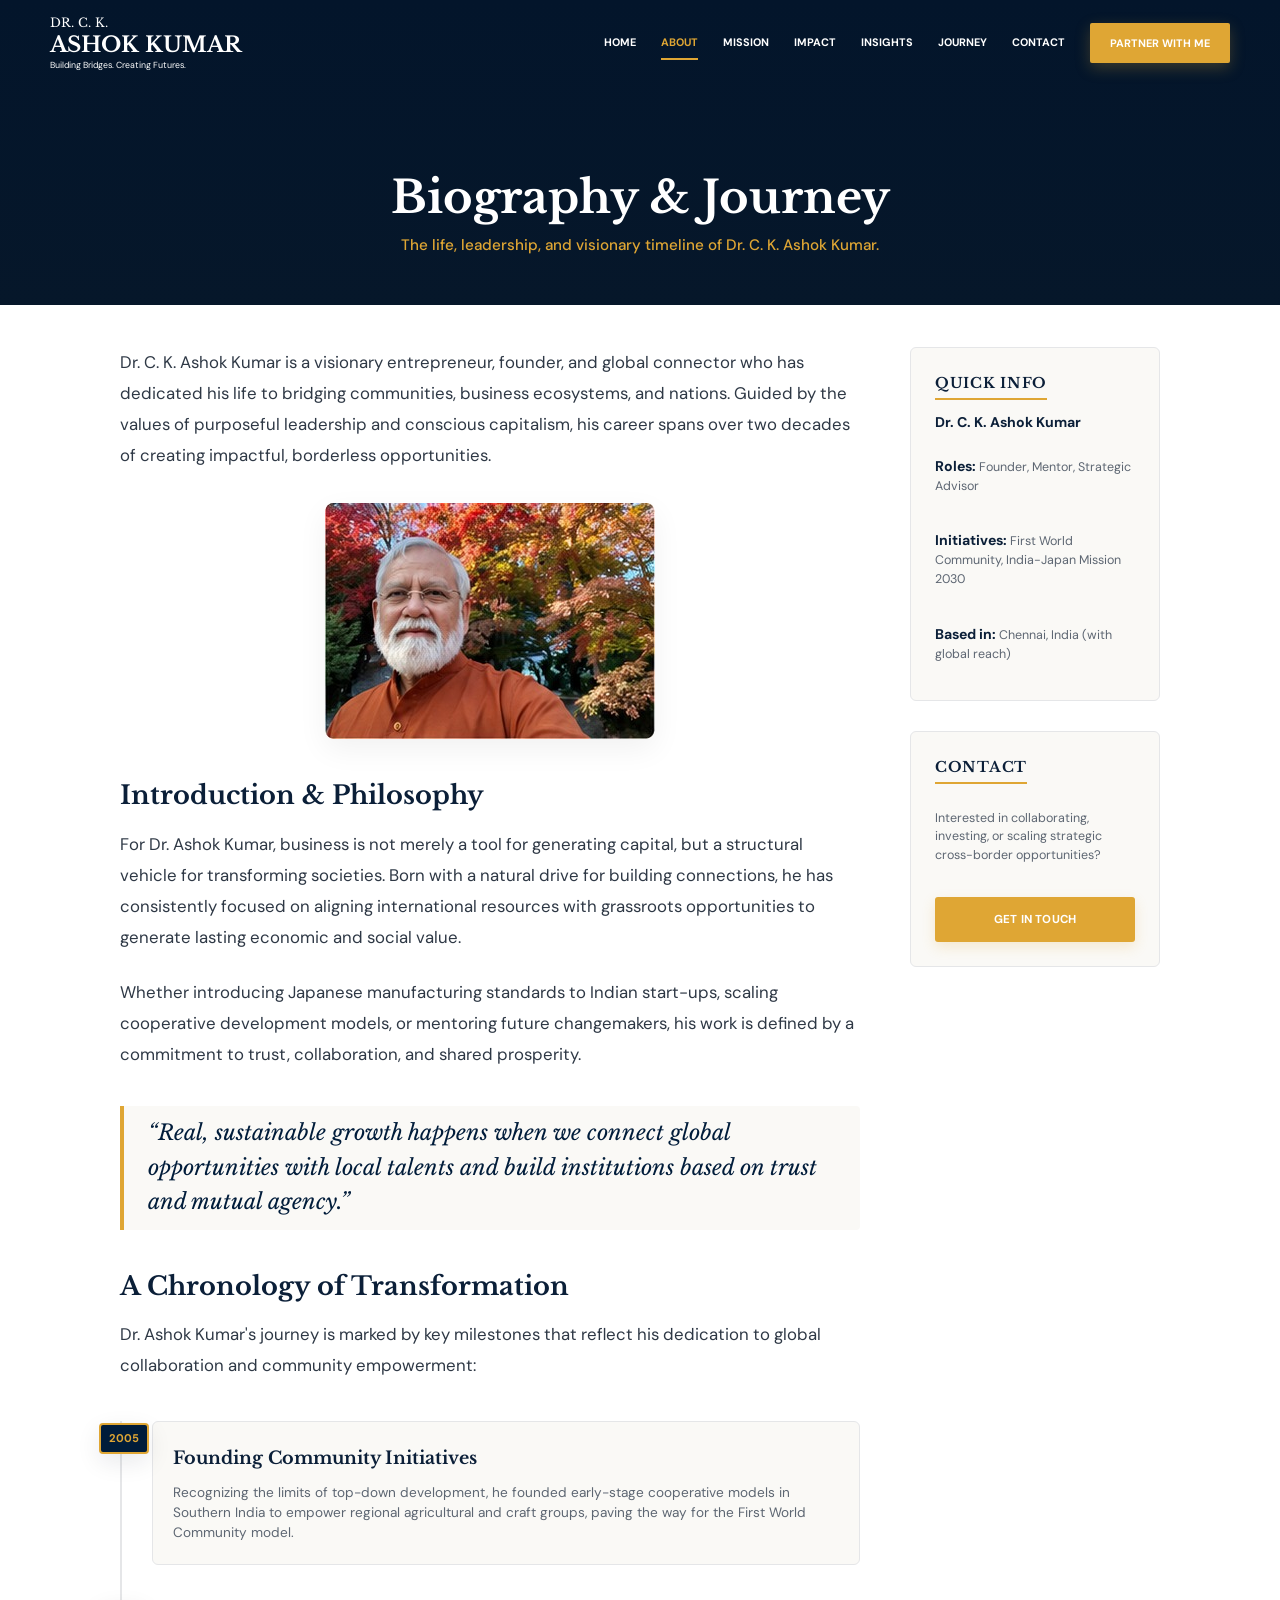
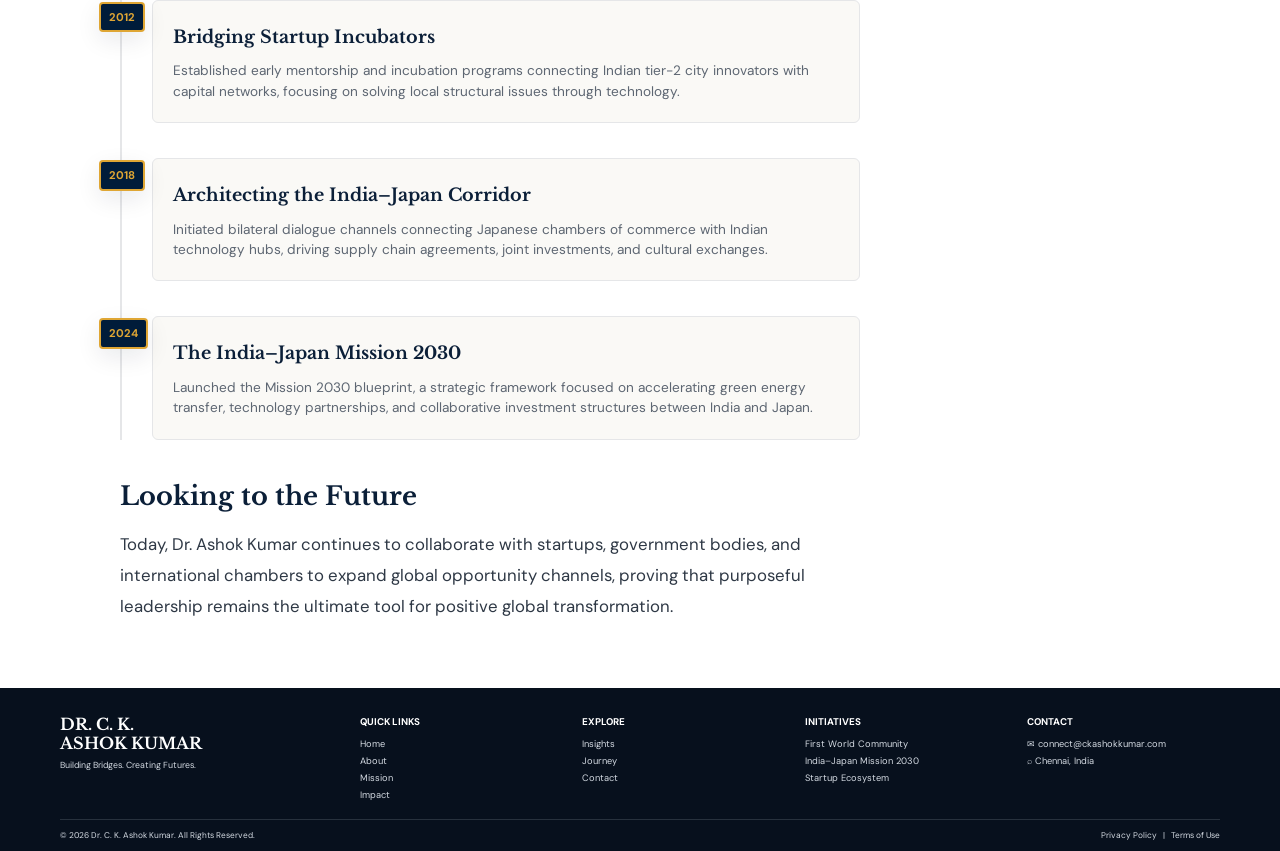
<file: biography.html>
<!doctype html>
<html lang="en">
<head>
  <meta charset="utf-8">
  <meta name="viewport" content="width=device-width, initial-scale=1">
  <meta name="description" content="Biography of Dr. C. K. Ashok Kumar — entrepreneur, founder, global connector.">
  <title>Biography — Dr. C. K. Ashok Kumar</title>
  <link rel="preconnect" href="https://fonts.googleapis.com">
  <link rel="preconnect" href="https://fonts.gstatic.com" crossorigin>
  <link href="https://fonts.googleapis.com/css2?family=DM+Sans:wght@400;500;600;700&family=Libre+Baskerville:wght@400;700&display=swap" rel="stylesheet">
  <link rel="stylesheet" href="styles.css">
</head>
<body>
  <header class="site-header scrolled" id="top">
    <a class="brand" href="index.html#top" aria-label="Home">
      <span>DR. C. K.</span>
      <strong>ASHOK KUMAR</strong>
      <small>Building Bridges. Creating Futures.</small>
    </a>
    <button class="menu-toggle" aria-label="Open menu" aria-expanded="false"><span></span><span></span><span></span></button>
    <nav class="nav" aria-label="Main navigation">
      <a href="index.html#top">Home</a>
      <a class="active" href="biography.html">About</a>
      <a href="index.html#mission">Mission</a>
      <a href="index.html#impact">Impact</a>
      <a href="insights.html">Insights</a>
      <a href="journey.html">Journey</a>
      <a href="contact.html">Contact</a>
      <a class="nav-cta" href="partner.html">Partner with me</a>
    </nav>
  </header>

  <main>
    <section class="archive-hero">
      <div class="shell">
        <h1>Biography &amp; Journey</h1>
        <p>The life, leadership, and visionary timeline of Dr. C. K. Ashok Kumar.</p>
      </div>
    </section>

    <section class="biography-body section">
      <div class="shell article-container">
        
        <div class="article-body">
          <p class="lead">Dr. C. K. Ashok Kumar is a visionary entrepreneur, founder, and global connector who has dedicated his life to bridging communities, business ecosystems, and nations. Guided by the values of purposeful leadership and conscious capitalism, his career spans over two decades of creating impactful, borderless opportunities.</p>

          <img src="assets/portrait-autumn.jpg" alt="Dr. C. K. Ashok Kumar portrait">

          <h2>Introduction &amp; Philosophy</h2>
          <p>For Dr. Ashok Kumar, business is not merely a tool for generating capital, but a structural vehicle for transforming societies. Born with a natural drive for building connections, he has consistently focused on aligning international resources with grassroots opportunities to generate lasting economic and social value.</p>
          <p>Whether introducing Japanese manufacturing standards to Indian start-ups, scaling cooperative development models, or mentoring future changemakers, his work is defined by a commitment to trust, collaboration, and shared prosperity.</p>

          <blockquote class="article-pullquote">
            <p>“Real, sustainable growth happens when we connect global opportunities with local talents and build institutions based on trust and mutual agency.”</p>
          </blockquote>

          <h2>A Chronology of Transformation</h2>
          <p>Dr. Ashok Kumar's journey is marked by key milestones that reflect his dedication to global collaboration and community empowerment:</p>
          
          <div class="timeline">
            <div class="timeline-item">
              <div class="timeline-badge">2005</div>
              <div class="timeline-content">
                <h3>Founding Community Initiatives</h3>
                <p>Recognizing the limits of top-down development, he founded early-stage cooperative models in Southern India to empower regional agricultural and craft groups, paving the way for the First World Community model.</p>
              </div>
            </div>

            <div class="timeline-item">
              <div class="timeline-badge">2012</div>
              <div class="timeline-content">
                <h3>Bridging Startup Incubators</h3>
                <p>Established early mentorship and incubation programs connecting Indian tier-2 city innovators with capital networks, focusing on solving local structural issues through technology.</p>
              </div>
            </div>

            <div class="timeline-item">
              <div class="timeline-badge">2018</div>
              <div class="timeline-content">
                <h3>Architecting the India–Japan Corridor</h3>
                <p>Initiated bilateral dialogue channels connecting Japanese chambers of commerce with Indian technology hubs, driving supply chain agreements, joint investments, and cultural exchanges.</p>
              </div>
            </div>

            <div class="timeline-item">
              <div class="timeline-badge">2024</div>
              <div class="timeline-content">
                <h3>The India–Japan Mission 2030</h3>
                <p>Launched the Mission 2030 blueprint, a strategic framework focused on accelerating green energy transfer, technology partnerships, and collaborative investment structures between India and Japan.</p>
              </div>
            </div>
          </div>

          <h2>Looking to the Future</h2>
          <p>Today, Dr. Ashok Kumar continues to collaborate with startups, government bodies, and international chambers to expand global opportunity channels, proving that purposeful leadership remains the ultimate tool for positive global transformation.</p>
        </div>

        <aside class="article-sidebar">
          <div class="sidebar-box">
            <h4>Quick Info</h4>
            <div class="author-card">
              <strong>Dr. C. K. Ashok Kumar</strong>
              <p><strong>Roles:</strong> Founder, Mentor, Strategic Advisor</p>
              <p><strong>Initiatives:</strong> First World Community, India-Japan Mission 2030</p>
              <p><strong>Based in:</strong> Chennai, India (with global reach)</p>
            </div>
          </div>

          <div class="sidebar-box">
            <h4>Contact</h4>
            <div class="author-card">
              <p>Interested in collaborating, investing, or scaling strategic cross-border opportunities?</p>
              <a href="index.html#contact" class="button gold" style="display: block; text-align: center; margin-top: 10px;">Get in Touch</a>
            </div>
          </div>
        </aside>

      </div>
    </section>
  </main>

  <footer>
    <div class="shell footer-grid">
      <div class="footer-brand"><strong>DR. C. K.<br>ASHOK KUMAR</strong><small>Building Bridges. Creating Futures.</small></div>
      <div><h3>Quick links</h3><a href="index.html#top">Home</a><a href="index.html#about">About</a><a href="index.html#mission">Mission</a><a href="index.html#impact">Impact</a></div>
      <div><h3>Explore</h3><a href="insights.html">Insights</a><a href="journey.html">Journey</a><a href="contact.html">Contact</a></div>
      <div><h3>Initiatives</h3><span>First World Community</span><span>India–Japan Mission 2030</span><span>Startup Ecosystem</span></div>
      <div><h3>Contact</h3><a href="mailto:connect@ckashokkumar.com">✉ connect@ckashokkumar.com</a><span>⌕ Chennai, India</span></div>
    </div>
    <div class="copyright shell">© 2026 Dr. C. K. Ashok Kumar. All Rights Reserved. <span>Privacy Policy &nbsp; | &nbsp; Terms of Use</span></div>
  </footer>

  <script src="script.js"></script>
  <button id="backToTop" class="back-to-top" aria-label="Back to top">↑</button>
</body>
</html>
</file>
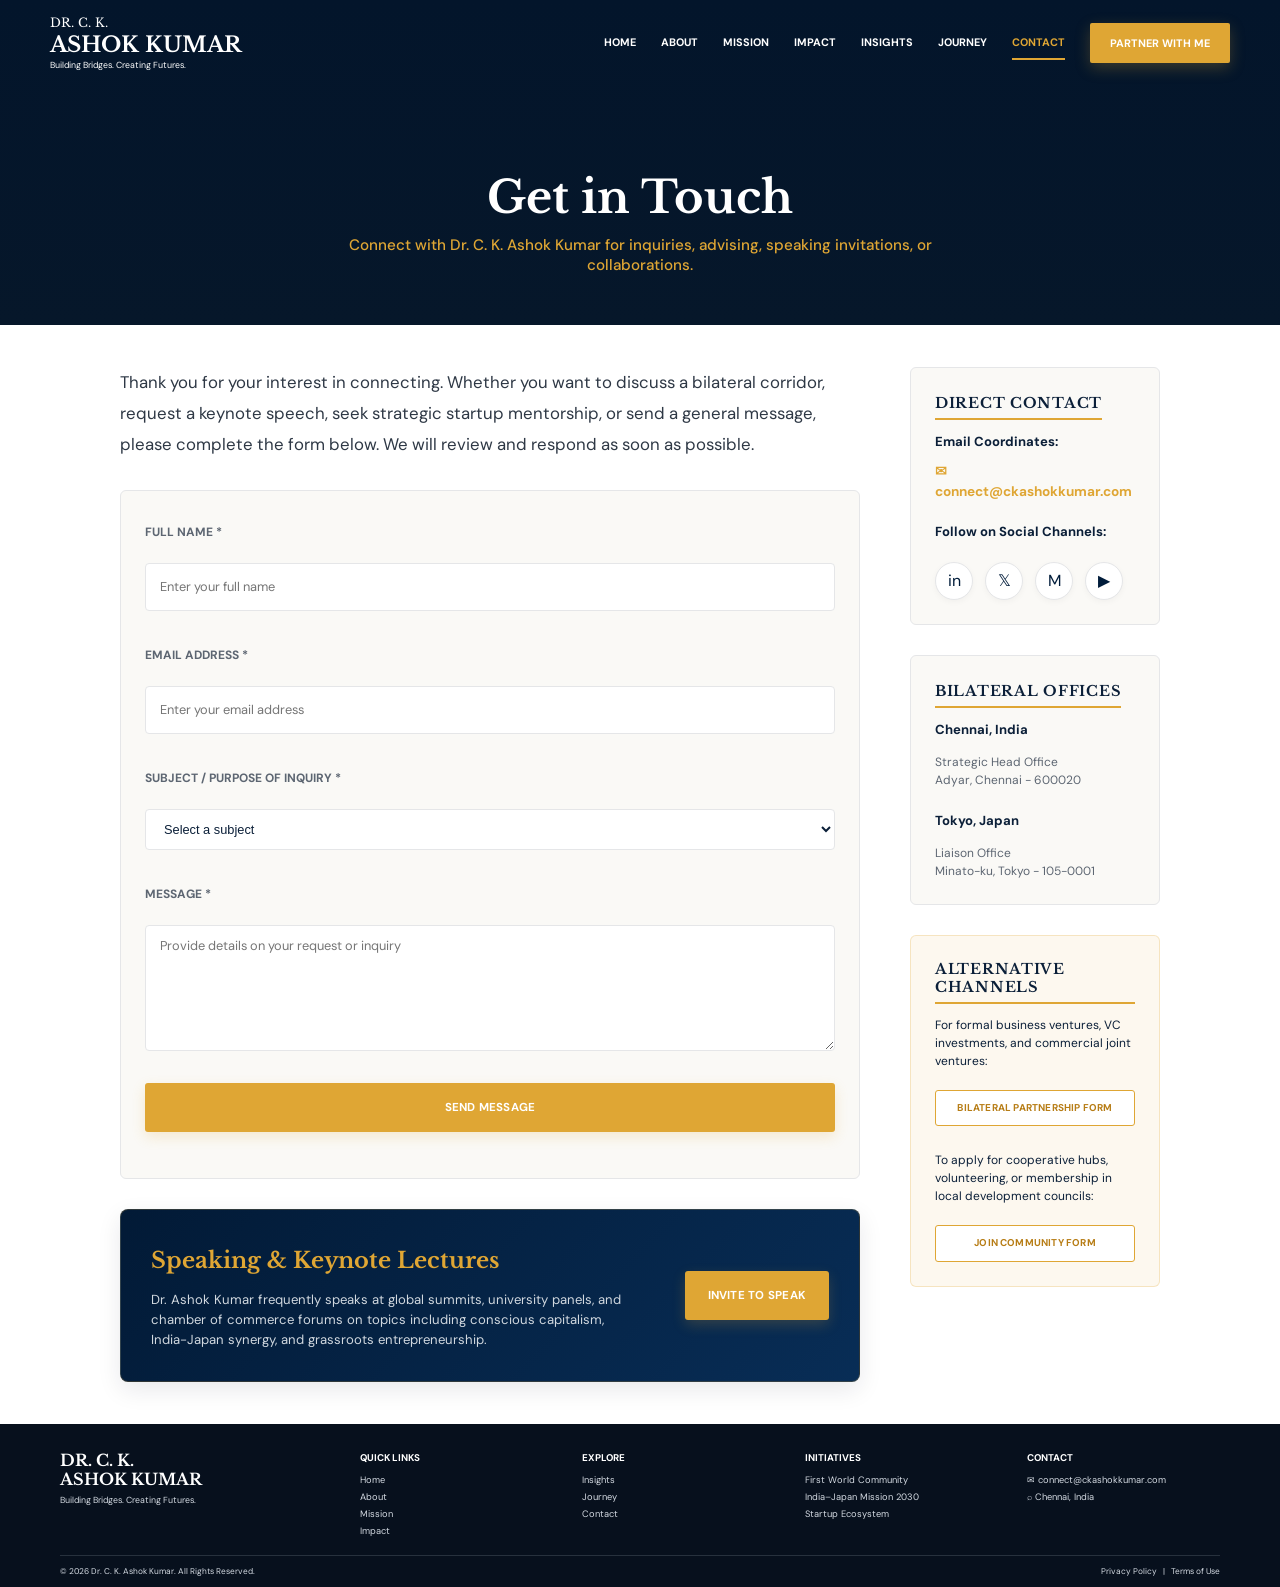
<file: contact.html>
<!doctype html>
<html lang="en">
<head>
  <meta charset="utf-8">
  <meta name="viewport" content="width=device-width, initial-scale=1">
  <meta name="description" content="Contact Dr. C. K. Ashok Kumar — General inquiries, speaking requests, advisory roles, and social channels.">
  <title>Contact — Dr. C. K. Ashok Kumar</title>
  <link rel="preconnect" href="https://fonts.googleapis.com">
  <link rel="preconnect" href="https://fonts.gstatic.com" crossorigin>
  <link href="https://fonts.googleapis.com/css2?family=DM+Sans:wght@400;500;600;700&family=Libre+Baskerville:wght@400;700&display=swap" rel="stylesheet">
  <link rel="stylesheet" href="styles.css">
</head>
<body>
  <header class="site-header scrolled" id="top">
    <a class="brand" href="index.html#top" aria-label="Home">
      <span>DR. C. K.</span>
      <strong>ASHOK KUMAR</strong>
      <small>Building Bridges. Creating Futures.</small>
    </a>
    <button class="menu-toggle" aria-label="Open menu" aria-expanded="false"><span></span><span></span><span></span></button>
    <nav class="nav" aria-label="Main navigation">
      <a href="index.html#top">Home</a>
      <a href="biography.html">About</a>
      <a href="index.html#mission">Mission</a>
      <a href="index.html#impact">Impact</a>
      <a href="insights.html">Insights</a>
      <a href="journey.html">Journey</a>
      <a class="active" href="contact.html">Contact</a>
      <a class="nav-cta" href="partner.html">Partner with me</a>
    </nav>
  </header>

  <main>
    <section class="archive-hero">
      <div class="shell">
        <h1>Get in Touch</h1>
        <p>Connect with Dr. C. K. Ashok Kumar for inquiries, advising, speaking invitations, or collaborations.</p>
      </div>
    </section>

    <section class="biography-body section">
      <div class="shell article-container">
        
        <div class="article-body">
          <p class="lead">Thank you for your interest in connecting. Whether you want to discuss a bilateral corridor, request a keynote speech, seek strategic startup mentorship, or send a general message, please complete the form below. We will review and respond as soon as possible.</p>
          
          <form id="contactForm" class="contact-form" style="margin-top: 30px; background: var(--cream); border-color: var(--line); color: var(--ink);">
            <div style="margin-bottom: 5px;"><label style="font-size: 0.75rem; font-weight: 700; text-transform: uppercase; color: var(--muted);">Full Name *</label></div>
            <input type="text" name="name" placeholder="Enter your full name" required style="background: #fff; color: var(--ink); border-color: var(--line);">
            
            <div style="margin-bottom: 5px; margin-top: 15px;"><label style="font-size: 0.75rem; font-weight: 700; text-transform: uppercase; color: var(--muted);">Email Address *</label></div>
            <input type="email" name="email" placeholder="Enter your email address" required style="background: #fff; color: var(--ink); border-color: var(--line);">

            <div style="margin-bottom: 5px; margin-top: 15px;"><label style="font-size: 0.75rem; font-weight: 700; text-transform: uppercase; color: var(--muted);">Subject / Purpose of Inquiry *</label></div>
            <select name="subject" required style="background: #fff; color: var(--ink); border-color: var(--line); width: 100%; padding: 11px 14px; border-radius: 4px; border: 1px solid var(--line); font-size: 0.8rem;">
              <option value="" disabled selected>Select a subject</option>
              <option value="speaking">Speaking Engagement / Keynote Request</option>
              <option value="advisory">Strategic Advisory &amp; Consulting</option>
              <option value="mentorship">Mentorship &amp; Startup Ecosystems</option>
              <option value="bilateral">India–Japan Collaborations</option>
              <option value="press">Press &amp; Media Inquiries</option>
              <option value="general">General Inquiries</option>
            </select>
            
            <div style="margin-bottom: 5px; margin-top: 15px;"><label style="font-size: 0.75rem; font-weight: 700; text-transform: uppercase; color: var(--muted);">Message *</label></div>
            <textarea name="message" rows="6" placeholder="Provide details on your request or inquiry" required style="background: #fff; color: var(--ink); border-color: var(--line); font-family: inherit;"></textarea>
            
            <button type="submit" class="button gold" style="width: 100%; margin-top: 20px;">Send Message</button>
            <div id="formStatus" class="form-status" style="margin-top: 10px;"></div>
          </form>

          <div class="speaking-box">
            <div class="speaking-content">
              <h3>Speaking &amp; Keynote Lectures</h3>
              <p>Dr. Ashok Kumar frequently speaks at global summits, university panels, and chamber of commerce forums on topics including conscious capitalism, India-Japan synergy, and grassroots entrepreneurship.</p>
            </div>
            <a href="mailto:connect@ckashokkumar.com?subject=Speaking%20Engagement%20Request" class="button gold">Invite to Speak</a>
          </div>
        </div>

        <aside class="article-sidebar">
          <div class="sidebar-box">
            <h4>Direct contact</h4>
            <div class="author-card">
              <strong style="font-size: 0.82rem; color: var(--ink);">Email Coordinates:</strong>
              <a href="mailto:connect@ckashokkumar.com" class="contact-card-link">✉ connect@ckashokkumar.com</a>
              
              <strong style="font-size: 0.82rem; color: var(--ink); margin-top: 10px;">Follow on Social Channels:</strong>
              <div class="social-links-container">
                <a href="https://linkedin.com" target="_blank" class="social-link-btn" aria-label="LinkedIn">in</a>
                <a href="https://twitter.com" target="_blank" class="social-link-btn" aria-label="Twitter">𝕏</a>
                <a href="https://medium.com" target="_blank" class="social-link-btn" aria-label="Medium">M</a>
                <a href="https://youtube.com" target="_blank" class="social-link-btn" aria-label="YouTube">▶</a>
              </div>
            </div>
          </div>

          <div class="sidebar-box">
            <h4>Bilateral Offices</h4>
            <div class="author-card">
              <strong style="font-size: 0.82rem; color: var(--ink);">Chennai, India</strong>
              <p style="margin: 3px 0 0; font-size: 0.75rem;">Strategic Head Office<br>Adyar, Chennai - 600020</p>
              
              <strong style="font-size: 0.82rem; color: var(--ink); margin-top: 12px;">Tokyo, Japan</strong>
              <p style="margin: 3px 0 0; font-size: 0.75rem;">Liaison Office<br>Minato-ku, Tokyo - 105-0001</p>
            </div>
          </div>

          <div class="sidebar-box" style="background: rgba(223, 166, 52, 0.08); border-color: rgba(223, 166, 52, 0.25);">
            <h4>Alternative Channels</h4>
            <div class="author-card">
              <p style="margin: 0 0 10px; font-size: 0.75rem; color: var(--ink);">For formal business ventures, VC investments, and commercial joint ventures:</p>
              <a href="partner.html" class="button outline" style="font-size: 0.62rem; padding: 10px; width: 100%; text-align: center;">Bilateral Partnership Form</a>
              
              <p style="margin: 15px 0 10px; font-size: 0.75rem; color: var(--ink);">To apply for cooperative hubs, volunteering, or membership in local development councils:</p>
              <a href="membership.html" class="button outline" style="font-size: 0.62rem; padding: 10px; width: 100%; text-align: center;">Join Community Form</a>
            </div>
          </div>
        </aside>

      </div>
    </section>
  </main>

  <footer>
    <div class="shell footer-grid">
      <div class="footer-brand"><strong>DR. C. K.<br>ASHOK KUMAR</strong><small>Building Bridges. Creating Futures.</small></div>
      <div><h3>Quick links</h3><a href="index.html#top">Home</a><a href="biography.html">About</a><a href="index.html#mission">Mission</a><a href="index.html#impact">Impact</a></div>
      <div><h3>Explore</h3><a href="insights.html">Insights</a><a href="journey.html">Journey</a><a href="contact.html">Contact</a></div>
      <div><h3>Initiatives</h3><span>First World Community</span><span>India–Japan Mission 2030</span><span>Startup Ecosystem</span></div>
      <div><h3>Contact</h3><a href="mailto:connect@ckashokkumar.com">✉ connect@ckashokkumar.com</a><span>⌕ Chennai, India</span></div>
    </div>
    <div class="copyright shell">© 2026 Dr. C. K. Ashok Kumar. All Rights Reserved. <span>Privacy Policy &nbsp; | &nbsp; Terms of Use</span></div>
  </footer>

  <button id="backToTop" class="back-to-top" aria-label="Back to top">↑</button>

  <script src="script.js"></script>
</body>
</html>
</file>
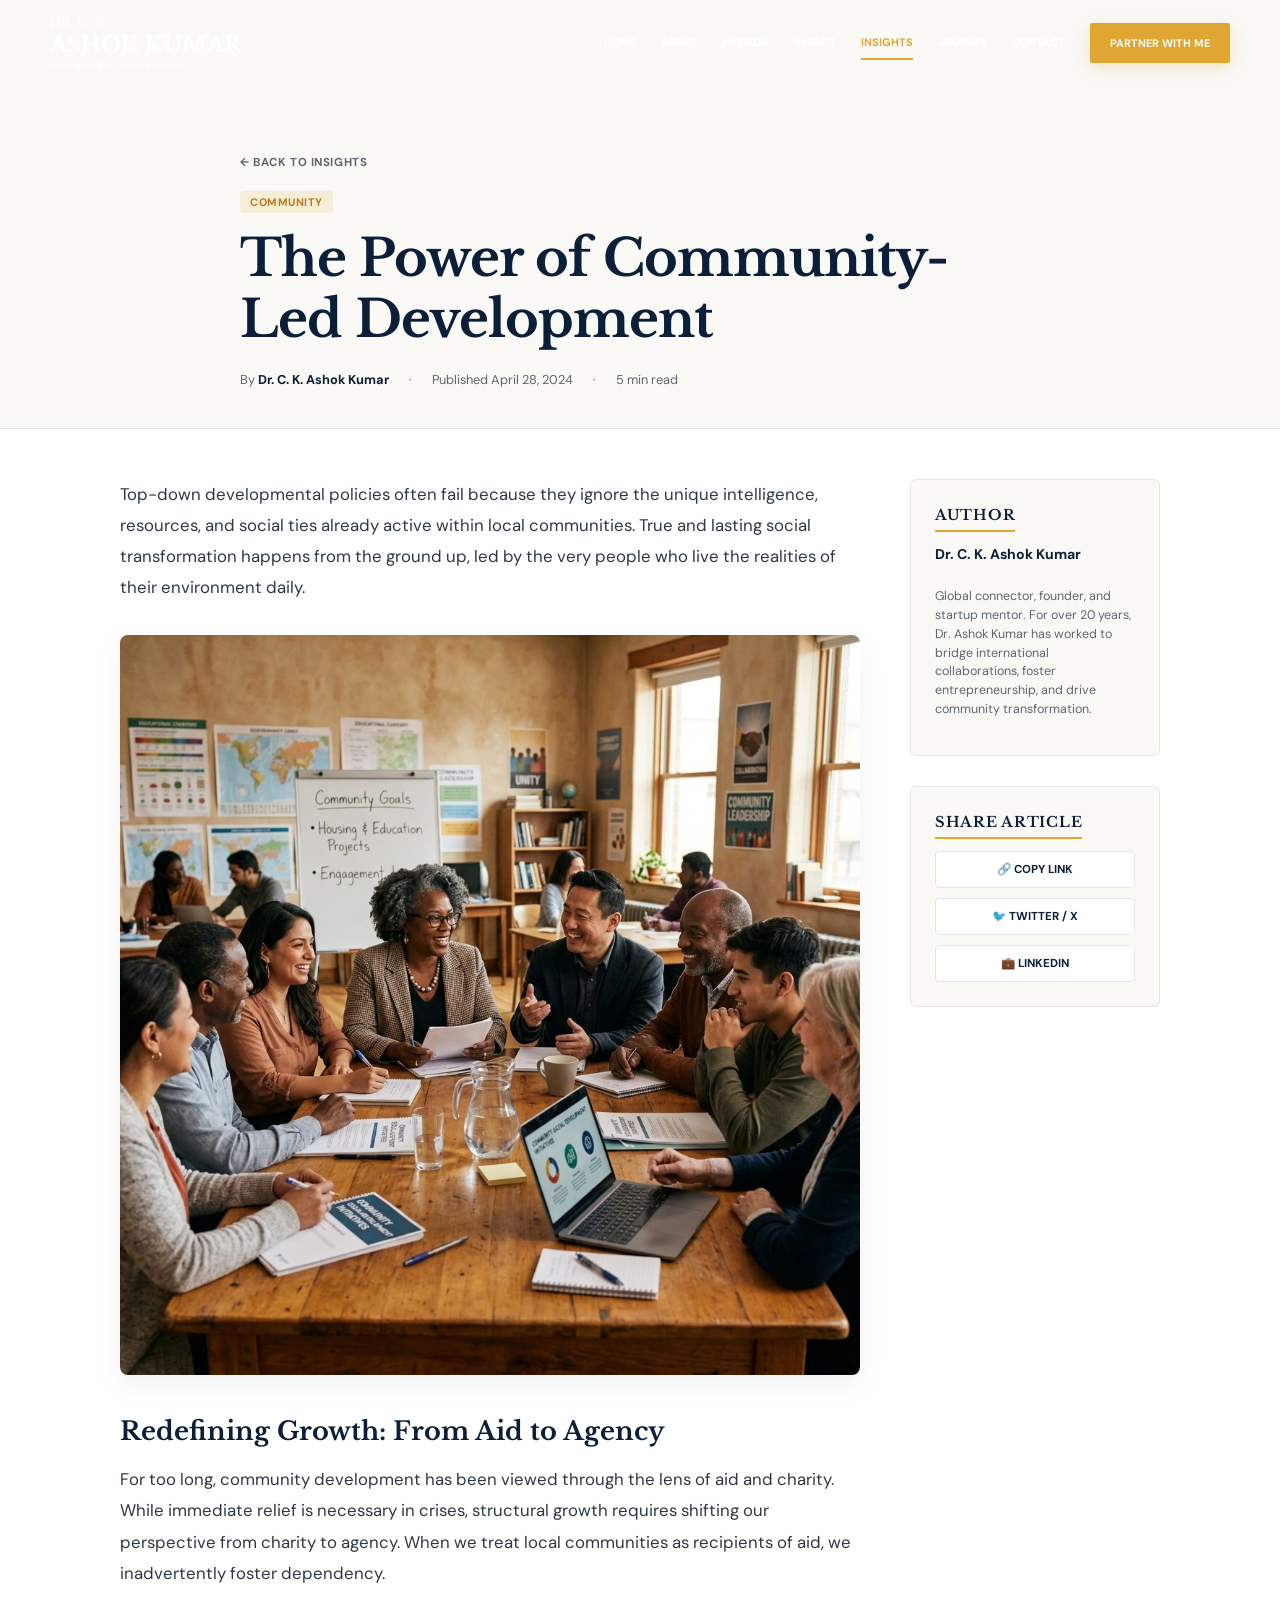
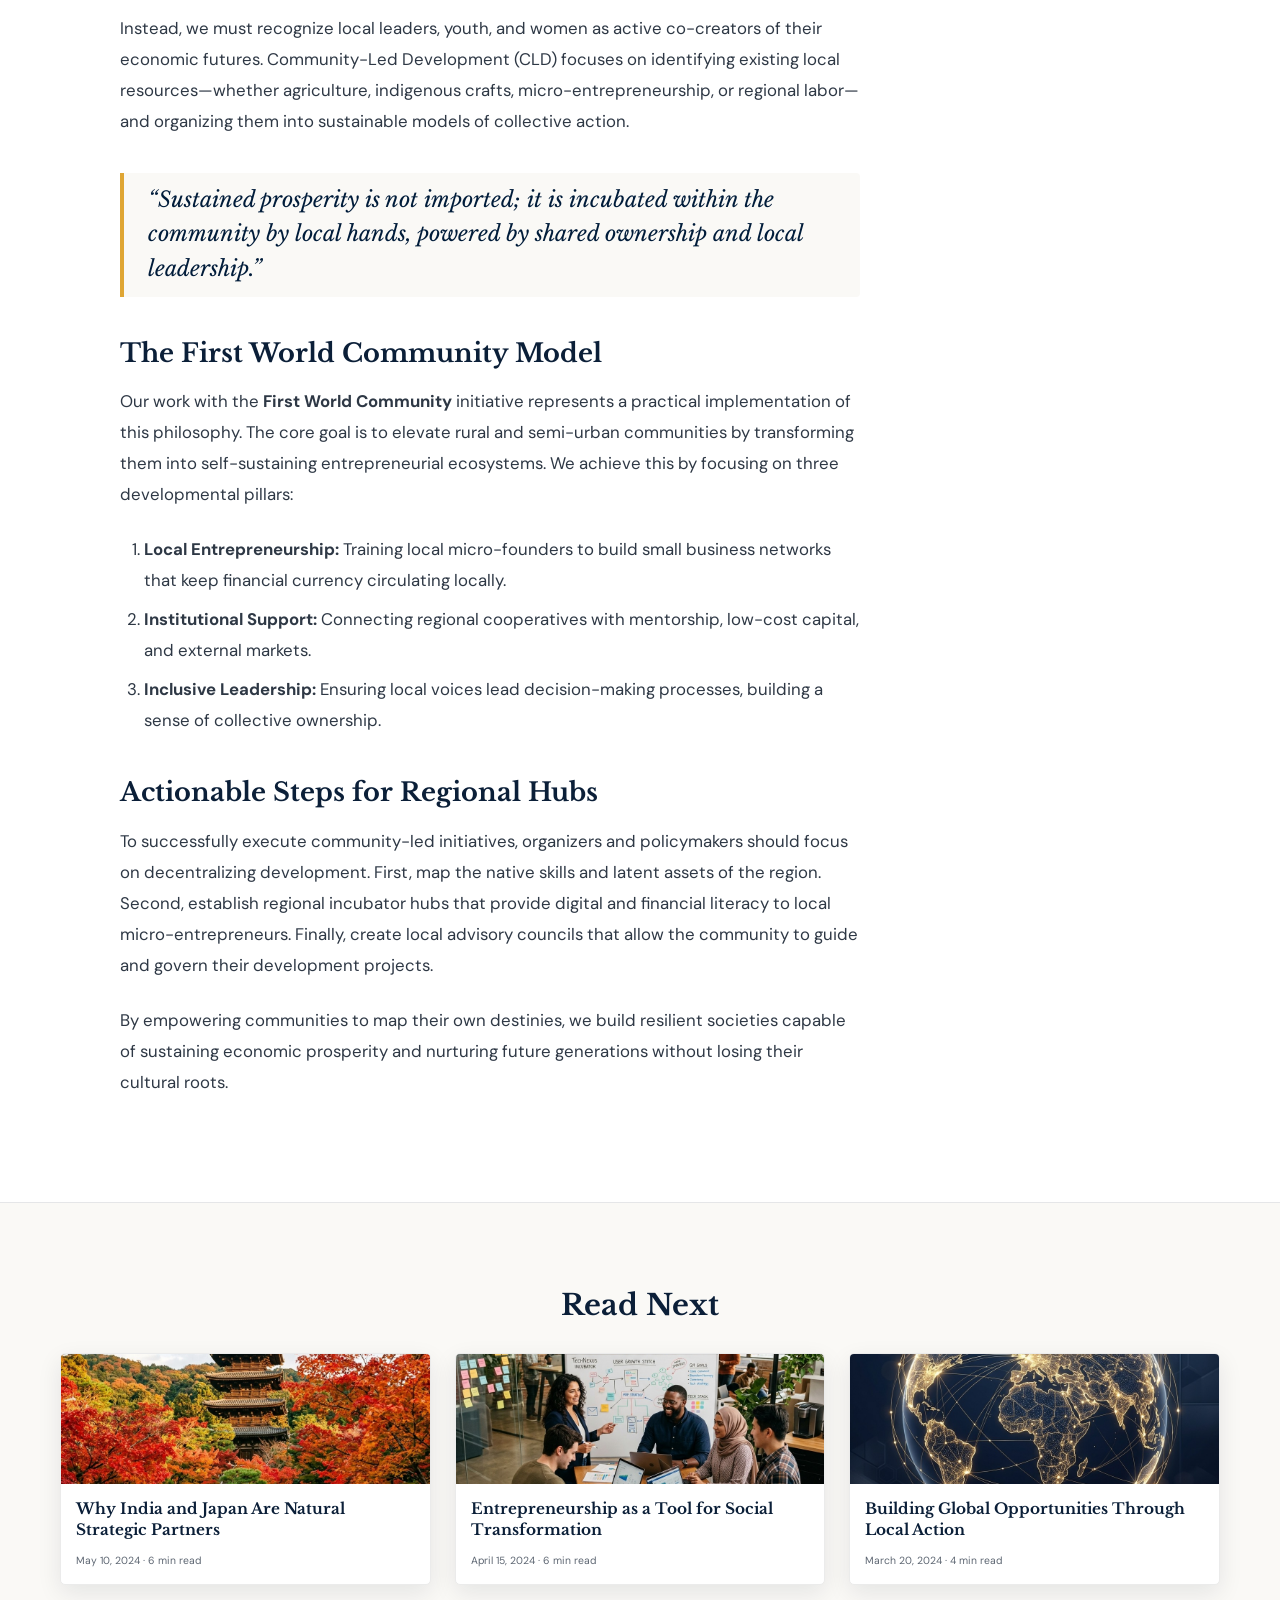
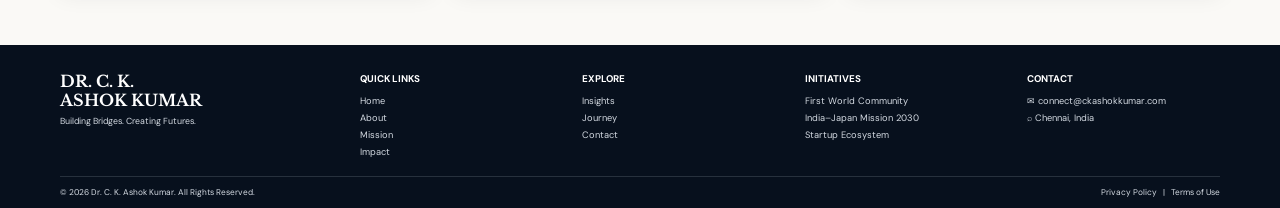
<file: insight-community-development.html>
<!doctype html>
<html lang="en">
<head>
  <meta charset="utf-8">
  <meta name="viewport" content="width=device-width, initial-scale=1">
  <meta name="description" content="The Power of Community-Led Development — an analysis by Dr. C. K. Ashok Kumar.">
  <title>The Power of Community-Led Development — Dr. C. K. Ashok Kumar</title>
  <link rel="preconnect" href="https://fonts.googleapis.com">
  <link rel="preconnect" href="https://fonts.gstatic.com" crossorigin>
  <link href="https://fonts.googleapis.com/css2?family=DM+Sans:wght@400;500;600;700&family=Libre+Baskerville:wght@400;700&display=swap" rel="stylesheet">
  <link rel="stylesheet" href="styles.css">
</head>
<body>
  <header class="site-header scrolled" id="top">
    <a class="brand" href="index.html#top" aria-label="Home">
      <span>DR. C. K.</span>
      <strong>ASHOK KUMAR</strong>
      <small>Building Bridges. Creating Futures.</small>
    </a>
    <button class="menu-toggle" aria-label="Open menu" aria-expanded="false"><span></span><span></span><span></span></button>
    <nav class="nav" aria-label="Main navigation">
      <a href="index.html#top">Home</a>
      <a href="biography.html">About</a>
      <a href="index.html#mission">Mission</a>
      <a href="index.html#impact">Impact</a>
      <a class="active" href="insights.html">Insights</a>
      <a href="journey.html">Journey</a>
      <a href="contact.html">Contact</a>
      <a class="nav-cta" href="partner.html">Partner with me</a>
    </nav>
  </header>

  <main>
    <article class="blog-post">
      <header class="article-header-wrapper">
        <div class="shell article-header">
          <a href="insights.html" class="back-link">← Back to insights</a>
          <div>
            <span class="article-category">Community</span>
          </div>
          <h1>The Power of Community-Led Development</h1>
          <div class="article-meta">
            <span>By <strong>Dr. C. K. Ashok Kumar</strong></span>
            <span>·</span>
            <span>Published April 28, 2024</span>
            <span>·</span>
            <span>5 min read</span>
          </div>
        </div>
      </header>

      <div class="article-body-wrapper">
        <div class="shell article-container">
          <div class="article-body">
            <p class="lead">Top-down developmental policies often fail because they ignore the unique intelligence, resources, and social ties already active within local communities. True and lasting social transformation happens from the ground up, led by the very people who live the realities of their environment daily.</p>

            <img src="assets/insight-community.jpg" alt="Community leaders and members in discussion">

            <h2>Redefining Growth: From Aid to Agency</h2>
            <p>For too long, community development has been viewed through the lens of aid and charity. While immediate relief is necessary in crises, structural growth requires shifting our perspective from charity to agency. When we treat local communities as recipients of aid, we inadvertently foster dependency.</p>
            <p>Instead, we must recognize local leaders, youth, and women as active co-creators of their economic futures. Community-Led Development (CLD) focuses on identifying existing local resources—whether agriculture, indigenous crafts, micro-entrepreneurship, or regional labor—and organizing them into sustainable models of collective action.</p>

            <blockquote class="article-pullquote">
              <p>“Sustained prosperity is not imported; it is incubated within the community by local hands, powered by shared ownership and local leadership.”</p>
            </blockquote>

            <h2>The First World Community Model</h2>
            <p>Our work with the <strong>First World Community</strong> initiative represents a practical implementation of this philosophy. The core goal is to elevate rural and semi-urban communities by transforming them into self-sustaining entrepreneurial ecosystems. We achieve this by focusing on three developmental pillars:</p>
            <ol>
              <li><strong>Local Entrepreneurship:</strong> Training local micro-founders to build small business networks that keep financial currency circulating locally.</li>
              <li><strong>Institutional Support:</strong> Connecting regional cooperatives with mentorship, low-cost capital, and external markets.</li>
              <li><strong>Inclusive Leadership:</strong> Ensuring local voices lead decision-making processes, building a sense of collective ownership.</li>
            </ol>

            <h2>Actionable Steps for Regional Hubs</h2>
            <p>To successfully execute community-led initiatives, organizers and policymakers should focus on decentralizing development. First, map the native skills and latent assets of the region. Second, establish regional incubator hubs that provide digital and financial literacy to local micro-entrepreneurs. Finally, create local advisory councils that allow the community to guide and govern their development projects.</p>
            <p>By empowering communities to map their own destinies, we build resilient societies capable of sustaining economic prosperity and nurturing future generations without losing their cultural roots.</p>
          </div>

          <aside class="article-sidebar">
            <div class="sidebar-box">
              <h4>Author</h4>
              <div class="author-card">
                <strong>Dr. C. K. Ashok Kumar</strong>
                <p>Global connector, founder, and startup mentor. For over 20 years, Dr. Ashok Kumar has worked to bridge international collaborations, foster entrepreneurship, and drive community transformation.</p>
              </div>
            </div>

            <div class="sidebar-box">
              <h4>Share Article</h4>
              <div class="share-buttons">
                <button class="share-btn" onclick="alert('Link copied to clipboard!')">🔗 Copy Link</button>
                <button class="share-btn" onclick="window.open('https://twitter.com/share?url='+encodeURIComponent(window.location.href))">🐦 Twitter / X</button>
                <button class="share-btn" onclick="window.open('https://www.linkedin.com/sharing/share-offsite/?url='+encodeURIComponent(window.location.href))">💼 LinkedIn</button>
              </div>
            </div>
          </aside>
        </div>
      </div>
    </article>

    <section class="read-next-section">
      <div class="shell">
        <h2>Read Next</h2>
        <div class="read-next-grid">
          <!-- Suggestion 1 -->
          <article>
            <a class="card-link" href="insight-india-japan.html">
              <img src="assets/insight-temple.jpg" alt="Japanese temple">
              <div class="card-body">
                <h3>Why India and Japan Are Natural Strategic Partners</h3>
                <span>May 10, 2024 · 6 min read</span>
              </div>
            </a>
          </article>
          <!-- Suggestion 2 -->
          <article>
            <a class="card-link" href="insight-entrepreneurship.html">
              <img src="assets/insight-entrepreneurs.jpg" alt="Entrepreneurs collaborating">
              <div class="card-body">
                <h3>Entrepreneurship as a Tool for Social Transformation</h3>
                <span>April 15, 2024 · 6 min read</span>
              </div>
            </a>
          </article>
          <!-- Suggestion 3 -->
          <article>
            <a class="card-link" href="insight-global-opportunities.html">
              <img src="assets/insight-global.jpg" alt="Global connections">
              <div class="card-body">
                <h3>Building Global Opportunities Through Local Action</h3>
                <span>March 20, 2024 · 4 min read</span>
              </div>
            </a>
          </article>
        </div>
      </div>
    </section>
  </main>

  <footer>
    <div class="shell footer-grid">
      <div class="footer-brand"><strong>DR. C. K.<br>ASHOK KUMAR</strong><small>Building Bridges. Creating Futures.</small></div>
      <div><h3>Quick links</h3><a href="index.html#top">Home</a><a href="biography.html">About</a><a href="index.html#mission">Mission</a><a href="index.html#impact">Impact</a></div>
      <div><h3>Explore</h3><a href="insights.html">Insights</a><a href="journey.html">Journey</a><a href="contact.html">Contact</a></div>
      <div><h3>Initiatives</h3><span>First World Community</span><span>India–Japan Mission 2030</span><span>Startup Ecosystem</span></div>
      <div><h3>Contact</h3><a href="mailto:connect@ckashokkumar.com">✉ connect@ckashokkumar.com</a><span>⌕ Chennai, India</span></div>
    </div>
    <div class="copyright shell">© 2026 Dr. C. K. Ashok Kumar. All Rights Reserved. <span>Privacy Policy &nbsp; | &nbsp; Terms of Use</span></div>
  </footer>

  <script src="script.js"></script>
  <button id="backToTop" class="back-to-top" aria-label="Back to top">↑</button>
</body>
</html>
</file>
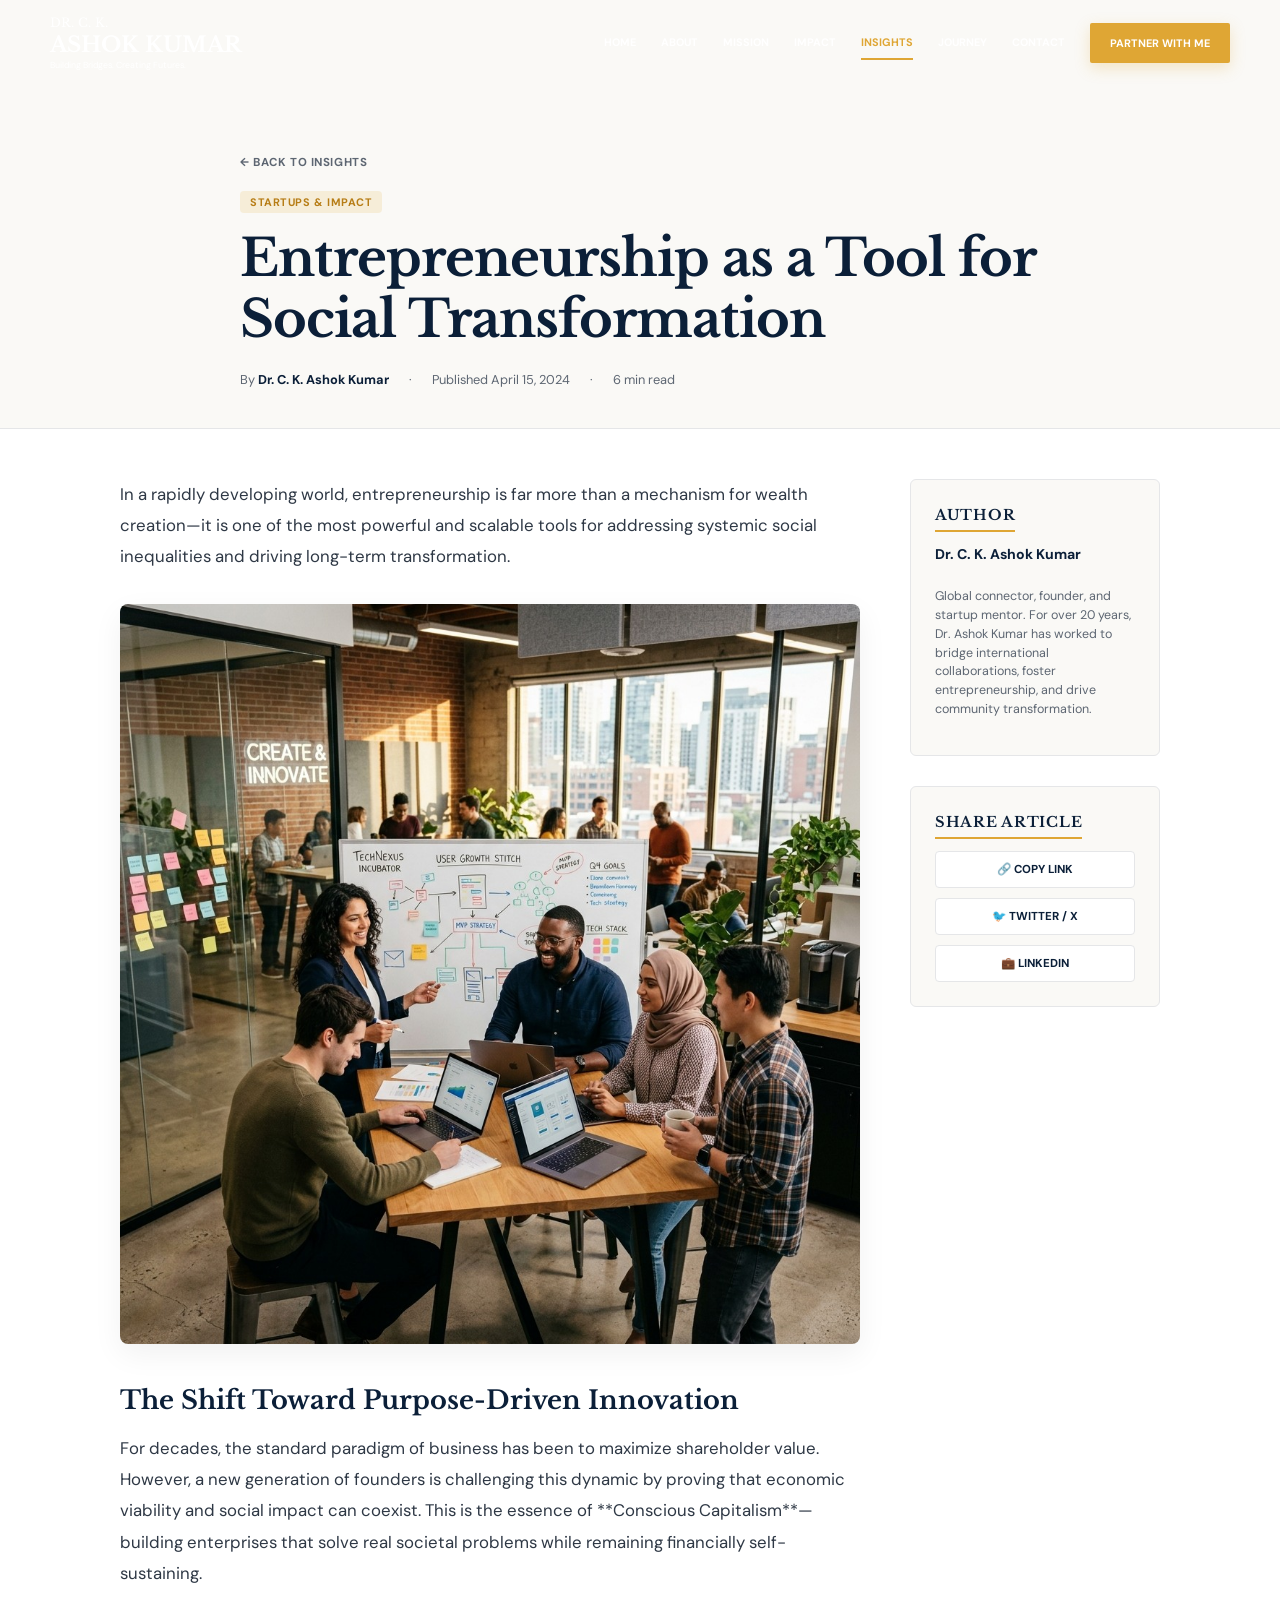
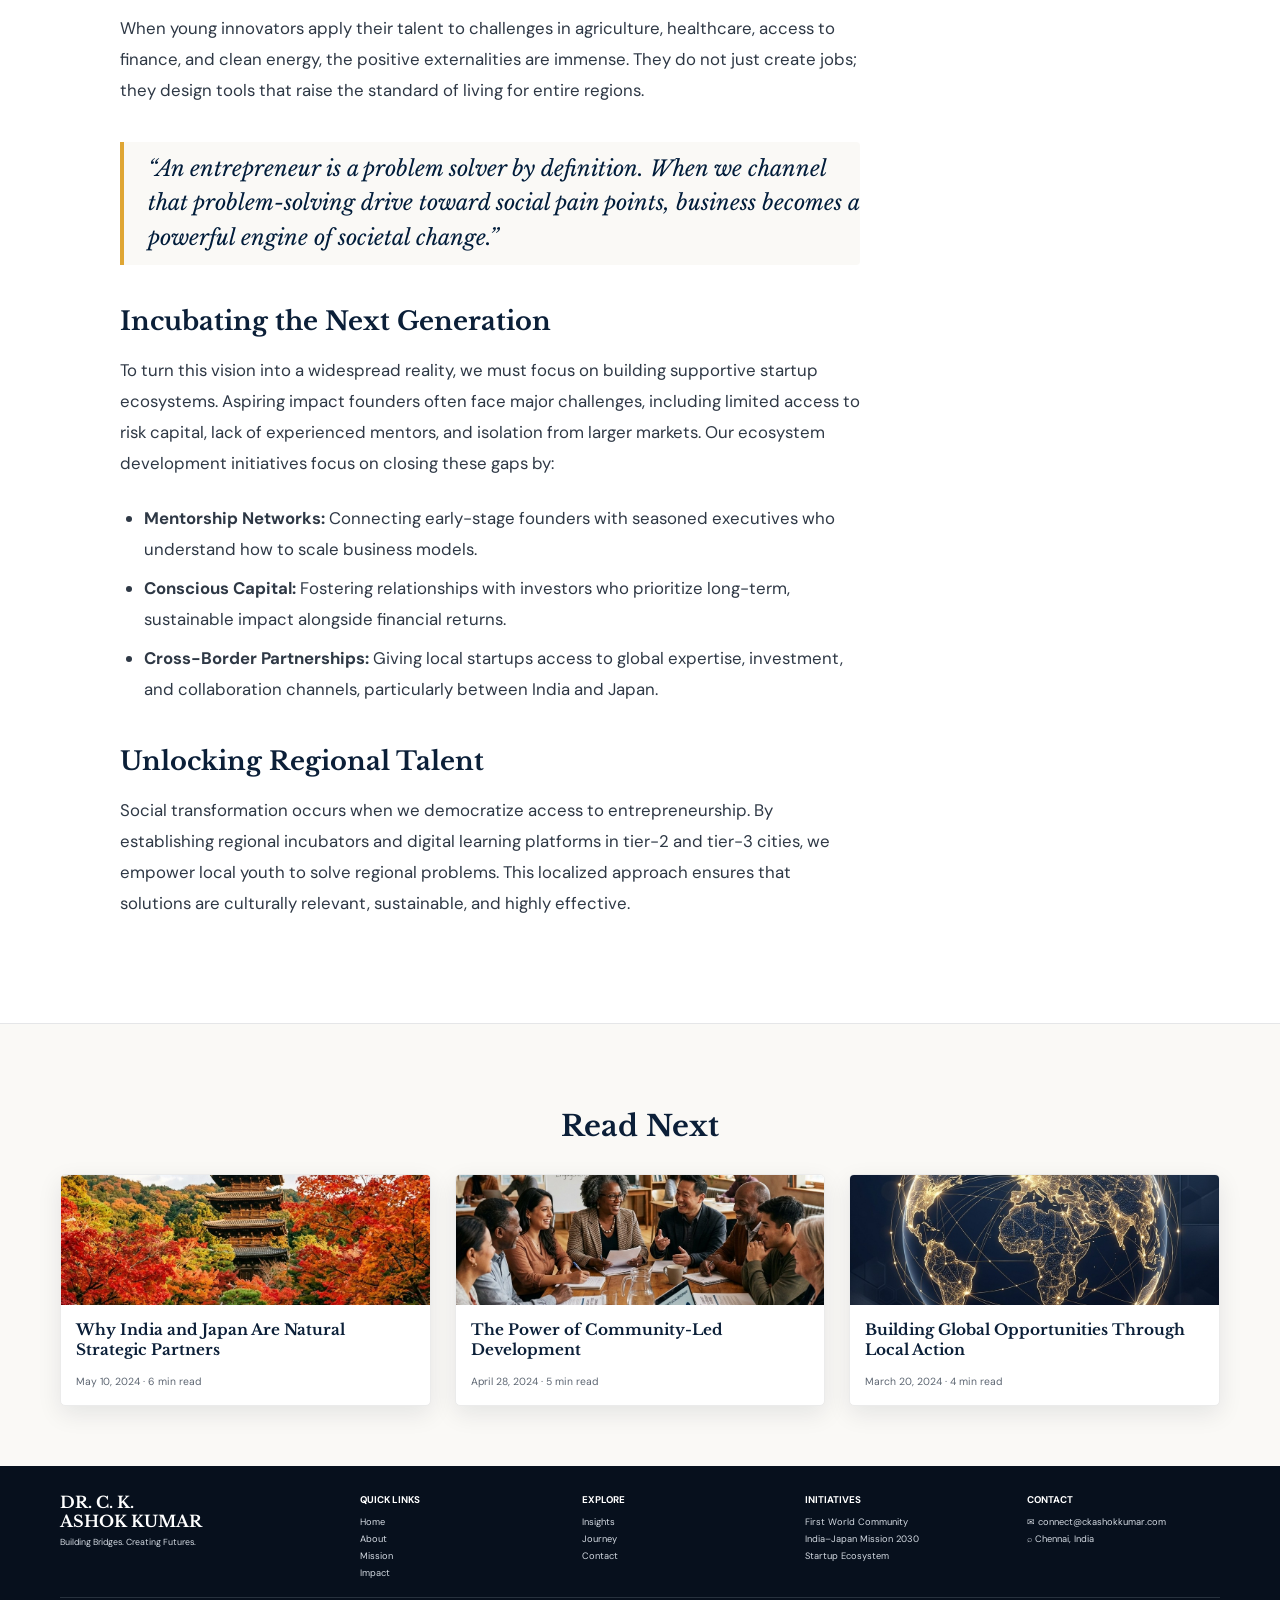
<file: insight-entrepreneurship.html>
<!doctype html>
<html lang="en">
<head>
  <meta charset="utf-8">
  <meta name="viewport" content="width=device-width, initial-scale=1">
  <meta name="description" content="Entrepreneurship as a Tool for Social Transformation — an analysis by Dr. C. K. Ashok Kumar.">
  <title>Entrepreneurship as a Tool for Social Transformation — Dr. C. K. Ashok Kumar</title>
  <link rel="preconnect" href="https://fonts.googleapis.com">
  <link rel="preconnect" href="https://fonts.gstatic.com" crossorigin>
  <link href="https://fonts.googleapis.com/css2?family=DM+Sans:wght@400;500;600;700&family=Libre+Baskerville:wght@400;700&display=swap" rel="stylesheet">
  <link rel="stylesheet" href="styles.css">
</head>
<body>
  <header class="site-header scrolled" id="top">
    <a class="brand" href="index.html#top" aria-label="Home">
      <span>DR. C. K.</span>
      <strong>ASHOK KUMAR</strong>
      <small>Building Bridges. Creating Futures.</small>
    </a>
    <button class="menu-toggle" aria-label="Open menu" aria-expanded="false"><span></span><span></span><span></span></button>
    <nav class="nav" aria-label="Main navigation">
      <a href="index.html#top">Home</a>
      <a href="biography.html">About</a>
      <a href="index.html#mission">Mission</a>
      <a href="index.html#impact">Impact</a>
      <a class="active" href="insights.html">Insights</a>
      <a href="journey.html">Journey</a>
      <a href="contact.html">Contact</a>
      <a class="nav-cta" href="partner.html">Partner with me</a>
    </nav>
  </header>

  <main>
    <article class="blog-post">
      <header class="article-header-wrapper">
        <div class="shell article-header">
          <a href="insights.html" class="back-link">← Back to insights</a>
          <div>
            <span class="article-category">Startups &amp; Impact</span>
          </div>
          <h1>Entrepreneurship as a Tool for Social Transformation</h1>
          <div class="article-meta">
            <span>By <strong>Dr. C. K. Ashok Kumar</strong></span>
            <span>·</span>
            <span>Published April 15, 2024</span>
            <span>·</span>
            <span>6 min read</span>
          </div>
        </div>
      </header>

      <div class="article-body-wrapper">
        <div class="shell article-container">
          <div class="article-body">
            <p class="lead">In a rapidly developing world, entrepreneurship is far more than a mechanism for wealth creation—it is one of the most powerful and scalable tools for addressing systemic social inequalities and driving long-term transformation.</p>

            <img src="assets/insight-entrepreneurs.jpg" alt="Entrepreneurs collaborating and discussing business ideas">

            <h2>The Shift Toward Purpose-Driven Innovation</h2>
            <p>For decades, the standard paradigm of business has been to maximize shareholder value. However, a new generation of founders is challenging this dynamic by proving that economic viability and social impact can coexist. This is the essence of **Conscious Capitalism**—building enterprises that solve real societal problems while remaining financially self-sustaining.</p>
            <p>When young innovators apply their talent to challenges in agriculture, healthcare, access to finance, and clean energy, the positive externalities are immense. They do not just create jobs; they design tools that raise the standard of living for entire regions.</p>

            <blockquote class="article-pullquote">
              <p>“An entrepreneur is a problem solver by definition. When we channel that problem-solving drive toward social pain points, business becomes a powerful engine of societal change.”</p>
            </blockquote>

            <h2>Incubating the Next Generation</h2>
            <p>To turn this vision into a widespread reality, we must focus on building supportive startup ecosystems. Aspiring impact founders often face major challenges, including limited access to risk capital, lack of experienced mentors, and isolation from larger markets. Our ecosystem development initiatives focus on closing these gaps by:</p>
            <ul>
              <li><strong>Mentorship Networks:</strong> Connecting early-stage founders with seasoned executives who understand how to scale business models.</li>
              <li><strong>Conscious Capital:</strong> Fostering relationships with investors who prioritize long-term, sustainable impact alongside financial returns.</li>
              <li><strong>Cross-Border Partnerships:</strong> Giving local startups access to global expertise, investment, and collaboration channels, particularly between India and Japan.</li>
            </ul>

            <h2>Unlocking Regional Talent</h2>
            <p>Social transformation occurs when we democratize access to entrepreneurship. By establishing regional incubators and digital learning platforms in tier-2 and tier-3 cities, we empower local youth to solve regional problems. This localized approach ensures that solutions are culturally relevant, sustainable, and highly effective.</p>
          </div>

          <aside class="article-sidebar">
            <div class="sidebar-box">
              <h4>Author</h4>
              <div class="author-card">
                <strong>Dr. C. K. Ashok Kumar</strong>
                <p>Global connector, founder, and startup mentor. For over 20 years, Dr. Ashok Kumar has worked to bridge international collaborations, foster entrepreneurship, and drive community transformation.</p>
              </div>
            </div>

            <div class="sidebar-box">
              <h4>Share Article</h4>
              <div class="share-buttons">
                <button class="share-btn" onclick="alert('Link copied to clipboard!')">🔗 Copy Link</button>
                <button class="share-btn" onclick="window.open('https://twitter.com/share?url='+encodeURIComponent(window.location.href))">🐦 Twitter / X</button>
                <button class="share-btn" onclick="window.open('https://www.linkedin.com/sharing/share-offsite/?url='+encodeURIComponent(window.location.href))">💼 LinkedIn</button>
              </div>
            </div>
          </aside>
        </div>
      </div>
    </article>

    <section class="read-next-section">
      <div class="shell">
        <h2>Read Next</h2>
        <div class="read-next-grid">
          <!-- Suggestion 1 -->
          <article>
            <a class="card-link" href="insight-india-japan.html">
              <img src="assets/insight-temple.jpg" alt="Japanese temple">
              <div class="card-body">
                <h3>Why India and Japan Are Natural Strategic Partners</h3>
                <span>May 10, 2024 · 6 min read</span>
              </div>
            </a>
          </article>
          <!-- Suggestion 2 -->
          <article>
            <a class="card-link" href="insight-community-development.html">
              <img src="assets/insight-community.jpg" alt="Community development">
              <div class="card-body">
                <h3>The Power of Community-Led Development</h3>
                <span>April 28, 2024 · 5 min read</span>
              </div>
            </a>
          </article>
          <!-- Suggestion 3 -->
          <article>
            <a class="card-link" href="insight-global-opportunities.html">
              <img src="assets/insight-global.jpg" alt="Global connections">
              <div class="card-body">
                <h3>Building Global Opportunities Through Local Action</h3>
                <span>March 20, 2024 · 4 min read</span>
              </div>
            </a>
          </article>
        </div>
      </div>
    </section>
  </main>

  <footer>
    <div class="shell footer-grid">
      <div class="footer-brand"><strong>DR. C. K.<br>ASHOK KUMAR</strong><small>Building Bridges. Creating Futures.</small></div>
      <div><h3>Quick links</h3><a href="index.html#top">Home</a><a href="biography.html">About</a><a href="index.html#mission">Mission</a><a href="index.html#impact">Impact</a></div>
      <div><h3>Explore</h3><a href="insights.html">Insights</a><a href="journey.html">Journey</a><a href="contact.html">Contact</a></div>
      <div><h3>Initiatives</h3><span>First World Community</span><span>India–Japan Mission 2030</span><span>Startup Ecosystem</span></div>
      <div><h3>Contact</h3><a href="mailto:connect@ckashokkumar.com">✉ connect@ckashokkumar.com</a><span>⌕ Chennai, India</span></div>
    </div>
    <div class="copyright shell">© 2026 Dr. C. K. Ashok Kumar. All Rights Reserved. <span>Privacy Policy &nbsp; | &nbsp; Terms of Use</span></div>
  </footer>

  <script src="script.js"></script>
  <button id="backToTop" class="back-to-top" aria-label="Back to top">↑</button>
</body>
</html>
</file>
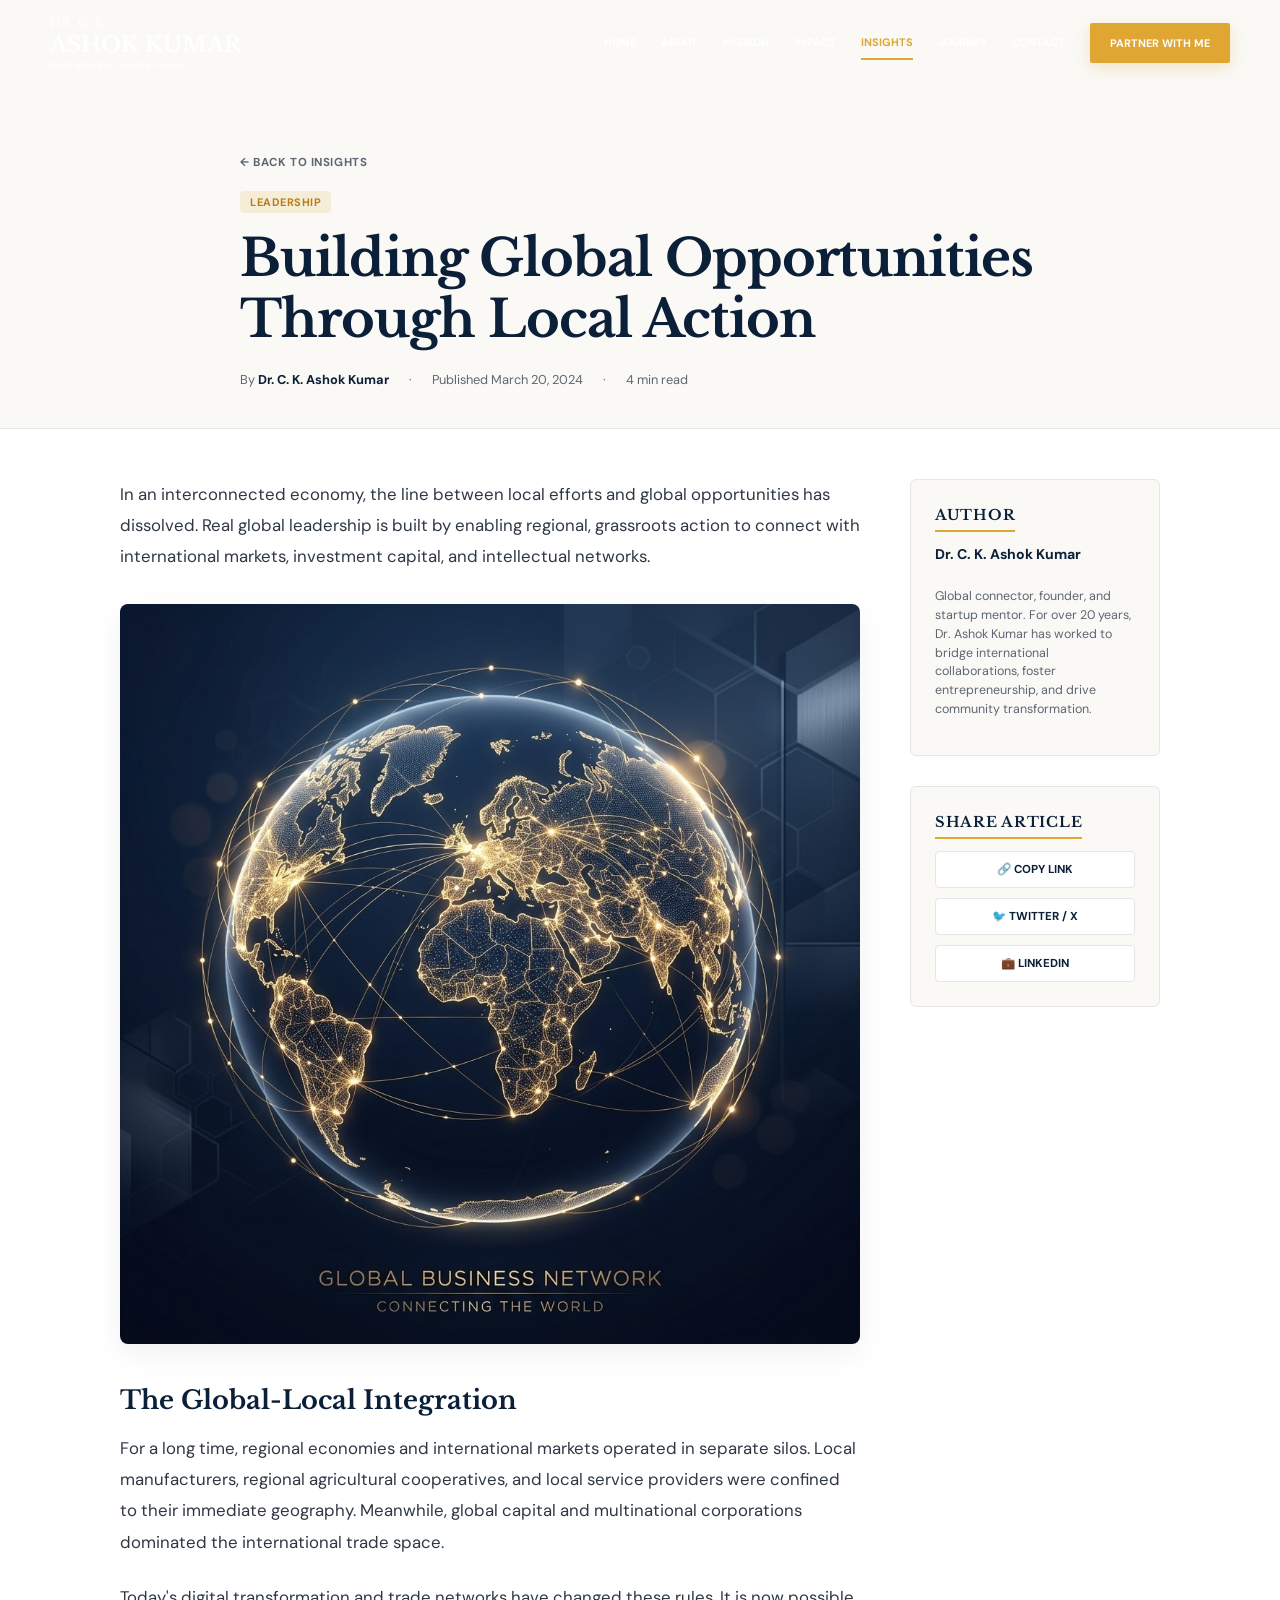
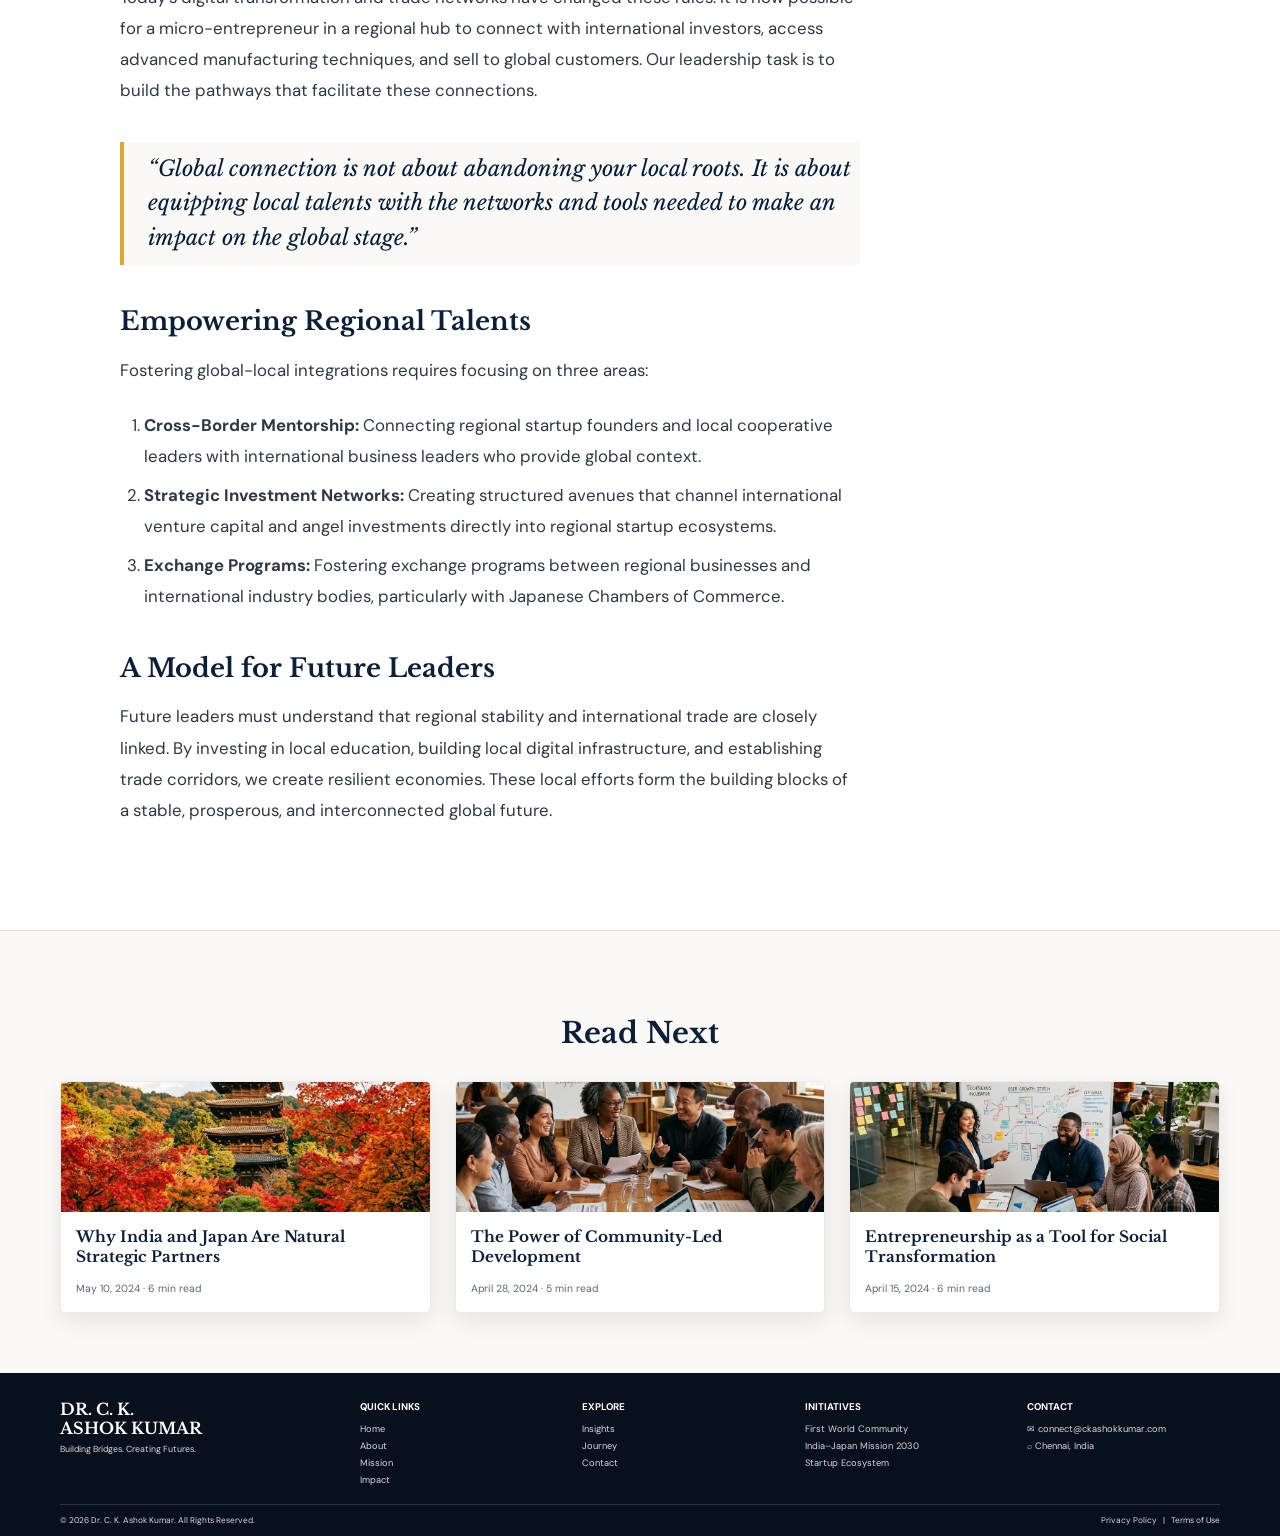
<file: insight-global-opportunities.html>
<!doctype html>
<html lang="en">
<head>
  <meta charset="utf-8">
  <meta name="viewport" content="width=device-width, initial-scale=1">
  <meta name="description" content="Building Global Opportunities Through Local Action — an analysis by Dr. C. K. Ashok Kumar.">
  <title>Building Global Opportunities Through Local Action — Dr. C. K. Ashok Kumar</title>
  <link rel="preconnect" href="https://fonts.googleapis.com">
  <link rel="preconnect" href="https://fonts.gstatic.com" crossorigin>
  <link href="https://fonts.googleapis.com/css2?family=DM+Sans:wght@400;500;600;700&family=Libre+Baskerville:wght@400;700&display=swap" rel="stylesheet">
  <link rel="stylesheet" href="styles.css">
</head>
<body>
  <header class="site-header scrolled" id="top">
    <a class="brand" href="index.html#top" aria-label="Home">
      <span>DR. C. K.</span>
      <strong>ASHOK KUMAR</strong>
      <small>Building Bridges. Creating Futures.</small>
    </a>
    <button class="menu-toggle" aria-label="Open menu" aria-expanded="false"><span></span><span></span><span></span></button>
    <nav class="nav" aria-label="Main navigation">
      <a href="index.html#top">Home</a>
      <a href="biography.html">About</a>
      <a href="index.html#mission">Mission</a>
      <a href="index.html#impact">Impact</a>
      <a class="active" href="insights.html">Insights</a>
      <a href="journey.html">Journey</a>
      <a href="contact.html">Contact</a>
      <a class="nav-cta" href="partner.html">Partner with me</a>
    </nav>
  </header>

  <main>
    <article class="blog-post">
      <header class="article-header-wrapper">
        <div class="shell article-header">
          <a href="insights.html" class="back-link">← Back to insights</a>
          <div>
            <span class="article-category">Leadership</span>
          </div>
          <h1>Building Global Opportunities Through Local Action</h1>
          <div class="article-meta">
            <span>By <strong>Dr. C. K. Ashok Kumar</strong></span>
            <span>·</span>
            <span>Published March 20, 2024</span>
            <span>·</span>
            <span>4 min read</span>
          </div>
        </div>
      </header>

      <div class="article-body-wrapper">
        <div class="shell article-container">
          <div class="article-body">
            <p class="lead">In an interconnected economy, the line between local efforts and global opportunities has dissolved. Real global leadership is built by enabling regional, grassroots action to connect with international markets, investment capital, and intellectual networks.</p>

            <img src="assets/insight-global.jpg" alt="Connected globe representing local actions scaling globally">

            <h2>The Global-Local Integration</h2>
            <p>For a long time, regional economies and international markets operated in separate silos. Local manufacturers, regional agricultural cooperatives, and local service providers were confined to their immediate geography. Meanwhile, global capital and multinational corporations dominated the international trade space.</p>
            <p>Today's digital transformation and trade networks have changed these rules. It is now possible for a micro-entrepreneur in a regional hub to connect with international investors, access advanced manufacturing techniques, and sell to global customers. Our leadership task is to build the pathways that facilitate these connections.</p>

            <blockquote class="article-pullquote">
              <p>“Global connection is not about abandoning your local roots. It is about equipping local talents with the networks and tools needed to make an impact on the global stage.”</p>
            </blockquote>

            <h2>Empowering Regional Talents</h2>
            <p>Fostering global-local integrations requires focusing on three areas:</p>
            <ol>
              <li><strong>Cross-Border Mentorship:</strong> Connecting regional startup founders and local cooperative leaders with international business leaders who provide global context.</li>
              <li><strong>Strategic Investment Networks:</strong> Creating structured avenues that channel international venture capital and angel investments directly into regional startup ecosystems.</li>
              <li><strong>Exchange Programs:</strong> Fostering exchange programs between regional businesses and international industry bodies, particularly with Japanese Chambers of Commerce.</li>
            </ol>

            <h2>A Model for Future Leaders</h2>
            <p>Future leaders must understand that regional stability and international trade are closely linked. By investing in local education, building local digital infrastructure, and establishing trade corridors, we create resilient economies. These local efforts form the building blocks of a stable, prosperous, and interconnected global future.</p>
          </div>

          <aside class="article-sidebar">
            <div class="sidebar-box">
              <h4>Author</h4>
              <div class="author-card">
                <strong>Dr. C. K. Ashok Kumar</strong>
                <p>Global connector, founder, and startup mentor. For over 20 years, Dr. Ashok Kumar has worked to bridge international collaborations, foster entrepreneurship, and drive community transformation.</p>
              </div>
            </div>

            <div class="sidebar-box">
              <h4>Share Article</h4>
              <div class="share-buttons">
                <button class="share-btn" onclick="alert('Link copied to clipboard!')">🔗 Copy Link</button>
                <button class="share-btn" onclick="window.open('https://twitter.com/share?url='+encodeURIComponent(window.location.href))">🐦 Twitter / X</button>
                <button class="share-btn" onclick="window.open('https://www.linkedin.com/sharing/share-offsite/?url='+encodeURIComponent(window.location.href))">💼 LinkedIn</button>
              </div>
            </div>
          </aside>
        </div>
      </div>
    </article>

    <section class="read-next-section">
      <div class="shell">
        <h2>Read Next</h2>
        <div class="read-next-grid">
          <!-- Suggestion 1 -->
          <article>
            <a class="card-link" href="insight-india-japan.html">
              <img src="assets/insight-temple.jpg" alt="Japanese temple">
              <div class="card-body">
                <h3>Why India and Japan Are Natural Strategic Partners</h3>
                <span>May 10, 2024 · 6 min read</span>
              </div>
            </a>
          </article>
          <!-- Suggestion 2 -->
          <article>
            <a class="card-link" href="insight-community-development.html">
              <img src="assets/insight-community.jpg" alt="Community development">
              <div class="card-body">
                <h3>The Power of Community-Led Development</h3>
                <span>April 28, 2024 · 5 min read</span>
              </div>
            </a>
          </article>
          <!-- Suggestion 3 -->
          <article>
            <a class="card-link" href="insight-entrepreneurship.html">
              <img src="assets/insight-entrepreneurs.jpg" alt="Entrepreneurs collaborating">
              <div class="card-body">
                <h3>Entrepreneurship as a Tool for Social Transformation</h3>
                <span>April 15, 2024 · 6 min read</span>
              </div>
            </a>
          </article>
        </div>
      </div>
    </section>
  </main>

  <footer>
    <div class="shell footer-grid">
      <div class="footer-brand"><strong>DR. C. K.<br>ASHOK KUMAR</strong><small>Building Bridges. Creating Futures.</small></div>
      <div><h3>Quick links</h3><a href="index.html#top">Home</a><a href="biography.html">About</a><a href="index.html#mission">Mission</a><a href="index.html#impact">Impact</a></div>
      <div><h3>Explore</h3><a href="insights.html">Insights</a><a href="journey.html">Journey</a><a href="contact.html">Contact</a></div>
      <div><h3>Initiatives</h3><span>First World Community</span><span>India–Japan Mission 2030</span><span>Startup Ecosystem</span></div>
      <div><h3>Contact</h3><a href="mailto:connect@ckashokkumar.com">✉ connect@ckashokkumar.com</a><span>⌕ Chennai, India</span></div>
    </div>
    <div class="copyright shell">© 2026 Dr. C. K. Ashok Kumar. All Rights Reserved. <span>Privacy Policy &nbsp; | &nbsp; Terms of Use</span></div>
  </footer>

  <script src="script.js"></script>
  <button id="backToTop" class="back-to-top" aria-label="Back to top">↑</button>
</body>
</html>
</file>
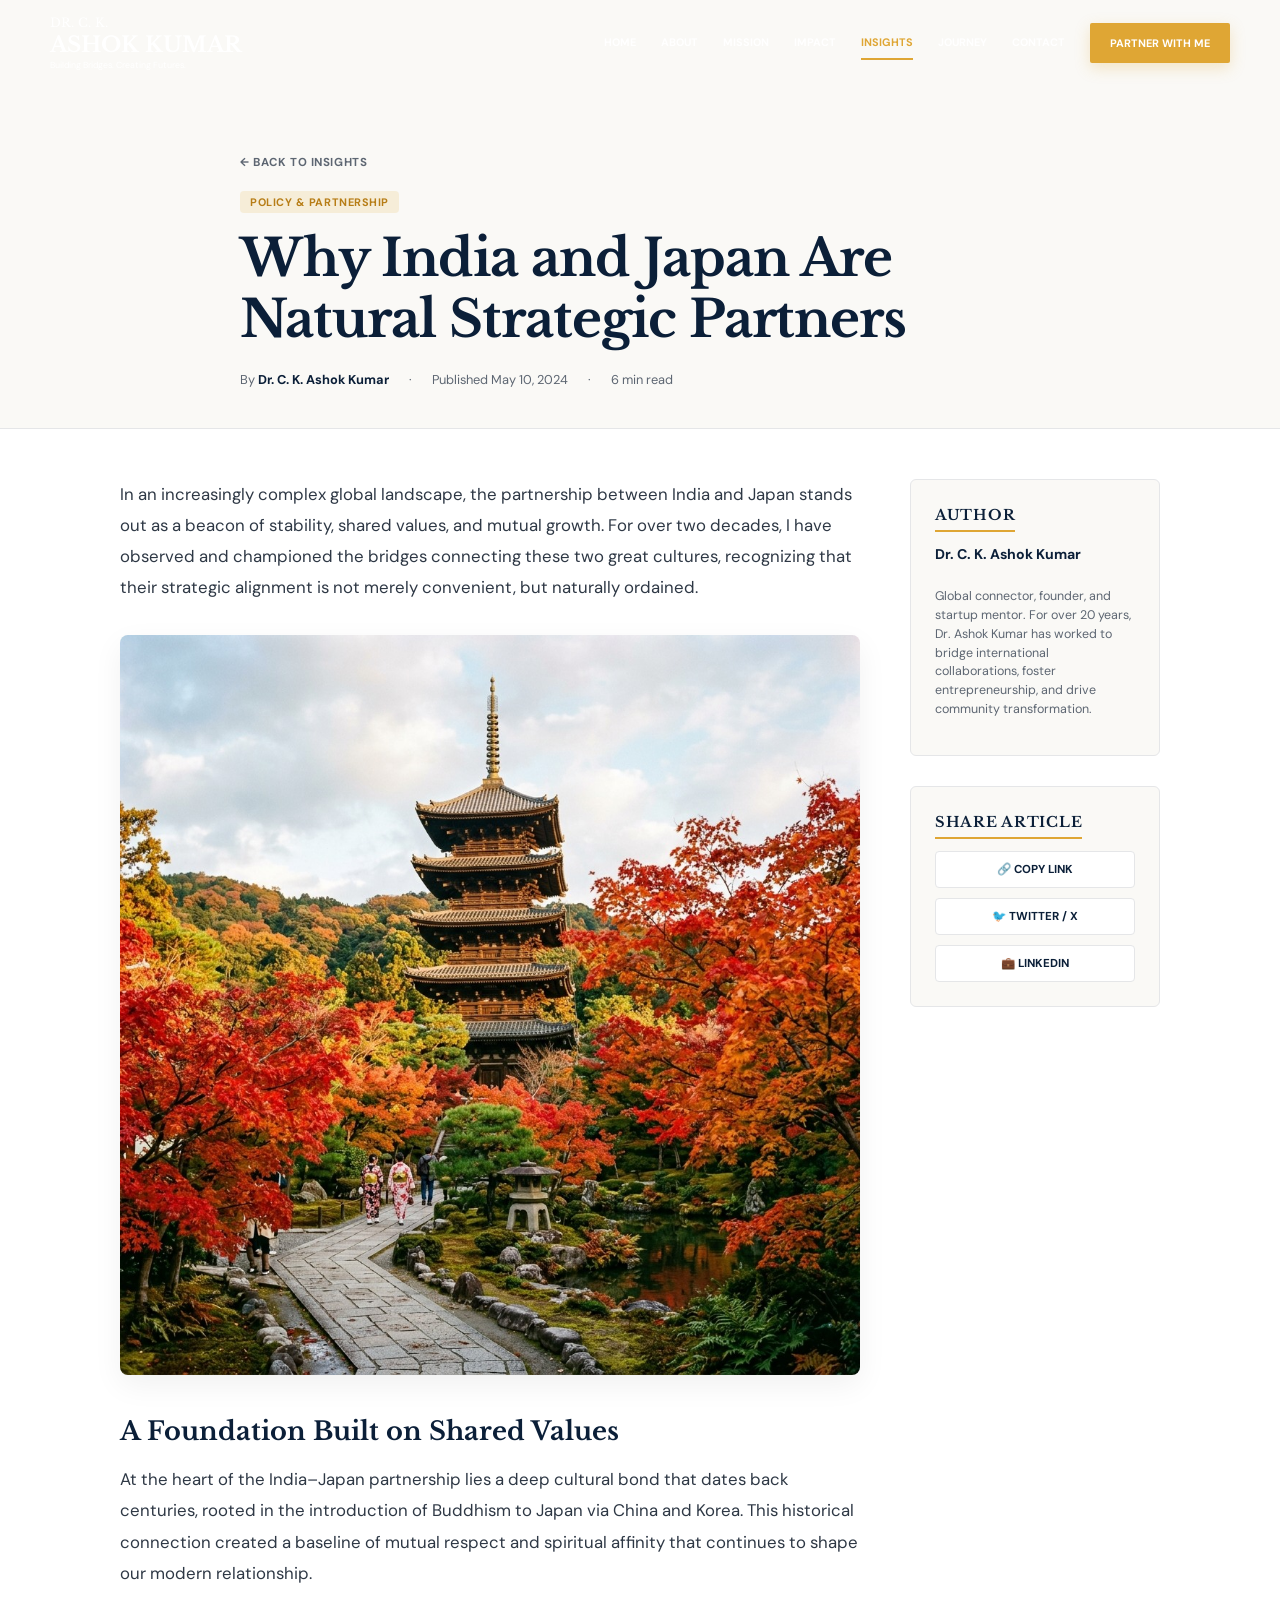
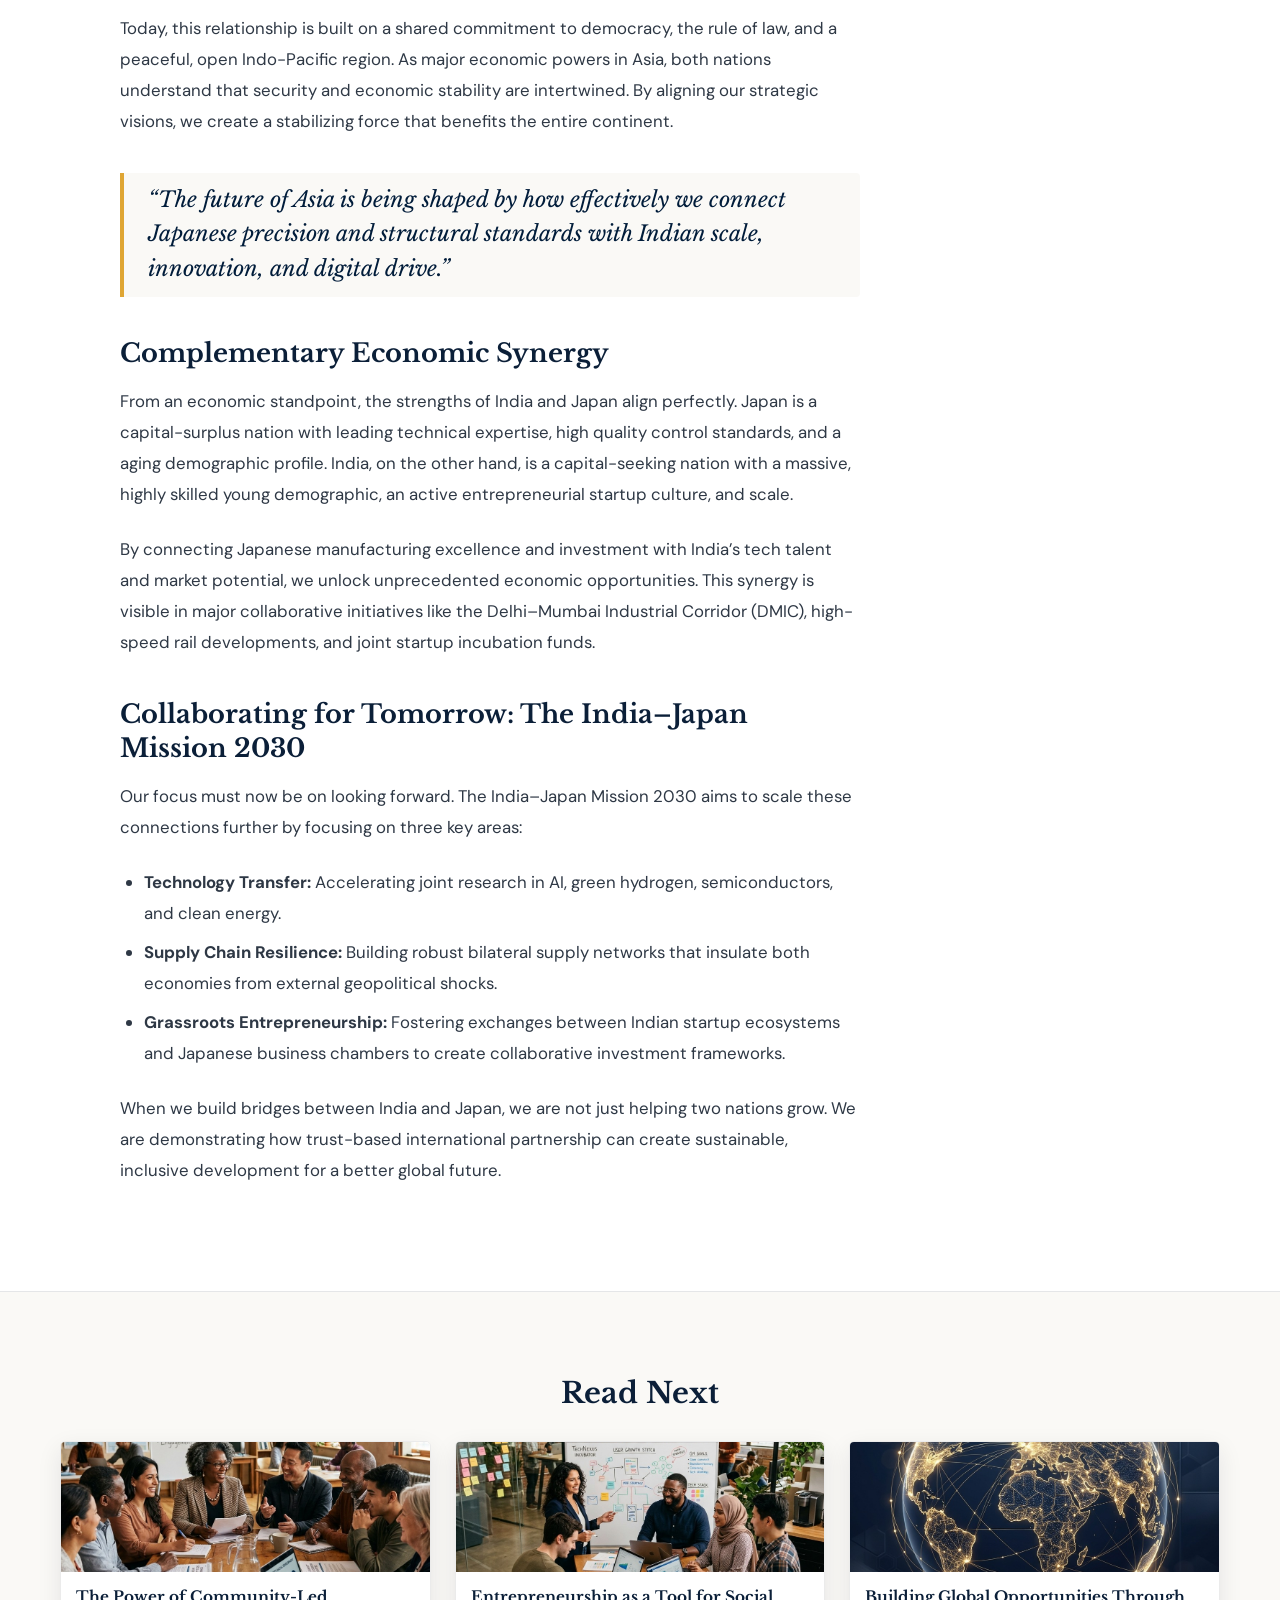
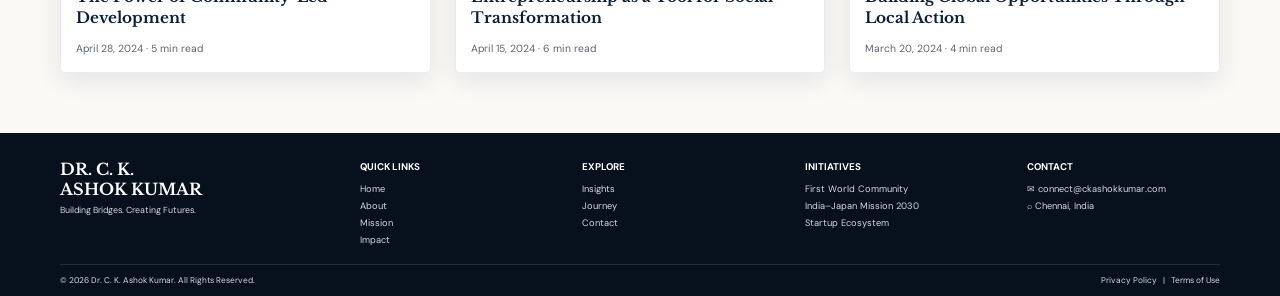
<file: insight-india-japan.html>
<!doctype html>
<html lang="en">
<head>
  <meta charset="utf-8">
  <meta name="viewport" content="width=device-width, initial-scale=1">
  <meta name="description" content="Why India and Japan Are Natural Strategic Partners — an analysis by Dr. C. K. Ashok Kumar.">
  <title>Why India and Japan Are Natural Strategic Partners — Dr. C. K. Ashok Kumar</title>
  <link rel="preconnect" href="https://fonts.googleapis.com">
  <link rel="preconnect" href="https://fonts.gstatic.com" crossorigin>
  <link href="https://fonts.googleapis.com/css2?family=DM+Sans:wght@400;500;600;700&family=Libre+Baskerville:wght@400;700&display=swap" rel="stylesheet">
  <link rel="stylesheet" href="styles.css">
</head>
<body>
  <header class="site-header scrolled" id="top">
    <a class="brand" href="index.html#top" aria-label="Home">
      <span>DR. C. K.</span>
      <strong>ASHOK KUMAR</strong>
      <small>Building Bridges. Creating Futures.</small>
    </a>
    <button class="menu-toggle" aria-label="Open menu" aria-expanded="false"><span></span><span></span><span></span></button>
    <nav class="nav" aria-label="Main navigation">
      <a href="index.html#top">Home</a>
      <a href="biography.html">About</a>
      <a href="index.html#mission">Mission</a>
      <a href="index.html#impact">Impact</a>
      <a class="active" href="insights.html">Insights</a>
      <a href="journey.html">Journey</a>
      <a href="contact.html">Contact</a>
      <a class="nav-cta" href="partner.html">Partner with me</a>
    </nav>
  </header>

  <main>
    <article class="blog-post">
      <header class="article-header-wrapper">
        <div class="shell article-header">
          <a href="insights.html" class="back-link">← Back to insights</a>
          <div>
            <span class="article-category">Policy &amp; Partnership</span>
          </div>
          <h1>Why India and Japan Are Natural Strategic Partners</h1>
          <div class="article-meta">
            <span>By <strong>Dr. C. K. Ashok Kumar</strong></span>
            <span>·</span>
            <span>Published May 10, 2024</span>
            <span>·</span>
            <span>6 min read</span>
          </div>
        </div>
      </header>

      <div class="article-body-wrapper">
        <div class="shell article-container">
          <div class="article-body">
            <p class="lead">In an increasingly complex global landscape, the partnership between India and Japan stands out as a beacon of stability, shared values, and mutual growth. For over two decades, I have observed and championed the bridges connecting these two great cultures, recognizing that their strategic alignment is not merely convenient, but naturally ordained.</p>

            <img src="assets/insight-temple.jpg" alt="Japanese Temple landscape representing cultural depth">

            <h2>A Foundation Built on Shared Values</h2>
            <p>At the heart of the India–Japan partnership lies a deep cultural bond that dates back centuries, rooted in the introduction of Buddhism to Japan via China and Korea. This historical connection created a baseline of mutual respect and spiritual affinity that continues to shape our modern relationship.</p>
            <p>Today, this relationship is built on a shared commitment to democracy, the rule of law, and a peaceful, open Indo-Pacific region. As major economic powers in Asia, both nations understand that security and economic stability are intertwined. By aligning our strategic visions, we create a stabilizing force that benefits the entire continent.</p>

            <blockquote class="article-pullquote">
              <p>“The future of Asia is being shaped by how effectively we connect Japanese precision and structural standards with Indian scale, innovation, and digital drive.”</p>
            </blockquote>

            <h2>Complementary Economic Synergy</h2>
            <p>From an economic standpoint, the strengths of India and Japan align perfectly. Japan is a capital-surplus nation with leading technical expertise, high quality control standards, and a aging demographic profile. India, on the other hand, is a capital-seeking nation with a massive, highly skilled young demographic, an active entrepreneurial startup culture, and scale.</p>
            
            <p>By connecting Japanese manufacturing excellence and investment with India’s tech talent and market potential, we unlock unprecedented economic opportunities. This synergy is visible in major collaborative initiatives like the Delhi–Mumbai Industrial Corridor (DMIC), high-speed rail developments, and joint startup incubation funds.</p>

            <h2>Collaborating for Tomorrow: The India–Japan Mission 2030</h2>
            <p>Our focus must now be on looking forward. The India–Japan Mission 2030 aims to scale these connections further by focusing on three key areas:</p>
            <ul>
              <li><strong>Technology Transfer:</strong> Accelerating joint research in AI, green hydrogen, semiconductors, and clean energy.</li>
              <li><strong>Supply Chain Resilience:</strong> Building robust bilateral supply networks that insulate both economies from external geopolitical shocks.</li>
              <li><strong>Grassroots Entrepreneurship:</strong> Fostering exchanges between Indian startup ecosystems and Japanese business chambers to create collaborative investment frameworks.</li>
            </ul>

            <p>When we build bridges between India and Japan, we are not just helping two nations grow. We are demonstrating how trust-based international partnership can create sustainable, inclusive development for a better global future.</p>
          </div>

          <aside class="article-sidebar">
            <div class="sidebar-box">
              <h4>Author</h4>
              <div class="author-card">
                <strong>Dr. C. K. Ashok Kumar</strong>
                <p>Global connector, founder, and startup mentor. For over 20 years, Dr. Ashok Kumar has worked to bridge international collaborations, foster entrepreneurship, and drive community transformation.</p>
              </div>
            </div>

            <div class="sidebar-box">
              <h4>Share Article</h4>
              <div class="share-buttons">
                <button class="share-btn" onclick="alert('Link copied to clipboard!')">🔗 Copy Link</button>
                <button class="share-btn" onclick="window.open('https://twitter.com/share?url='+encodeURIComponent(window.location.href))">🐦 Twitter / X</button>
                <button class="share-btn" onclick="window.open('https://www.linkedin.com/sharing/share-offsite/?url='+encodeURIComponent(window.location.href))">💼 LinkedIn</button>
              </div>
            </div>
          </aside>
        </div>
      </div>
    </article>

    <section class="read-next-section">
      <div class="shell">
        <h2>Read Next</h2>
        <div class="read-next-grid">
          <!-- Suggestion 1 -->
          <article>
            <a class="card-link" href="insight-community-development.html">
              <img src="assets/insight-community.jpg" alt="Community development">
              <div class="card-body">
                <h3>The Power of Community-Led Development</h3>
                <span>April 28, 2024 · 5 min read</span>
              </div>
            </a>
          </article>
          <!-- Suggestion 2 -->
          <article>
            <a class="card-link" href="insight-entrepreneurship.html">
              <img src="assets/insight-entrepreneurs.jpg" alt="Entrepreneurs collaborating">
              <div class="card-body">
                <h3>Entrepreneurship as a Tool for Social Transformation</h3>
                <span>April 15, 2024 · 6 min read</span>
              </div>
            </a>
          </article>
          <!-- Suggestion 3 -->
          <article>
            <a class="card-link" href="insight-global-opportunities.html">
              <img src="assets/insight-global.jpg" alt="Global connections">
              <div class="card-body">
                <h3>Building Global Opportunities Through Local Action</h3>
                <span>March 20, 2024 · 4 min read</span>
              </div>
            </a>
          </article>
        </div>
      </div>
    </section>
  </main>

  <footer>
    <div class="shell footer-grid">
      <div class="footer-brand"><strong>DR. C. K.<br>ASHOK KUMAR</strong><small>Building Bridges. Creating Futures.</small></div>
      <div><h3>Quick links</h3><a href="index.html#top">Home</a><a href="biography.html">About</a><a href="index.html#mission">Mission</a><a href="index.html#impact">Impact</a></div>
      <div><h3>Explore</h3><a href="insights.html">Insights</a><a href="journey.html">Journey</a><a href="contact.html">Contact</a></div>
      <div><h3>Initiatives</h3><span>First World Community</span><span>India–Japan Mission 2030</span><span>Startup Ecosystem</span></div>
      <div><h3>Contact</h3><a href="mailto:connect@ckashokkumar.com">✉ connect@ckashokkumar.com</a><span>⌕ Chennai, India</span></div>
    </div>
    <div class="copyright shell">© 2026 Dr. C. K. Ashok Kumar. All Rights Reserved. <span>Privacy Policy &nbsp; | &nbsp; Terms of Use</span></div>
  </footer>

  <script src="script.js"></script>
  <button id="backToTop" class="back-to-top" aria-label="Back to top">↑</button>
</body>
</html>
</file>
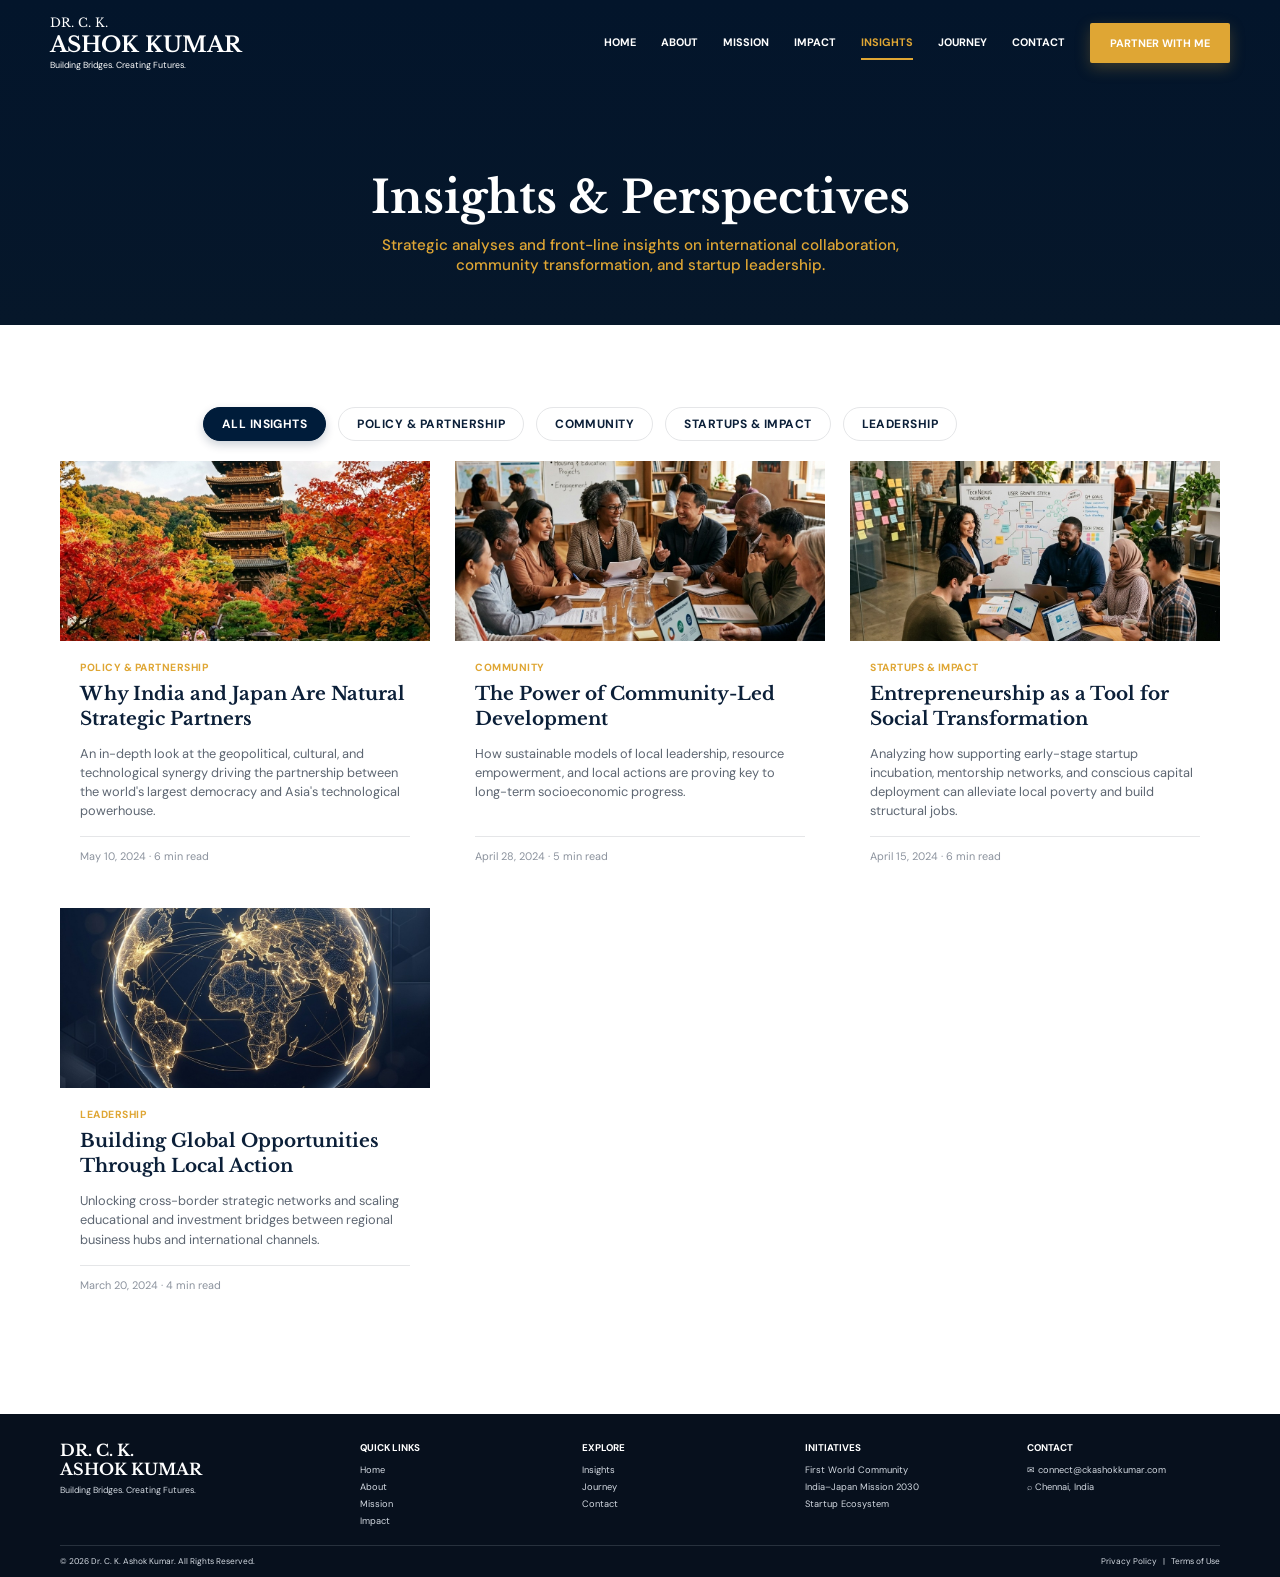
<file: insights.html>
<!doctype html>
<html lang="en">
<head>
  <meta charset="utf-8">
  <meta name="viewport" content="width=device-width, initial-scale=1">
  <meta name="description" content="Insights and perspectives on global partnerships, community development, startups, and leadership.">
  <title>Insights — Dr. C. K. Ashok Kumar</title>
  <link rel="preconnect" href="https://fonts.googleapis.com">
  <link rel="preconnect" href="https://fonts.gstatic.com" crossorigin>
  <link href="https://fonts.googleapis.com/css2?family=DM+Sans:wght@400;500;600;700&family=Libre+Baskerville:wght@400;700&display=swap" rel="stylesheet">
  <link rel="stylesheet" href="styles.css">
</head>
<body>
  <header class="site-header scrolled" id="top">
    <a class="brand" href="index.html#top" aria-label="Home">
      <span>DR. C. K.</span>
      <strong>ASHOK KUMAR</strong>
      <small>Building Bridges. Creating Futures.</small>
    </a>
    <button class="menu-toggle" aria-label="Open menu" aria-expanded="false"><span></span><span></span><span></span></button>
    <nav class="nav" aria-label="Main navigation">
      <a href="index.html#top">Home</a>
      <a href="biography.html">About</a>
      <a href="index.html#mission">Mission</a>
      <a href="index.html#impact">Impact</a>
      <a class="active" href="insights.html">Insights</a>
      <a href="journey.html">Journey</a>
      <a href="contact.html">Contact</a>
      <a class="nav-cta" href="partner.html">Partner with me</a>
    </nav>
  </header>

  <main>
    <section class="archive-hero">
      <div class="shell">
        <h1>Insights &amp; Perspectives</h1>
        <p>Strategic analyses and front-line insights on international collaboration, community transformation, and startup leadership.</p>
      </div>
    </section>

    <section class="archive-body section">
      <div class="archive-filters shell">
        <button class="filter-tag active" data-filter="all">All Insights</button>
        <button class="filter-tag" data-filter="policy">Policy &amp; Partnership</button>
        <button class="filter-tag" data-filter="community">Community</button>
        <button class="filter-tag" data-filter="startups">Startups &amp; Impact</button>
        <button class="filter-tag" data-filter="leadership">Leadership</button>
      </div>

      <div class="insights-archive-grid shell">
        <!-- Article 1 -->
        <article class="filter-item" data-category="policy">
          <a class="card-link" href="insight-india-japan.html">
            <img src="assets/insight-temple.jpg" alt="Japanese temple">
            <div class="card-body">
              <span class="card-category">Policy &amp; Partnership</span>
              <h3>Why India and Japan Are Natural Strategic Partners</h3>
              <p>An in-depth look at the geopolitical, cultural, and technological synergy driving the partnership between the world's largest democracy and Asia's technological powerhouse.</p>
              <div class="card-meta">May 10, 2024 · 6 min read</div>
            </div>
          </a>
        </article>

        <!-- Article 2 -->
        <article class="filter-item" data-category="community">
          <a class="card-link" href="insight-community-development.html">
            <img src="assets/insight-community.jpg" alt="Community leaders in discussion">
            <div class="card-body">
              <span class="card-category">Community</span>
              <h3>The Power of Community-Led Development</h3>
              <p>How sustainable models of local leadership, resource empowerment, and local actions are proving key to long-term socioeconomic progress.</p>
              <div class="card-meta">April 28, 2024 · 5 min read</div>
            </div>
          </a>
        </article>

        <!-- Article 3 -->
        <article class="filter-item" data-category="startups">
          <a class="card-link" href="insight-entrepreneurship.html">
            <img src="assets/insight-entrepreneurs.jpg" alt="Entrepreneurs collaborating">
            <div class="card-body">
              <span class="card-category">Startups &amp; Impact</span>
              <h3>Entrepreneurship as a Tool for Social Transformation</h3>
              <p>Analyzing how supporting early-stage startup incubation, mentorship networks, and conscious capital deployment can alleviate local poverty and build structural jobs.</p>
              <div class="card-meta">April 15, 2024 · 6 min read</div>
            </div>
          </a>
        </article>

        <!-- Article 4 -->
        <article class="filter-item" data-category="leadership">
          <a class="card-link" href="insight-global-opportunities.html">
            <img src="assets/insight-global.jpg" alt="Connected globe">
            <div class="card-body">
              <span class="card-category">Leadership</span>
              <h3>Building Global Opportunities Through Local Action</h3>
              <p>Unlocking cross-border strategic networks and scaling educational and investment bridges between regional business hubs and international channels.</p>
              <div class="card-meta">March 20, 2024 · 4 min read</div>
            </div>
          </a>
        </article>
      </div>
    </section>
  </main>

  <footer>
    <div class="shell footer-grid">
      <div class="footer-brand"><strong>DR. C. K.<br>ASHOK KUMAR</strong><small>Building Bridges. Creating Futures.</small></div>
      <div><h3>Quick links</h3><a href="index.html#top">Home</a><a href="biography.html">About</a><a href="index.html#mission">Mission</a><a href="index.html#impact">Impact</a></div>
      <div><h3>Explore</h3><a href="insights.html">Insights</a><a href="journey.html">Journey</a><a href="contact.html">Contact</a></div>
      <div><h3>Initiatives</h3><span>First World Community</span><span>India–Japan Mission 2030</span><span>Startup Ecosystem</span></div>
      <div><h3>Contact</h3><a href="mailto:connect@ckashokkumar.com">✉ connect@ckashokkumar.com</a><span>⌕ Chennai, India</span></div>
    </div>
    <div class="copyright shell">© 2026 Dr. C. K. Ashok Kumar. All Rights Reserved. <span>Privacy Policy &nbsp; | &nbsp; Terms of Use</span></div>
  </footer>

  <script src="script.js"></script>
  <button id="backToTop" class="back-to-top" aria-label="Back to top">↑</button>
</body>
</html>
</file>
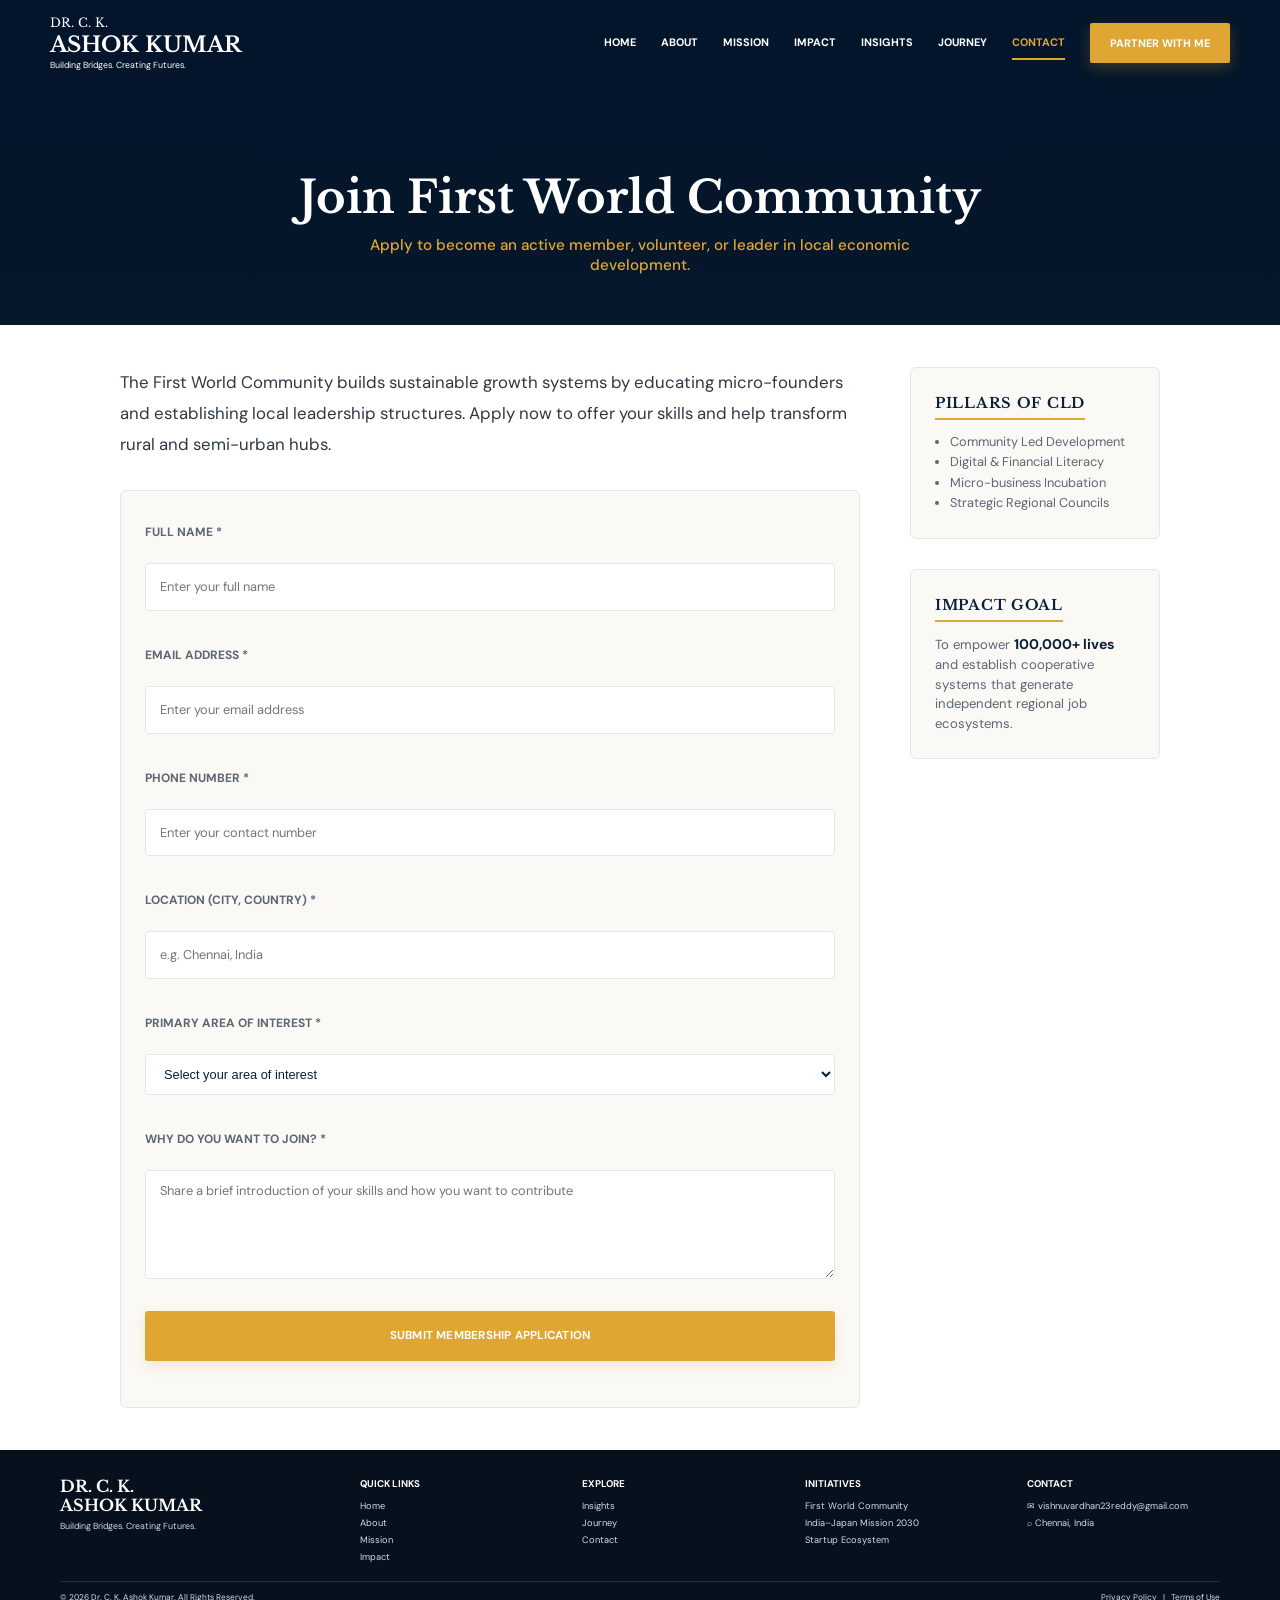
<file: membership.html>
<!doctype html>
<html lang="en">
<head>
  <meta charset="utf-8">
  <meta name="viewport" content="width=device-width, initial-scale=1">
  <meta name="description" content="Apply to join the First World Community. Build sustainable cooperative development systems.">
  <title>Join First World Community — Dr. C. K. Ashok Kumar</title>
  <link rel="preconnect" href="https://fonts.googleapis.com">
  <link rel="preconnect" href="https://fonts.gstatic.com" crossorigin>
  <link href="https://fonts.googleapis.com/css2?family=DM+Sans:wght@400;500;600;700&family=Libre+Baskerville:wght@400;700&display=swap" rel="stylesheet">
  <link rel="stylesheet" href="styles.css">
</head>
<body>
  <header class="site-header scrolled" id="top">
    <a class="brand" href="index.html#top" aria-label="Home">
      <span>DR. C. K.</span>
      <strong>ASHOK KUMAR</strong>
      <small>Building Bridges. Creating Futures.</small>
    </a>
    <button class="menu-toggle" aria-label="Open menu" aria-expanded="false"><span></span><span></span><span></span></button>
    <nav class="nav" aria-label="Main navigation">
      <a href="index.html#top">Home</a>
      <a href="biography.html">About</a>
      <a href="index.html#mission">Mission</a>
      <a href="index.html#impact">Impact</a>
      <a href="insights.html">Insights</a>
      <a href="journey.html">Journey</a>
      <a class="active" href="contact.html">Contact</a>
      <a class="nav-cta" href="partner.html">Partner with me</a>
    </nav>
  </header>

  <main>
    <section class="archive-hero">
      <div class="shell">
        <h1>Join First World Community</h1>
        <p>Apply to become an active member, volunteer, or leader in local economic development.</p>
      </div>
    </section>

    <section class="biography-body section">
      <div class="shell article-container">
        
        <div class="article-body">
          <p class="lead">The First World Community builds sustainable growth systems by educating micro-founders and establishing local leadership structures. Apply now to offer your skills and help transform rural and semi-urban hubs.</p>
          
          <form id="membershipForm" action="https://api.web3forms.com/submit" method="POST" class="contact-form" style="margin-top: 30px; background: var(--cream); border-color: var(--line); color: var(--ink);">
            <input type="hidden" name="access_key" value="6269a00d-8ed9-43bc-abfb-a9673c8d16e1">
            <input type="hidden" name="to_email" value="vishnuvardhan23reddy@gmail.com">
            <div style="margin-bottom: 5px;"><label style="font-size: 0.75rem; font-weight: 700; text-transform: uppercase; color: var(--muted);">Full Name *</label></div>
            <input type="text" name="name" placeholder="Enter your full name" required style="background: #fff; color: var(--ink); border-color: var(--line);">
            
            <div style="margin-bottom: 5px; margin-top: 15px;"><label style="font-size: 0.75rem; font-weight: 700; text-transform: uppercase; color: var(--muted);">Email Address *</label></div>
            <input type="email" name="email" placeholder="Enter your email address" required style="background: #fff; color: var(--ink); border-color: var(--line);">

            <div style="margin-bottom: 5px; margin-top: 15px;"><label style="font-size: 0.75rem; font-weight: 700; text-transform: uppercase; color: var(--muted);">Phone Number *</label></div>
            <input type="tel" name="phone" placeholder="Enter your contact number" required style="background: #fff; color: var(--ink); border-color: var(--line); width: 100%; padding: 11px 14px; border-radius: 4px; border: 1px solid var(--line); font-size: 0.8rem;">

            <div style="margin-bottom: 5px; margin-top: 15px;"><label style="font-size: 0.75rem; font-weight: 700; text-transform: uppercase; color: var(--muted);">Location (City, Country) *</label></div>
            <input type="text" name="location" placeholder="e.g. Chennai, India" required style="background: #fff; color: var(--ink); border-color: var(--line);">
            
            <div style="margin-bottom: 5px; margin-top: 15px;"><label style="font-size: 0.75rem; font-weight: 700; text-transform: uppercase; color: var(--muted);">Primary Area of Interest *</label></div>
            <select name="interest" required style="background: #fff; color: var(--ink); border-color: var(--line); width: 100%; padding: 11px 14px; border-radius: 4px; border: 1px solid var(--line); font-size: 0.8rem;">
              <option value="" disabled selected>Select your area of interest</option>
              <option value="entrepreneurship">Micro-incubation &amp; Entrepreneurship</option>
              <option value="mentorship">Mentorship &amp; Education</option>
              <option value="volunteer">Volunteer &amp; Community Action</option>
              <option value="partnership">Corporate / Institutional Partnership</option>
              <option value="others">Others</option>
            </select>
            
            <div style="margin-bottom: 5px; margin-top: 15px;"><label style="font-size: 0.75rem; font-weight: 700; text-transform: uppercase; color: var(--muted);">Why do you want to join? *</label></div>
            <textarea name="reason" rows="5" placeholder="Share a brief introduction of your skills and how you want to contribute" required style="background: #fff; color: var(--ink); border-color: var(--line); font-family: inherit;"></textarea>
            
            <button type="submit" class="button gold" style="width: 100%; margin-top: 20px;">Submit Membership Application</button>
            <div id="formStatus" class="form-status" style="margin-top: 10px;"></div>
          </form>
        </div>

        <aside class="article-sidebar">
          <div class="sidebar-box">
            <h4>Pillars of CLD</h4>
            <div class="author-card">
              <ul style="padding-left: 15px; margin: 0; font-size: 0.8rem; line-height: 1.6; color: var(--muted);">
                <li>Community Led Development</li>
                <li>Digital &amp; Financial Literacy</li>
                <li>Micro-business Incubation</li>
                <li>Strategic Regional Councils</li>
              </ul>
            </div>
          </div>
          <div class="sidebar-box">
            <h4>Impact Goal</h4>
            <div class="author-card">
              <p style="margin: 0; font-size: 0.82rem; line-height: 1.5; color: var(--muted);">To empower <strong>100,000+ lives</strong> and establish cooperative systems that generate independent regional job ecosystems.</p>
            </div>
          </div>
        </aside>

      </div>
    </section>
  </main>

  <footer>
    <div class="shell footer-grid">
      <div class="footer-brand"><strong>DR. C. K.<br>ASHOK KUMAR</strong><small>Building Bridges. Creating Futures.</small></div>
      <div><h3>Quick links</h3><a href="index.html#top">Home</a><a href="biography.html">About</a><a href="index.html#mission">Mission</a><a href="index.html#impact">Impact</a></div>
      <div><h3>Explore</h3><a href="insights.html">Insights</a><a href="journey.html">Journey</a><a href="contact.html">Contact</a></div>
      <div><h3>Initiatives</h3><span>First World Community</span><span>India–Japan Mission 2030</span><span>Startup Ecosystem</span></div>
      <div><h3>Contact</h3><a href="mailto:vishnuvardhan23reddy@gmail.com
">✉ vishnuvardhan23reddy@gmail.com</a><span>⌕ Chennai, India</span></div>
    </div>
    <div class="copyright shell">© 2026 Dr. C. K. Ashok Kumar. All Rights Reserved. <span>Privacy Policy &nbsp; | &nbsp; Terms of Use</span></div>
  </footer>

  <script src="script.js"></script>
  <button id="backToTop" class="back-to-top" aria-label="Back to top">↑</button>
</body>
</html>
</file>
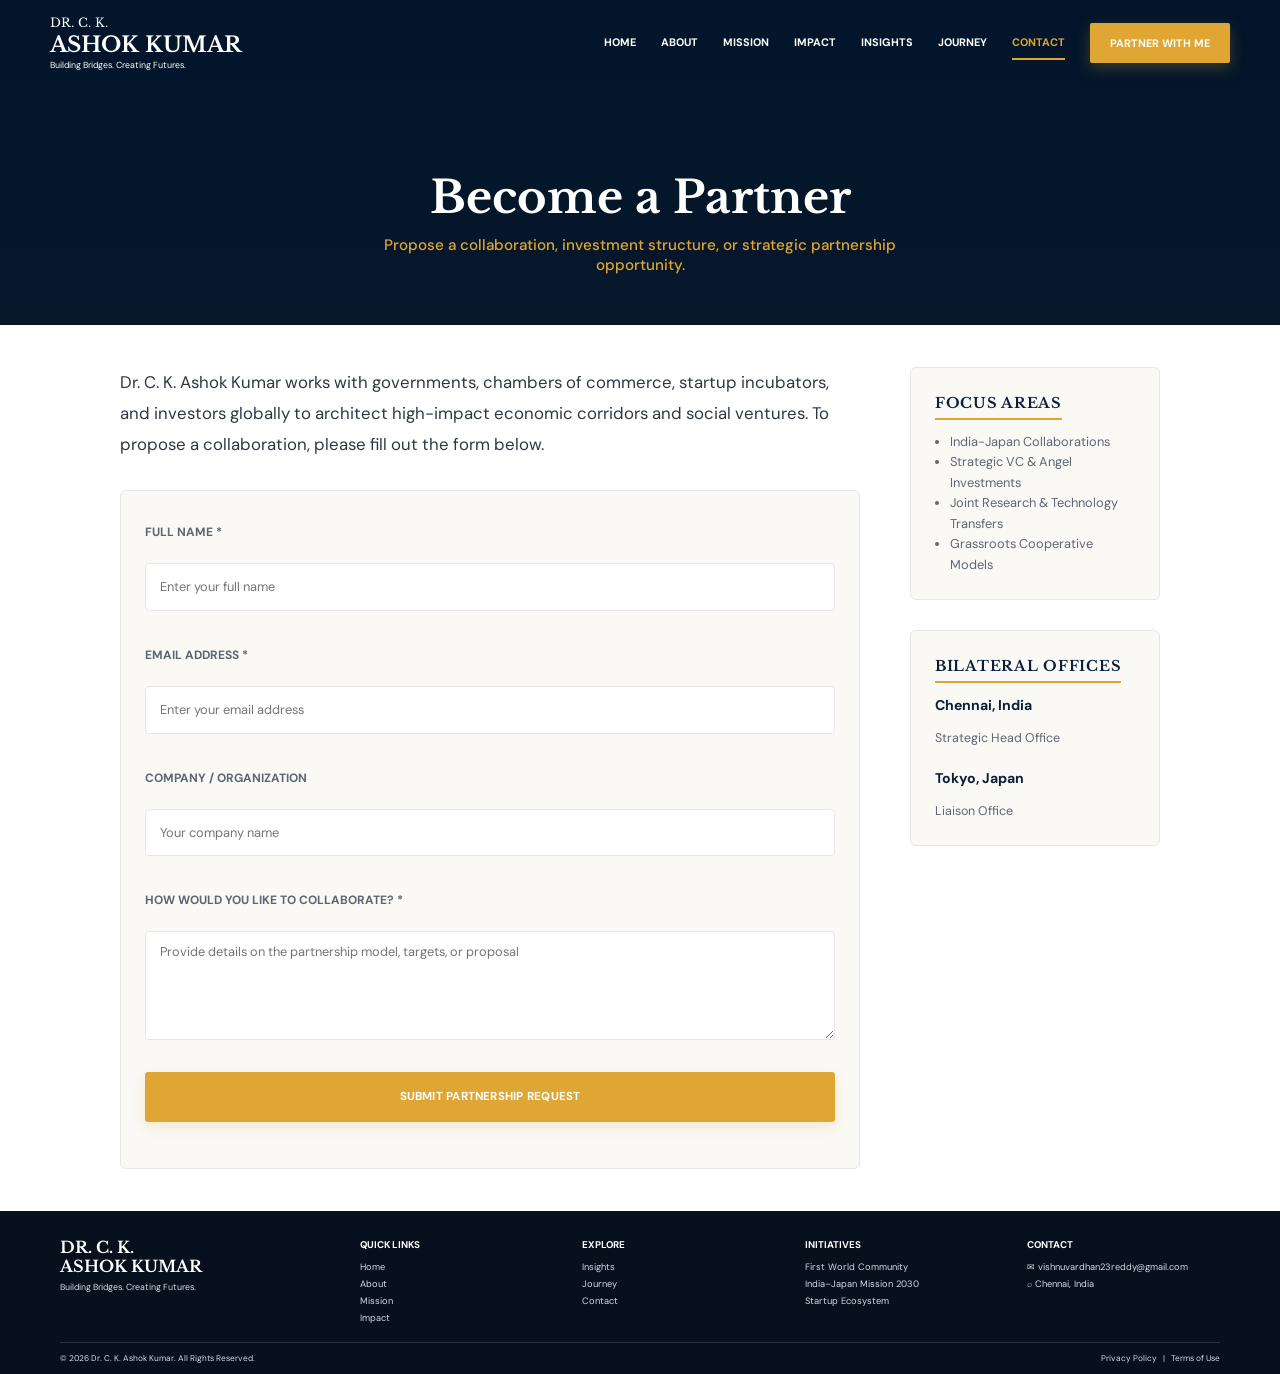
<file: partner.html>
<!doctype html>
<html lang="en">

<head>
  <meta charset="utf-8">
  <meta name="viewport" content="width=device-width, initial-scale=1">
  <meta name="description" content="Become a partner with Dr. C. K. Ashok Kumar. Submit your partnership request.">
  <title>Become a Partner — Dr. C. K. Ashok Kumar</title>
  <link rel="preconnect" href="https://fonts.googleapis.com">
  <link rel="preconnect" href="https://fonts.gstatic.com" crossorigin>
  <link
    href="https://fonts.googleapis.com/css2?family=DM+Sans:wght@400;500;600;700&family=Libre+Baskerville:wght@400;700&display=swap"
    rel="stylesheet">
  <link rel="stylesheet" href="styles.css">
</head>

<body>
  <header class="site-header scrolled" id="top">
    <a class="brand" href="index.html#top" aria-label="Home">
      <span>DR. C. K.</span>
      <strong>ASHOK KUMAR</strong>
      <small>Building Bridges. Creating Futures.</small>
    </a>
    <button class="menu-toggle" aria-label="Open menu"
      aria-expanded="false"><span></span><span></span><span></span></button>
    <nav class="nav" aria-label="Main navigation">
      <a href="index.html#top">Home</a>
      <a href="biography.html">About</a>
      <a href="index.html#mission">Mission</a>
      <a href="index.html#impact">Impact</a>
      <a href="insights.html">Insights</a>
      <a href="journey.html">Journey</a>
      <a class="active" href="contact.html">Contact</a>
      <a class="nav-cta" href="partner.html">Partner with me</a>
    </nav>
  </header>

  <main>
    <section class="archive-hero">
      <div class="shell">
        <h1>Become a Partner</h1>
        <p>Propose a collaboration, investment structure, or strategic partnership opportunity.</p>
      </div>
    </section>

    <section class="biography-body section">
      <div class="shell article-container">

        <div class="article-body">
          <p class="lead">Dr. C. K. Ashok Kumar works with governments, chambers of commerce, startup incubators, and
            investors globally to architect high-impact economic corridors and social ventures. To propose a
            collaboration, please fill out the form below.</p>

          <!-- FUNCTIONAL FORM USING WEB3FORMS -->
          <form id="partnerForm" action="https://api.web3forms.com/submit" method="POST" class="contact-form"
            style="margin-top: 30px; background: var(--cream); border-color: var(--line); color: var(--ink);">

            <!-- Step 1: Replace YOUR_ACCESS_KEY_HERE with your Web3Forms key (See instructions below) -->
            <input type="hidden" name="access_key" value="b0e1311c-c776-464d-8c51-243b3a1b03f3">
            <!-- Hidden configuration so submissions go to your email address -->
            <input type="hidden" name="to_email" value="vishnuvardhan23reddy@gmail.com">

            <div style="margin-bottom: 5px;"><label
                style="font-size: 0.75rem; font-weight: 700; text-transform: uppercase; color: var(--muted);">Full Name
                *</label></div>
            <input type="text" name="name" placeholder="Enter your full name" required
              style="background: #fff; color: var(--ink); border-color: var(--line);">

            <div style="margin-bottom: 5px; margin-top: 15px;"><label
                style="font-size: 0.75rem; font-weight: 700; text-transform: uppercase; color: var(--muted);">Email
                Address *</label></div>
            <input type="email" name="email" placeholder="Enter your email address" required
              style="background: #fff; color: var(--ink); border-color: var(--line);">

            <div style="margin-bottom: 5px; margin-top: 15px;"><label
                style="font-size: 0.75rem; font-weight: 700; text-transform: uppercase; color: var(--muted);">Company /
                Organization</label></div>
            <input type="text" name="organization" placeholder="Your company name"
              style="background: #fff; color: var(--ink); border-color: var(--line);">

            <div style="margin-bottom: 5px; margin-top: 15px;"><label
                style="font-size: 0.75rem; font-weight: 700; text-transform: uppercase; color: var(--muted);">How would
                you like to collaborate? *</label></div>
            <textarea name="message" rows="5"
              placeholder="Provide details on the partnership model, targets, or proposal" required
              style="background: #fff; color: var(--ink); border-color: var(--line); font-family: inherit;"></textarea>

            <button type="submit" class="button gold" style="width: 100%; margin-top: 20px;">Submit Partnership
              Request</button>
            <div id="formStatus" class="form-status" style="margin-top: 10px;"></div>
          </form>
        </div>

        <aside class="article-sidebar">
          <div class="sidebar-box">
            <h4>Focus Areas</h4>
            <div class="author-card">
              <ul style="padding-left: 15px; margin: 0; font-size: 0.8rem; line-height: 1.6; color: var(--muted);">
                <li>India-Japan Collaborations</li>
                <li>Strategic VC &amp; Angel Investments</li>
                <li>Joint Research &amp; Technology Transfers</li>
                <li>Grassroots Cooperative Models</li>
              </ul>
            </div>
          </div>
          <div class="sidebar-box">
            <h4>Bilateral Offices</h4>
            <div class="author-card">
              <strong>Chennai, India</strong>
              <p style="margin: 3px 0 10px;">Strategic Head Office</p>
              <strong>Tokyo, Japan</strong>
              <p style="margin: 3px 0 0;">Liaison Office</p>
            </div>
          </div>
        </aside>

      </div>
    </section>
  </main>

  <footer>
    <div class="shell footer-grid">
      <div class="footer-brand"><strong>DR. C. K.<br>ASHOK KUMAR</strong><small>Building Bridges. Creating Futures.</small></div>
      <div><h3>Quick links</h3><a href="index.html#top">Home</a><a href="biography.html">About</a><a href="index.html#mission">Mission</a><a href="index.html#impact">Impact</a></div>
      <div><h3>Explore</h3><a href="insights.html">Insights</a><a href="journey.html">Journey</a><a href="contact.html">Contact</a></div>
      <div><h3>Initiatives</h3><span>First World Community</span><span>India–Japan Mission 2030</span><span>Startup Ecosystem</span></div>
      <div><h3>Contact</h3><a href="mailto:vishnuvardhan23reddy@gmail.com">✉ vishnuvardhan23reddy@gmail.com</a><span>⌕ Chennai, India</span></div>
    </div>
    <div class="copyright shell">© 2026 Dr. C. K. Ashok Kumar. All Rights Reserved. <span>Privacy Policy &nbsp; | &nbsp;
        Terms of Use</span></div>
  </footer>

  <script src="script.js"></script>
  <button id="backToTop" class="back-to-top" aria-label="Back to top">↑</button>
</body>

</html>
</file>
<file: styles.css>
/* ==========================================================================
   Design System Variables & Resets
   ========================================================================== */

:root {
  --navy: #001c3a;
  --navy2: #061426;
  --gold: #dfa634;
  --cream: #faf9f6;
  --ink: #0b1f38;
  --muted: #5d6672;
  --line: #e5e6e8;
  --shadow: 0 8px 24px rgba(4, 21, 43, 0.09);
}

* {
  box-sizing: border-box;
}

html {
  scroll-behavior: smooth;
  scroll-padding-top: 96px;
}

body {
  margin: 0;
  color: var(--ink);
  font-family: "DM Sans", Arial, sans-serif;
  background: #fff;
}

img {
  display: block;
  max-width: 100%;
}

a {
  text-decoration: none;
  color: inherit;
}

button,
input {
  font: inherit;
}

/* ==========================================================================
   Layout & Reusable Utilities
   ========================================================================== */

.shell {
  width: min(1120px, calc(100% - 40px));
  margin-inline: auto;
}

.section {
  padding: 42px 0;
}

.eyebrow {
  margin: 0 0 8px;
  color: var(--gold);
  font-size: 0.78rem;
  font-weight: 700;
  text-transform: uppercase;
  letter-spacing: 0.08em;
}

.centered {
  text-align: center;
}

/* ==========================================================================
   Header & Navigation
   ========================================================================== */

.site-header {
  height: 86px;
  position: fixed; /* Upgraded from absolute to fixed */
  z-index: 100;    /* Upgraded from 10 to clear all elements */
  top: 0;
  left: 50%;
  transform: translateX(-50%);
  width: min(1180px, calc(100% - 36px));
  display: flex;
  align-items: center;
  justify-content: space-between;
  color: #fff;
  transition: background 0.4s ease, box-shadow 0.4s ease, height 0.4s ease, border-radius 0.4s ease, padding 0.4s ease, border-color 0.4s ease;
}

/* Sticky Header Scroll State */
.site-header.scrolled {
  height: 70px;
  background: rgba(6, 20, 38, 0.93);
  backdrop-filter: blur(12px);
  -webkit-backdrop-filter: blur(12px);
  box-shadow: 0 8px 32px rgba(0, 0, 0, 0.25);
  border-radius: 0 0 8px 8px;
  padding: 0 24px;
  border-bottom: 1px solid rgba(255, 255, 255, 0.08);
}

.brand {
  display: flex;
  flex-direction: column;
  line-height: 1;
}

.brand span {
  font-family: "Libre Baskerville", serif;
  font-size: 0.77rem;
}

.brand strong {
  font-family: "Libre Baskerville", serif;
  font-size: 1.35rem;
  margin: 5px 0;
}

.brand small {
  font-size: 0.55rem;
}

.nav {
  display: flex;
  gap: 25px;
  align-items: center;
  font-size: 0.68rem;
  font-weight: 700;
  text-transform: uppercase;
  transition: gap 0.3s ease;
}

@media (max-width: 1120px) {
  .nav {
    gap: 15px;
  }
}

.nav a {
  padding: 9px 0;
  border-bottom: 2px solid transparent;
  transition: color 0.25s ease, border-color 0.25s ease;
}

.nav a:hover,
.nav .active {
  color: var(--gold);
  border-color: var(--gold);
}

.nav .nav-cta {
  background: var(--gold);
  color: #fff;
  border: 0;
  padding: 13px 20px;
  border-radius: 2px;
  box-shadow: 0 5px 15px rgba(223, 166, 52, 0.25);
  transition: background 0.25s ease, transform 0.25s ease, box-shadow 0.25s ease;
}

.nav .nav-cta:hover {
  background: #f2b846;
  transform: translateY(-1px);
  box-shadow: 0 6px 18px rgba(223, 166, 52, 0.35);
}

.menu-toggle {
  display: none;
  border: 0;
  background: none;
  padding: 8px;
  cursor: pointer;
}

.menu-toggle span {
  display: block;
  width: 24px;
  height: 2px;
  background: #fff;
  margin: 5px;
  transition: all 0.3s ease;
}

/* ==========================================================================
   Hero Section
   ========================================================================== */

.hero {
  height: 610px;
  position: relative;
  overflow: hidden;
  background: linear-gradient(90deg, #03152b 0%, #06172a 40%, #102032 100%);
  color: #fff;
}

.hero:before {
  content: "";
  position: absolute;
  inset: 0;
  background: linear-gradient(90deg, rgba(0, 18, 40, 0.98) 0%, rgba(0, 18, 40, 0.84) 39%, rgba(0, 18, 40, 0.06) 73%);
  z-index: 1;
}

.hero-photo {
  position: absolute;
  inset: 0 0 0 33%;
  background-image: url("assets/hero.jpg");
  background-position: right center;
  background-size: cover;
  background-repeat: no-repeat;
}

/* Responsive adjustments: make the face/subject center on smaller viewports */
@media (max-width: 900px) {
  .site-header {
    left: 0;
    transform: none;
    width: 100%;
    padding: 0 18px;
  }

  /* keep mobile slide-out nav available (JS toggles .open) */

  .menu-toggle {
    display: block;
  }

  .hero {
    height: auto;
    min-height: 640px;
    background: none; /* allow photo to show through gradient overlay */
  }

  .hero:before {
    background: linear-gradient(180deg, rgba(3,21,43,0.95) 0%, rgba(3,21,43,0.6) 40%, rgba(3,21,43,0.12) 80%);
  }

  .hero-photo {
    inset: 0; /* let photo span full width so we can re-position it */
    background-position: center 35%; /* nudge subject toward visible center */
  }

  /* For the Swiper slides (used on homepage) ensure the focal point matches */
  .hero-slider .swiper-slide {
    background-position: center 35% !important;
  }

  .hero-content {
    padding-top: 120px;
    padding-left: 20px;
    padding-right: 20px;
  }

  .hero h1 {
    font-size: clamp(1.9rem, 6.6vw, 3rem);
  }
}

@media (max-width: 480px) {
  .hero {
    min-height: 620px;
  }

  .hero-photo {
    background-position: center 45%; /* move face closer to vertical center on small phones */
  }

  /* Swiper-specific override for very small screens */
  .hero-slider .swiper-slide {
    background-position: center 45% !important;
  }

  .hero-content {
    padding-top: 110px;
  }

  .hero h1 {
    font-size: 1.9rem;
    line-height: 1.08;
  }

  .hero-copy {
    font-size: 0.95rem;
  }
}

.hero-content {
  position: relative;
  z-index: 2;
  padding-top: 174px;
}

.hero h1,
.hero-slider h1,
.feature h2,
.join h2 {
  font-family: "Libre Baskerville", serif;
}

.hero h1,
.hero-slider h1 {
  font-size: clamp(2.35rem, 4vw, 4rem);
  line-height: 1.12;
  margin: 0 0 22px;
  max-width: 700px;
  letter-spacing: -0.03em;
}

.hero h1 span,
.hero-slider h1 span {
  color: var(--gold);
}

.hero-role {
  font-size: 0.9rem;
  font-weight: 600;
}

.hero-copy {
  max-width: 540px;
  line-height: 1.65;
  font-size: 0.86rem;
}

.actions {
  display: flex;
  gap: 12px;
  flex-wrap: wrap;
  margin-top: 22px;
}

/* ==========================================================================
   Buttons
   ========================================================================== */

.button {
  display: inline-flex;
  align-items: center;
  justify-content: center;
  gap: 8px;
  border: 1px solid transparent;
  border-radius: 3px;
  padding: 13px 22px;
  text-transform: uppercase;
  font-weight: 700;
  font-size: 0.72rem;
  letter-spacing: 0.02em;
  cursor: pointer;
  transition: transform 0.25s cubic-bezier(0.25, 0.46, 0.45, 0.94), filter 0.25s ease, box-shadow 0.25s ease;
}

.button.gold {
  background: var(--gold);
  color: #fff;
  box-shadow: 0 5px 14px rgba(223, 166, 52, 0.2);
}

.button.ghost {
  border-color: #fff;
  color: #fff;
  background: transparent;
}

.button.outline {
  border-color: var(--gold);
  color: #b77d16;
  background: #fff;
}

.button:hover {
  transform: translateY(-2px);
  filter: brightness(1.06);
}

.button.gold:hover {
  box-shadow: 0 8px 20px rgba(223, 166, 52, 0.35);
}

.button.ghost:hover {
  background: rgba(255, 255, 255, 0.1);
}

.button.outline:hover {
  background: #fdfaf3;
}

/* ==========================================================================
   Trust / Collaboration Section
   ========================================================================== */

.trust {
  padding: 19px 0 24px;
  border-bottom: 1px solid var(--line);
  background: #fff;
}

.trust > p {
  text-align: center;
  margin: 0 0 17px;
  text-transform: uppercase;
  font-size: 0.73rem;
  font-weight: 700;
  letter-spacing: 0.06em;
}

.trust-grid {
  display: grid;
  grid-template-columns: repeat(6, 1fr);
}

.trust-grid div {
  display: flex;
  gap: 10px;
  align-items: center;
  justify-content: center;
  padding: 0 15px;
  border-right: 1px solid var(--line);
}

.trust-grid div:last-child {
  border: 0;
}

.trust-grid b {
  font-size: 1.8rem;
  color: #173759;
}

.trust-grid span {
  font-size: 0.65rem;
  line-height: 1.2;
  font-weight: 700;
  text-transform: uppercase;
}

/* ==========================================================================
   About Section
   ========================================================================== */

.about {
  display: grid;
  grid-template-columns: 1fr 1.15fr;
  gap: 50px;
  align-items: center;
}

.about img {
  width: 100%;
  height: 340px;
  object-fit: cover;
  border-radius: 7px;
}

.about h2,
.mission h2,
.vision h2 {
  font-family: "Libre Baskerville", serif;
  font-size: 2rem;
  line-height: 1.25;
  margin: 0 0 13px;
}

.about p,
.feature p,
.vision p {
  font-size: 0.88rem;
  line-height: 1.6;
  color: #293441;
}

.about .button {
  margin-top: 6px;
}

/* ==========================================================================
   Metrics Section
   ========================================================================== */

.metrics {
  background: linear-gradient(110deg, #001b38, #002c55);
  color: #fff;
  padding: 22px 0;
}

.metrics-grid {
  display: grid;
  grid-template-columns: repeat(4, 1fr);
}

.metrics-grid div {
  display: grid;
  grid-template-columns: 45px auto;
  grid-template-rows: auto auto;
  column-gap: 10px;
  padding: 0 28px;
  border-right: 1px solid rgba(255, 255, 255, 0.25);
}

.metrics-grid div:last-child {
  border: 0;
}

.metrics i {
  grid-row: 1/3;
  color: var(--gold);
  font-size: 2rem;
  font-style: normal;
  align-self: center;
}

.metrics strong {
  font-family: "Libre Baskerville", serif;
  color: var(--gold);
  font-size: 2rem;
  line-height: 1;
}

.metrics span {
  font-size: 0.67rem;
  margin-top: 6px;
}

/* ==========================================================================
   Mission Section
   ========================================================================== */

.mission {
  background: linear-gradient(#fff, #fbfaf7);
}

.mission h2 {
  margin-bottom: 6px;
}

.section-intro {
  max-width: 780px;
  margin: 0 auto 25px;
  font-size: 0.82rem;
  line-height: 1.55;
}

.mission-grid {
  display: grid;
  grid-template-columns: repeat(4, 1fr);
  gap: 18px;
}

.mission article {
  background: #fff;
  border: 1px solid #ebebeb;
  border-radius: 5px;
  padding: 24px 18px;
  box-shadow: var(--shadow);
  min-height: 205px;
  transition: transform 0.3s cubic-bezier(0.25, 0.46, 0.45, 0.94), box-shadow 0.3s ease, border-color 0.3s ease;
}

.mission article:hover {
  transform: translateY(-6px);
  border-color: var(--gold);
  box-shadow: 0 12px 30px rgba(4, 21, 43, 0.14);
}

.mission article i {
  font-style: normal;
  color: var(--gold);
  font-size: 2rem;
}

.mission h3 {
  font-family: "Libre Baskerville", serif;
  font-size: 1.05rem;
  line-height: 1.35;
  margin: 10px 0;
}

.mission article p {
  font-size: 0.75rem;
  line-height: 1.5;
  margin: 0;
  color: #384350;
}

/* ==========================================================================
   Featured Section
   ========================================================================== */

.feature {
  display: grid;
  grid-template-columns: 1.06fr 1fr;
  background: var(--navy);
  color: #fff;
}

.feature-image {
  min-height: 310px;
  background: url("assets/collaboration.jpg") center/cover no-repeat;
}

.feature-copy {
  padding: 36px 8vw 30px 42px;
  align-self: center;
}

.feature h2 {
  font-size: 2rem;
  line-height: 1.2;
  margin: 0 0 12px;
}

.feature-copy p {
  color: #fff;
  max-width: 540px;
  margin: 6px 0;
  font-size: 0.82rem;
}

.feature .button {
  margin-top: 8px;
}

/* ==========================================================================
   Vision Section
   ========================================================================== */

.vision {
  display: grid;
  grid-template-columns: 1fr 1.25fr;
  gap: 42px;
  align-items: center;
}

.vision img {
  width: 100%;
  height: 180px;
  object-fit: cover;
  border-radius: 7px;
}

.vision h2 {
  font-size: 1.75rem;
}

/* ==========================================================================
   Insights Section
   ========================================================================== */

.insights {
  padding-top: 10px;
}

.insight-grid {
  display: grid;
  grid-template-columns: repeat(4, 1fr) 0.65fr;
  gap: 13px;
}

.insight-grid article,
.view-all {
  border: 1px solid #e5e5e5;
  border-radius: 5px;
  background: #fff;
  overflow: hidden;
  box-shadow: 0 4px 12px rgba(0, 0, 0, 0.06);
  transition: transform 0.3s cubic-bezier(0.25, 0.46, 0.45, 0.94), box-shadow 0.3s ease, border-color 0.3s ease;
}

.insight-grid article:hover {
  transform: translateY(-5px);
  box-shadow: 0 12px 24px rgba(0, 0, 0, 0.1);
  border-color: rgba(223, 166, 82, 0.3);
}

.insight-grid img {
  height: 105px;
  width: 100%;
  object-fit: cover;
}

.insight-grid article div {
  padding: 9px;
}

.insight-grid h3 {
  font-size: 0.72rem;
  line-height: 1.25;
  margin: 0 0 7px;
}

.insight-grid small {
  font-size: 0.58rem;
  color: #6c727b;
}

.view-all {
  display: flex;
  flex-direction: column;
  align-items: center;
  justify-content: center;
  text-align: center;
  color: var(--ink);
  text-transform: uppercase;
  font-size: 0.7rem;
  font-weight: 700;
  border-color: #e2b65d;
}

.view-all:hover {
  transform: translateY(-5px);
  box-shadow: 0 12px 24px rgba(223, 166, 52, 0.15);
  background: #fdfbf7;
}

.view-all span {
  font-size: 1.5rem;
  color: var(--gold);
}

.view-all b {
  color: var(--gold);
  font-size: 1.2rem;
}

/* ==========================================================================
   Quotes Section
   ========================================================================== */

.quotes {
  background: linear-gradient(110deg, #00244a, #00162f);
  color: #fff;
  padding: 30px 0;
}

.quote-grid {
  display: grid;
  grid-template-columns: repeat(3, 1fr);
}

.quotes blockquote {
  margin: 0;
  padding: 0 34px;
  border-right: 1px solid rgba(255, 255, 255, 0.25);
  font-size: 2rem;
  color: var(--gold);
}

.quotes blockquote:last-child {
  border: 0;
}

.quotes blockquote p {
  font-size: 0.75rem;
  line-height: 1.5;
  color: #fff;
  margin: -7px 0 10px;
}

.quotes blockquote cite {
  font-size: 0.62rem;
  font-style: normal;
}

/* ==========================================================================
   Journey & Photo Gallery Section
   ========================================================================== */

.journey {
  padding: 22px 0;
}

.gallery {
  display: grid;
  grid-template-columns: repeat(7, 1fr) 1.2fr;
  gap: 8px;
}

.gallery img {
  width: 100%;
  height: 82px;
  object-fit: cover;
  border-radius: 4px;
  cursor: pointer;
  transition: transform 0.3s cubic-bezier(0.25, 0.46, 0.45, 0.94), filter 0.3s ease, box-shadow 0.3s ease;
}

.gallery img:hover {
  transform: scale(1.08);
  filter: brightness(1.08);
  box-shadow: 0 6px 15px rgba(0, 0, 0, 0.15);
  z-index: 2;
}

.gallery-more {
  height: 82px;
  text-align: center;
}

/* ==========================================================================
   Contact / Join Section
   ========================================================================== */

.join {
  background: linear-gradient(110deg, #061b34 0%, #092748 72%, #2f5c87 100%);
  color: #fff;
  padding: 28px 0;
}

.join-grid {
  display: grid;
  grid-template-columns: 1fr 1.35fr 1.3fr;
  gap: 34px;
  align-items: center;
}

.join h2 {
  font-size: 1.6rem;
  line-height: 1.3;
  margin: 0;
}

.join p,
.join li {
  font-size: 0.65rem;
  line-height: 1.55;
}

.join .actions {
  margin-top: 10px;
}

.join .button {
  padding: 10px 14px;
  font-size: 0.58rem;
}

.join h3 {
  font-size: 0.66rem;
  text-transform: uppercase;
  margin: 0 0 8px;
}

.join ul {
  display: grid;
  grid-template-columns: 1fr 1fr;
  padding: 0;
  margin: 0 0 8px;
  list-style: none;
}

.join li:before {
  content: "✓";
  color: var(--gold);
  margin-right: 5px;
}

.join form {
  display: flex;
}

.join input {
  width: 100%;
  border: 0;
  border-radius: 4px 0 0 4px;
  padding: 9px 12px;
  font-size: 0.65rem;
}

.join form button {
  border: 0;
  background: var(--gold);
  color: #fff;
  text-transform: uppercase;
  font-size: 0.58rem;
  font-weight: 700;
  border-radius: 0 4px 4px 0;
  padding: 0 13px;
  cursor: pointer;
  transition: background 0.25s ease;
}

.join form button:hover {
  background: #f2b846;
}

/* ==========================================================================
   Footer & Copyright Section
   ========================================================================== */

footer {
  background: #07101d;
  color: #d5dbe3;
  padding: 27px 0 10px;
}

.footer-grid {
  display: grid;
  grid-template-columns: 1.25fr repeat(4, 1fr);
  gap: 30px;
}

.footer-grid > div {
  display: flex;
  flex-direction: column;
  gap: 5px;
}

.footer-grid h3 {
  font-size: 0.61rem;
  text-transform: uppercase;
  color: #fff;
  margin: 0 0 5px;
}

.footer-grid a,
.footer-grid span {
  font-size: 0.58rem;
  color: #d5dbe3;
}

.footer-brand strong {
  font-family: "Libre Baskerville", serif;
  color: #fff;
  line-height: 1.2;
}

.footer-brand small {
  font-size: 0.55rem;
}

.copyright {
  border-top: 1px solid #27313d;
  margin-top: 18px;
  padding-top: 10px;
  font-size: 0.52rem;
  display: flex;
  justify-content: space-between;
}

/* ==========================================================================
   Modals (Video & Lightbox)
   ========================================================================== */

.modal {
  position: fixed;
  z-index: 200; /* Increased to stay above fixed header */
  inset: 0;
  background: rgba(0, 12, 28, 0.85);
  display: none;
  place-items: center;
  padding: 20px;
  opacity: 0;
  transition: opacity 0.3s ease;
}

.modal.open {
  display: grid;
  opacity: 1;
}

.modal-card {
  position: relative;
  width: min(760px, 100%);
  aspect-ratio: 16/9;
  background: #071c35;
  border: 1px solid rgba(255, 255, 255, 0.2);
  border-radius: 8px;
  transform: scale(0.9);
  transition: transform 0.3s ease;
}

.modal.open .modal-card {
  transform: scale(1);
}

.modal-close {
  position: absolute;
  right: 12px;
  top: 8px;
  background: none;
  border: 0;
  color: #fff;
  font-size: 2rem;
  cursor: pointer;
  line-height: 1;
  z-index: 10;
  transition: color 0.25s ease;
}

.modal-close:hover {
  color: var(--gold);
}

.video-placeholder {
  height: 100%;
  display: grid;
  place-content: center;
  text-align: center;
  color: #fff;
}

.video-placeholder span {
  font-size: 3rem;
  color: var(--gold);
}

.video-placeholder p {
  color: #fff;
}

/* Lightbox Specific Modals */
.lightbox-card {
  position: relative;
  width: auto;
  max-width: 90vw;
  max-height: 85vh;
  background: transparent;
  border: none;
  border-radius: 0;
  display: flex;
  flex-direction: column;
  align-items: center;
  justify-content: center;
  aspect-ratio: auto;
  transform: scale(0.9);
  transition: transform 0.3s ease;
}

.modal.open .lightbox-card {
  transform: scale(1);
}

#lightboxImage {
  max-width: 100%;
  max-height: 75vh;
  object-fit: contain;
  border-radius: 6px;
  box-shadow: 0 12px 40px rgba(0, 0, 0, 0.6);
  border: 3px solid rgba(255, 255, 255, 0.1);
  background: #000;
}

.lightbox-caption {
  color: #fff;
  margin-top: 15px;
  font-size: 0.95rem;
  font-weight: 500;
  letter-spacing: 0.02em;
  text-shadow: 0 2px 4px rgba(0, 0, 0, 0.8);
  text-align: center;
}

/* ==========================================================================
   Responsive Breakpoints & Media Queries
   ========================================================================== */

@media (max-width: 980px) {
  .site-header {
    height: 74px;
    width: min(100% - 20px, 940px);
  }
  .site-header.scrolled {
    height: 64px;
    padding: 0 16px;
  }
  .nav {
    position: fixed;
    top: 0;
    right: -100%;
    width: min(310px, 86vw);
    height: 100vh;
    background: #06182d;
    display: flex;
    flex-direction: column;
    align-items: flex-start;
    padding: 85px 30px;
    transition: 0.3s ease;
    box-shadow: -10px 0 30px rgba(0, 0, 0, 0.25);
  }
  .nav.open {
    right: -10px;
  }
  .nav a {
    font-size: 0.8rem;
    width: 100%;
  }
  .menu-toggle {
    display: block;
    z-index: 102;
  }
  .hero,
  .hero-slider {
    height: auto;
    min-height: 580px;
    max-height: none;
  }
  .hero-photo {
    left: 30%;
    opacity: 0.75;
  }
  .trust-grid {
    grid-template-columns: repeat(3, 1fr);
    gap: 20px;
  }
  .trust-grid div:nth-child(3) {
    border: 0;
  }
  .mission-grid {
    grid-template-columns: repeat(2, 1fr);
  }
  .insight-grid {
    grid-template-columns: repeat(2, 1fr);
  }
  .view-all {
    min-height: 100px;
  }
  .gallery {
    grid-template-columns: repeat(4, 1fr);
  }
  .join-grid {
    grid-template-columns: 1fr 1.5fr;
  }
  .join-grid > div:last-child {
    grid-column: 1/-1;
  }
  .footer-grid {
    grid-template-columns: 1.5fr repeat(2, 1fr);
  }
}

@media (max-width: 760px) {
  .shell {
    width: min(100% - 28px, 620px);
  }
  .section {
    padding: 34px 0;
  }
  .site-header {
    width: min(100% - 20px, 680px);
  }
  .hero,
  .hero-slider {
    height: auto;
    min-height: 560px;
    max-height: none;
  }
  .hero-photo,
  .hero-slider .swiper-slide {
    left: 0;
    opacity: 0.60;
    background-position: 58% center;
  }
  .hero:before,
  .slider-overlay {
    background:
      linear-gradient(to bottom, rgba(0, 10, 25, 0.55) 0%, rgba(0, 10, 25, 0.20) 60%),
      rgba(0, 10, 25, 0.55);
  }
  .hero-content,
  .hero-slider .hero-content {
    padding-top: 150px;
    padding-bottom: 70px;
    padding-inline: 20px;
  }
  .hero h1,
  .hero-slider h1 {
    font-size: 2.6rem;
  }
  .hero-copy {
    max-width: 90%;
  }
  .about {
    grid-template-columns: 1fr;
    gap: 25px;
  }
  .about img {
    height: 360px;
  }
  .metrics-grid {
    grid-template-columns: repeat(2, 1fr);
    gap: 24px;
  }
  .metrics-grid div:nth-child(2) {
    border: 0;
  }
  .feature {
    grid-template-columns: 1fr;
  }
  .feature-image {
    min-height: 300px;
  }
  .feature-copy {
    padding: 35px 28px;
  }
  .vision {
    grid-template-columns: 1fr;
    gap: 25px;
  }
  .vision img {
    height: 250px;
  }
  .quotes {
    padding: 10px 0;
  }
  .quote-grid {
    grid-template-columns: 1fr;
  }
  .quotes blockquote {
    border-right: 0;
    border-bottom: 1px solid rgba(255, 255, 255, 0.2);
    padding: 22px 8px;
  }
  .join-grid {
    grid-template-columns: 1fr;
  }
  .join-grid > div:last-child {
    grid-column: auto;
  }
  .footer-grid {
    grid-template-columns: repeat(2, 1fr);
  }
  .footer-brand {
    grid-column: 1/-1;
  }
}

@media (max-width: 520px) {
  .brand strong {
    font-size: 1.05rem;
  }
  .hero,
  .hero-slider {
    min-height: 690px;
  }
  .hero-content,
  .hero-slider .hero-content {
    padding-top: 130px;
  }
  .hero h1,
  .hero-slider h1 {
    font-size: 2.08rem;
  }
  .hero-role,
  .hero-copy {
    font-size: 0.78rem;
  }
  .actions .button {
    width: 100%;
  }
  .trust-grid {
    grid-template-columns: repeat(2, 1fr);
  }
  .trust-grid div {
    border: 0;
    justify-content: flex-start;
    padding: 0 5px;
  }
  .trust-grid b {
    font-size: 1.35rem;
  }
  .about img {
    height: 290px;
  }
  .about h2,
  .mission h2 {
    font-size: 1.55rem;
  }
  .metrics-grid {
    grid-template-columns: 1fr 1fr;
  }
  .metrics-grid div {
    padding: 0 10px;
    grid-template-columns: 33px auto;
  }
  .metrics strong {
    font-size: 1.45rem;
  }
  .metrics i {
    font-size: 1.4rem;
  }
  .mission-grid {
    grid-template-columns: 1fr;
  }
  .mission article {
    min-height: auto;
  }
  .feature-image {
    min-height: 240px;
  }
  .feature h2 {
    font-size: 1.55rem;
  }
  .insight-grid {
    grid-template-columns: 1fr;
  }
  .insight-grid img {
    height: 170px;
  }
  .view-all {
    min-height: 95px;
  }
  .gallery {
    grid-template-columns: repeat(2, 1fr);
  }
  .gallery-more {
    width: 100%;
  }
  .footer-grid {
    grid-template-columns: 1fr 1fr;
  }
  .copyright {
    gap: 10px;
    flex-direction: column;
  }
}

@media (prefers-reduced-motion: reduce) {
  html {
    scroll-behavior: auto;
  }
  .nav,
  .button,
  .mission article,
  .insight-grid article,
  .gallery img,
  .site-header {
    transition: none !important;
    transform: none !important;
  }
}

/* ==========================================================================
   Blog & Article Details System
   ========================================================================== */

/* Blog Listing Page */
.archive-hero {
  padding-top: 170px;
  padding-bottom: 50px;
  background: linear-gradient(180deg, #03152b 0%, #06172a 100%);
  color: #fff;
  text-align: center;
}

.archive-hero h1 {
  font-family: "Libre Baskerville", serif;
  font-size: clamp(2rem, 3.5vw, 3rem);
  margin: 0 0 10px;
}

.archive-hero p {
  color: var(--gold);
  font-weight: 500;
  max-width: 600px;
  margin: 0 auto;
  font-size: 0.95rem;
}

.archive-filters {
  display: flex;
  justify-content: center;
  gap: 12px;
  flex-wrap: wrap;
  margin: 40px 0 20px;
}

.filter-tag {
  background: #fff;
  border: 1px solid var(--line);
  color: var(--ink);
  padding: 8px 18px;
  border-radius: 20px;
  font-size: 0.75rem;
  font-weight: 700;
  text-transform: uppercase;
  letter-spacing: 0.04em;
  cursor: pointer;
  transition: all 0.25s ease;
}

.filter-tag:hover,
.filter-tag.active {
  background: var(--navy);
  color: #fff;
  border-color: var(--navy);
}

.filter-tag.active {
  box-shadow: 0 4px 10px rgba(0, 28, 58, 0.2);
}

.insights-archive-grid {
  display: grid;
  grid-template-columns: repeat(3, 1fr);
  gap: 25px;
  margin-bottom: 60px;
}

.insights-archive-grid article {
  display: flex;
  flex-direction: column;
  height: 100%;
}

.insights-archive-grid .card-link {
  display: flex;
  flex-direction: column;
  height: 100%;
}

.insights-archive-grid img {
  height: 180px;
  width: 100%;
  object-fit: cover;
}

.insights-archive-grid .card-body {
  padding: 20px;
  flex-grow: 1;
  display: flex;
  flex-direction: column;
  background: #fff;
}

.insights-archive-grid .card-category {
  color: var(--gold);
  font-size: 0.65rem;
  font-weight: 700;
  text-transform: uppercase;
  margin-bottom: 8px;
  letter-spacing: 0.05em;
}

.insights-archive-grid h3 {
  font-family: "Libre Baskerville", serif;
  font-size: 1.15rem;
  margin: 0 0 12px;
  line-height: 1.35;
  color: var(--ink);
}

.insights-archive-grid p {
  font-size: 0.8rem;
  color: var(--muted);
  line-height: 1.5;
  margin: 0 0 16px;
  flex-grow: 1;
}

.insights-archive-grid .card-meta {
  font-size: 0.68rem;
  color: #8b929d;
  border-top: 1px solid var(--line);
  padding-top: 12px;
  margin-top: auto;
}

/* Hide card state during filter */
.insights-archive-grid article.hidden {
  display: none !important;
}

/* Article Reading Layout */
.article-header-wrapper {
  padding-top: 150px;
  padding-bottom: 40px;
  background: #faf9f6;
  border-bottom: 1px solid var(--line);
}

.article-header {
  max-width: 800px;
  margin: 0 auto;
}

.back-link {
  display: inline-flex;
  align-items: center;
  gap: 6px;
  color: var(--muted);
  font-size: 0.72rem;
  font-weight: 700;
  text-transform: uppercase;
  letter-spacing: 0.05em;
  margin-bottom: 20px;
  transition: color 0.25s ease, transform 0.25s ease;
}

.back-link:hover {
  color: var(--gold);
  transform: translateX(-4px);
}

.article-category {
  display: inline-block;
  background: rgba(223, 166, 52, 0.15);
  color: #b77d16;
  padding: 4px 10px;
  border-radius: 4px;
  font-size: 0.68rem;
  font-weight: 700;
  text-transform: uppercase;
  letter-spacing: 0.05em;
  margin-bottom: 15px;
}

.article-header h1 {
  font-family: "Libre Baskerville", serif;
  font-size: clamp(2rem, 4.5vw, 3.2rem);
  line-height: 1.2;
  margin: 0 0 20px;
  color: var(--ink);
  letter-spacing: -0.02em;
}

.article-meta {
  display: flex;
  align-items: center;
  gap: 20px;
  font-size: 0.8rem;
  color: var(--muted);
  flex-wrap: wrap;
}

.article-meta strong {
  color: var(--ink);
}

.article-body-wrapper {
  padding: 50px 0 80px;
  background: #fff;
}

.article-container {
  display: grid;
  grid-template-columns: 740px auto;
  gap: 50px;
  max-width: 1040px;
  margin: 0 auto;
}

.article-body {
  font-size: 1.05rem;
  line-height: 1.85;
  color: #2e3845;
}

.article-body p {
  margin: 0 0 24px;
}

.article-body h2 {
  font-family: "Libre Baskerville", serif;
  font-size: 1.6rem;
  margin: 40px 0 16px;
  color: var(--ink);
  line-height: 1.3;
}

.article-body h3 {
  font-family: "Libre Baskerville", serif;
  font-size: 1.25rem;
  margin: 32px 0 12px;
  color: var(--ink);
}

.article-body blockquote.article-pullquote {
  font-family: "Libre Baskerville", serif;
  font-size: 1.35rem;
  line-height: 1.6;
  color: var(--navy);
  border-left: 4px solid var(--gold);
  padding: 10px 0 10px 24px;
  margin: 36px 0;
  font-style: italic;
  background: var(--cream);
  border-radius: 0 4px 4px 0;
}

.article-body blockquote.article-pullquote p {
  margin: 0;
}

.article-body ul,
.article-body ol {
  margin: 0 0 24px;
  padding-left: 24px;
}

.article-body li {
  margin-bottom: 8px;
}

.article-body img {
  border-radius: 8px;
  margin: 32px auto;
  box-shadow: 0 10px 30px rgba(0, 0, 0, 0.06);
}

/* Sidebar and social share */
.article-sidebar {
  display: flex;
  flex-direction: column;
  gap: 30px;
}

.sidebar-box {
  background: var(--cream);
  border: 1px solid var(--line);
  padding: 24px;
  border-radius: 6px;
}

.sidebar-box h4 {
  font-family: "Libre Baskerville", serif;
  margin: 0 0 12px;
  font-size: 0.9rem;
  text-transform: uppercase;
  color: var(--ink);
  letter-spacing: 0.05em;
  border-bottom: 2px solid var(--gold);
  padding-bottom: 6px;
  display: inline-block;
}

.author-card {
  display: flex;
  flex-direction: column;
  gap: 10px;
  font-size: 0.78rem;
  line-height: 1.5;
  color: var(--muted);
}

.author-card strong {
  font-size: 0.88rem;
  color: var(--ink);
}

.share-buttons {
  display: flex;
  flex-direction: column;
  gap: 10px;
}

.share-btn {
  display: inline-flex;
  align-items: center;
  justify-content: center;
  gap: 8px;
  background: #fff;
  border: 1px solid var(--line);
  border-radius: 4px;
  padding: 10px;
  font-size: 0.72rem;
  font-weight: 700;
  text-transform: uppercase;
  cursor: pointer;
  transition: all 0.25s ease;
  color: var(--ink);
}

.share-btn:hover {
  background: var(--gold);
  color: #fff;
  border-color: var(--gold);
}

/* Read Next Section */
.read-next-section {
  background: var(--cream);
  padding: 60px 0;
  border-top: 1px solid var(--line);
}

.read-next-section h2 {
  font-family: "Libre Baskerville", serif;
  font-size: 1.8rem;
  margin-bottom: 30px;
  text-align: center;
  color: var(--ink);
}

.read-next-grid {
  display: grid;
  grid-template-columns: repeat(3, 1fr);
  gap: 24px;
}

.read-next-grid article {
  height: 100%;
}

.read-next-grid .card-link {
  display: flex;
  flex-direction: column;
  height: 100%;
  background: #fff;
  border: 1px solid #ebebeb;
  border-radius: 5px;
  overflow: hidden;
  box-shadow: var(--shadow);
  transition: transform 0.3s ease, box-shadow 0.3s ease;
}

.read-next-grid .card-link:hover {
  transform: translateY(-5px);
  box-shadow: 0 12px 28px rgba(0, 0, 0, 0.1);
}

.read-next-grid img {
  height: 130px;
  width: 100%;
  object-fit: cover;
}

.read-next-grid .card-body {
  padding: 15px;
}

.read-next-grid h3 {
  font-family: "Libre Baskerville", serif;
  font-size: 0.95rem;
  margin: 0 0 8px;
  line-height: 1.35;
  color: var(--ink);
}

.read-next-grid span {
  font-size: 0.65rem;
  color: var(--muted);
}

/* Additional Responsive Media Queries for Blog System */
@media (max-width: 1100px) {
  .article-container {
    grid-template-columns: 1fr;
    max-width: 740px;
    padding-inline: 15px;
  }
  .article-sidebar {
    flex-direction: row;
    justify-content: space-between;
    margin-top: 30px;
  }
  .sidebar-box {
    flex: 1;
  }
}

@media (max-width: 980px) {
  .insights-archive-grid {
    grid-template-columns: repeat(2, 1fr);
  }
  .read-next-grid {
    grid-template-columns: repeat(2, 1fr);
  }
  .read-next-grid article:last-child {
    display: none;
  }
}

@media (max-width: 640px) {
  .insights-archive-grid {
    grid-template-columns: 1fr;
  }
  .read-next-grid {
    grid-template-columns: 1fr;
  }
  .read-next-grid article:last-child {
    display: block;
  }
  .article-sidebar {
    flex-direction: column;
  }
}

/* ==========================================================================
   Hero Slider (Swiper.js Integration)
   ========================================================================== */
.hero-slider {
  height: 100vh;
  min-height: 560px;
  max-height: 820px;
  position: relative;
  overflow: hidden;
}

.hero-slider .swiper {
  width: 100%;
  height: 100%;
}

.hero-slider .swiper-slide {
  position: relative;
  background-size: cover;
  background-position: center;
  background-repeat: no-repeat;
  color: #fff;
  display: flex;
  flex-direction: column;
  justify-content: center;
}

/* Use an actual image inside the slide so we can control focal point via object-position */
.hero-slider .hero-img {
  position: absolute;
  inset: 0;
  width: 100%;
  height: 100%;
  object-fit: cover;
  object-position: 62% center; /* frames face center-right, UN emblem behind */
  z-index: 0;
}

.slider-overlay {
  position: absolute;
  inset: 0;
  /*
   * Matches drckashokkumar.me reference exactly:
   * - Very dark navy on far left  (text sits here)
   * - Smooth fade through center
   * - Light 15% tint on right     (photo clearly visible, no hard edge)
   */
  background: linear-gradient(
    to right,
    rgba(0, 12, 28, 0.97) 0%,
    rgba(0, 12, 28, 0.88) 28%,
    rgba(0, 12, 28, 0.52) 48%,
    rgba(0, 12, 28, 0.22) 65%,
    rgba(0, 12, 28, 0.15) 100%
  );
  z-index: 1;
}

.hero-slider .hero-content {
  position: relative;
  z-index: 2;
  width: 100%;
  padding-top: 100px;
  padding-bottom: 60px;
}


/* Responsive shifts for img focal point */
@media (max-width: 900px) {
  .hero-slider .hero-img {
    object-position: center 35% !important;
  }
}

@media (max-width: 480px) {
  .hero-slider .hero-img {
    object-position: center 45% !important;
  }
}

@media (min-width: 761px) {
  .hero-slider .hero-content {
    padding-inline: 80px; /* safety margin to avoid overlap with Swiper navigation arrows */
  }
}

/* Custom Swiper Controls */
.hero-slider .swiper-pagination {
  bottom: 20px !important;
  top: auto !important;
  z-index: 10;
}

.hero-slider .swiper-pagination-bullet {
  background: rgba(255, 255, 255, 0.5);
  opacity: 1;
  width: 10px;
  height: 10px;
}

.hero-slider .swiper-pagination-bullet-active {
  background: var(--gold) !important;
  width: 28px;
  height: 10px;
  border-radius: 5px;
  transition: width 0.3s ease;
}

.hero-slider .swiper-button-next,
.hero-slider .swiper-button-prev {
  color: var(--gold) !important;
  transform: scale(0.65);
  transition: opacity 0.25s, transform 0.25s;
  background: rgba(6, 20, 38, 0.4);
  width: 48px;
  height: 48px;
  border-radius: 50%;
  border: 1px solid rgba(255, 255, 255, 0.1);
  backdrop-filter: blur(4px);
}

.hero-slider .swiper-button-prev {
  left: 20px;
}

.hero-slider .swiper-button-next {
  right: 20px;
}

.hero-slider .swiper-button-next:after,
.hero-slider .swiper-button-prev:after {
  font-size: 1.5rem;
}

.hero-slider .swiper-button-next:hover,
.hero-slider .swiper-button-prev:hover {
  transform: scale(0.75);
  background: rgba(6, 20, 38, 0.7);
}

/* ==========================================================================
   Partnership Contact Form Styling
   ========================================================================== */
.contact-form {
  display: flex;
  flex-direction: column;
  gap: 12px;
  margin-top: 15px;
  background: rgba(6, 20, 38, 0.35);
  padding: 24px;
  border-radius: 6px;
  border: 1px solid rgba(255, 255, 255, 0.1);
}

.contact-form input,
.contact-form textarea {
  width: 100%;
  border: 1px solid rgba(255, 255, 255, 0.15);
  background: rgba(7, 24, 46, 0.6);
  color: #fff;
  border-radius: 4px;
  padding: 11px 14px;
  font-size: 0.8rem;
  transition: border-color 0.25s, box-shadow 0.25s;
}

.contact-form input:focus,
.contact-form textarea:focus {
  border-color: var(--gold);
  box-shadow: 0 0 8px rgba(223, 166, 52, 0.35);
  outline: none;
}

.contact-form button[type="submit"] {
  width: 100%;
  margin-top: 5px;
}

.form-status {
  font-size: 0.72rem;
  font-weight: 600;
  text-align: center;
  margin-top: 4px;
  transition: color 0.25s;
}

.form-status.sending {
  color: #f2b846;
}

.form-status.success {
  color: #4cd964;
}

.form-status.error {
  color: #ff3b30;
}

/* ==========================================================================
   Biography Timeline Design
   ========================================================================== */
.timeline {
  position: relative;
  max-width: 800px;
  margin: 40px 0;
  padding-left: 30px;
  border-left: 2px solid var(--line);
}

.timeline-item {
  position: relative;
  margin-bottom: 35px;
}

.timeline-item:last-child {
  margin-bottom: 0;
}

.timeline-badge {
  position: absolute;
  left: -53px;
  top: 2px;
  background: var(--navy);
  color: var(--gold);
  border: 2px solid var(--gold);
  border-radius: 4px;
  padding: 3px 8px;
  font-size: 0.7rem;
  font-weight: 700;
  text-align: center;
  box-shadow: var(--shadow);
}

.timeline-content {
  background: var(--cream);
  padding: 20px;
  border-radius: 6px;
  border: 1px solid var(--line);
}

.timeline-content h3 {
  font-family: "Libre Baskerville", serif;
  font-size: 1.1rem;
  margin: 0 0 8px;
  color: var(--ink);
}

.timeline-content p {
  margin: 0;
  font-size: 0.85rem;
  line-height: 1.5;
  color: var(--muted);
}

/* Responsive adjustments for Swiper and Contact form */
@media (max-width: 760px) {
  .hero-slider {
    height: auto;
    min-height: 560px;
    max-height: none;
  }
  .hero-slider .swiper-slide {
    background-position: 58% center;
  }
  .hero-slider .hero-content {
    padding-top: 150px;
    padding-bottom: 70px;
  }
  .hero-slider .swiper-button-next,
  .hero-slider .swiper-button-prev {
    display: none;
  }
}

@media (max-width: 520px) {
  .hero-slider {
    min-height: 520px;
  }
  .hero-slider .hero-content {
    padding-top: 130px;
  }
  .timeline {
    padding-left: 0;
    border-left: 0;
  }
  .timeline-item {
    padding-top: 32px;
  }
  .timeline-badge {
    left: 0;
    top: 0;
  }
}

/* Floating Back to Top Button */
.back-to-top {
  position: fixed;
  bottom: 25px;
  right: 25px;
  width: 48px;
  height: 48px;
  border-radius: 50%;
  background: var(--navy);
  border: 2px solid var(--gold);
  color: var(--gold);
  font-size: 1.25rem;
  font-weight: bold;
  cursor: pointer;
  z-index: 99;
  display: flex;
  align-items: center;
  justify-content: center;
  opacity: 0;
  visibility: hidden;
  transform: translateY(20px);
  box-shadow: 0 4px 15px rgba(0, 28, 58, 0.3);
  transition: all 0.3s cubic-bezier(0.25, 0.46, 0.45, 0.94);
}

.back-to-top.visible {
  opacity: 1;
  visibility: visible;
  transform: translateY(0);
}

.back-to-top:hover {
  background: var(--gold);
  color: #fff;
  transform: translateY(-3px);
  box-shadow: 0 6px 20px rgba(223, 166, 52, 0.45);
}

/* ==========================================================================
   Journey Section & Timeline Grid
   ========================================================================== */
.journey-grid {
  display: grid;
  grid-template-columns: repeat(3, 1fr);
  gap: 30px;
  margin-top: 30px;
  margin-bottom: 60px;
}

.journey-card {
  background: #fff;
  border: 1px solid var(--line);
  border-radius: 6px;
  overflow: hidden;
  box-shadow: var(--shadow);
  display: flex;
  flex-direction: column;
  height: 100%;
  transition: transform 0.3s cubic-bezier(0.25, 0.46, 0.45, 0.94), box-shadow 0.3s ease;
}

.journey-card:hover {
  transform: translateY(-5px);
  box-shadow: 0 12px 30px rgba(4, 21, 43, 0.12);
  border-color: rgba(223, 166, 52, 0.35);
}

.journey-card-image-wrapper {
  position: relative;
  height: 190px;
  overflow: hidden;
  cursor: pointer;
}

.journey-card-image-wrapper img {
  width: 100%;
  height: 100%;
  object-fit: cover;
  transition: transform 0.5s ease;
}

.journey-card-image-wrapper:hover img {
  transform: scale(1.05);
}

.journey-card-tag {
  position: absolute;
  top: 12px;
  left: 12px;
  background: rgba(6, 20, 38, 0.85);
  backdrop-filter: blur(4px);
  -webkit-backdrop-filter: blur(4px);
  color: var(--gold);
  padding: 4px 10px;
  border-radius: 4px;
  font-size: 0.65rem;
  font-weight: 700;
  text-transform: uppercase;
  letter-spacing: 0.05em;
  border: 1px solid rgba(223, 166, 52, 0.25);
}

.journey-card-body {
  padding: 20px;
  flex-grow: 1;
  display: flex;
  flex-direction: column;
}

.journey-card-meta {
  font-size: 0.72rem;
  color: var(--muted);
  font-weight: 500;
  margin-bottom: 8px;
  display: flex;
  gap: 12px;
}

.journey-card-meta span {
  display: inline-flex;
  align-items: center;
  gap: 4px;
}

.journey-card h3 {
  font-family: "Libre Baskerville", serif;
  font-size: 1.15rem;
  line-height: 1.35;
  margin: 0 0 10px;
  color: var(--ink);
}

.journey-card p {
  font-size: 0.82rem;
  line-height: 1.55;
  color: #384350;
  margin: 0 0 16px;
  flex-grow: 1;
}

.journey-card-link {
  font-size: 0.75rem;
  font-weight: 700;
  color: var(--gold);
  text-transform: uppercase;
  letter-spacing: 0.04em;
  display: inline-flex;
  align-items: center;
  gap: 6px;
  transition: color 0.25s, transform 0.25s;
  margin-top: auto;
}

.journey-card-link:hover {
  color: #b77d16;
  transform: translateX(4px);
}

.journey-card.hidden {
  display: none !important;
}

@media (max-width: 980px) {
  .journey-grid {
    grid-template-columns: repeat(2, 1fr);
  }
}

@media (max-width: 640px) {
  .journey-grid {
    grid-template-columns: 1fr;
  }
}

/* ==========================================================================
   Contact Page Styles
   ========================================================================== */
.contact-details-grid {
  display: flex;
  flex-direction: column;
  gap: 20px;
}

.contact-card-link {
  color: var(--gold);
  font-weight: 700;
  font-size: 0.85rem;
  transition: color 0.25s ease;
  display: inline-block;
}

.contact-card-link:hover {
  color: #b77d16;
}

.social-links-container {
  display: flex;
  gap: 12px;
  margin-top: 10px;
}

.social-link-btn {
  width: 38px;
  height: 38px;
  border-radius: 50%;
  background: #fff;
  border: 1px solid var(--line);
  color: var(--navy);
  display: flex;
  align-items: center;
  justify-content: center;
  font-size: 1rem;
  cursor: pointer;
  transition: all 0.25s ease;
  box-shadow: 0 2px 6px rgba(0,0,0,0.04);
  text-decoration: none;
}

.social-link-btn:hover {
  background: var(--navy);
  color: #fff;
  border-color: var(--navy);
  transform: translateY(-2px);
  box-shadow: 0 4px 10px rgba(0, 28, 58, 0.15);
}

.speaking-box {
  background: linear-gradient(135deg, #021a36 0%, #082d56 100%);
  color: #fff;
  padding: 30px;
  border-radius: 8px;
  margin-top: 30px;
  box-shadow: var(--shadow);
  border: 1px solid rgba(223, 166, 52, 0.2);
  display: flex;
  justify-content: space-between;
  align-items: center;
  gap: 20px;
}

.speaking-content {
  max-width: 70%;
}

.speaking-box h3 {
  font-family: "Libre Baskerville", serif;
  font-size: 1.4rem;
  margin: 0 0 8px;
  color: var(--gold);
}

.speaking-box p {
  font-size: 0.82rem;
  line-height: 1.55;
  color: #d1d8df;
  margin: 0;
}

@media (max-width: 760px) {
  .speaking-box {
    flex-direction: column;
    align-items: flex-start;
    padding: 24px;
  }
  .speaking-content {
    max-width: 100%;
  }
}

/* ==========================================================================
   COMPREHENSIVE RESPONSIVE OVERHAUL
   Desktop → Laptop → Tablet → Mobile
   ========================================================================== */

/* ── Body overflow guard (prevents horizontal scroll on any device) ─────── */
html, body {
  overflow-x: hidden;
  -webkit-text-size-adjust: 100%;
}

/* ── Fluid typography base ──────────────────────────────────────────────── */
:root {
  --fs-h1:    clamp(1.9rem, 5vw, 4rem);
  --fs-h2:    clamp(1.5rem, 3.5vw, 2.2rem);
  --fs-h3:    clamp(1rem,   2.2vw, 1.3rem);
  --fs-body:  clamp(0.82rem, 1.5vw, 1rem);
  --fs-small: clamp(0.7rem,  1.2vw, 0.85rem);
}

/* ── Desktop 1280px ─────────────────────────────────────────────────────── */
@media (min-width: 1280px) {
  .shell { width: min(1160px, calc(100% - 60px)); }

  .hero-slider h1,
  .hero-slider .hero-slider h1 { font-size: var(--fs-h1); }

  .about { gap: 60px; }
  .about img { height: 400px; }

  .mission-grid { grid-template-columns: repeat(4, 1fr); gap: 22px; }
  .metrics-grid { grid-template-columns: repeat(4, 1fr); }
  .footer-grid  { grid-template-columns: 1.4fr repeat(4, 1fr); }
}

/* ── Laptop 1024px ──────────────────────────────────────────────────────── */
@media (max-width: 1024px) {
  .nav { gap: 18px; font-size: 0.65rem; }

  .hero-slider { height: 92vh; min-height: 520px; }

  .hero-slider h1 { font-size: clamp(1.9rem, 4.5vw, 3.2rem); }

  .about { grid-template-columns: 1fr 1.2fr; gap: 40px; }
  .about img { height: 320px; }

  .mission-grid { grid-template-columns: repeat(2, 1fr); }
  .join-grid    { grid-template-columns: 1fr 1.3fr; }
  .join-grid > div:last-child { grid-column: 1 / -1; }

  .footer-grid  { grid-template-columns: 1.3fr repeat(2, 1fr); gap: 24px; }
  .footer-grid > div:last-child { grid-column: 2; }
}

/* ── Tablet 768px ───────────────────────────────────────────────────────── */
@media (max-width: 768px) {
  /* Shell */
  .shell { width: calc(100% - 32px); }

  /* Header */
  .site-header {
    width: 100%;
    left: 0;
    transform: none;
    padding: 0 18px;
    height: 68px;
  }
  .site-header.scrolled { height: 58px; border-radius: 0; }
  .menu-toggle { display: block; z-index: 110; }

  /* Mobile nav drawer */
  .nav {
    position: fixed;
    inset: 0 0 0 auto;
    width: min(300px, 82vw);
    height: 100dvh;
    background: #06182d;
    flex-direction: column;
    align-items: flex-start;
    gap: 0;
    padding: 90px 28px 40px;
    transform: translateX(100%);
    transition: transform 0.32s cubic-bezier(0.4, 0, 0.2, 1);
    box-shadow: -8px 0 40px rgba(0,0,0,0.35);
    overflow-y: auto;
  }
  .nav.open { transform: translateX(0); right: 0; }
  .nav a {
    font-size: 0.88rem;
    width: 100%;
    padding: 14px 0;
    border-bottom: 1px solid rgba(255,255,255,0.07);
  }
  .nav a:last-child { border: none; }
  .nav .nav-cta {
    margin-top: 20px;
    width: 100%;
    text-align: center;
  }

  /* Hero slider */
  .hero-slider {
    height: auto;
    min-height: 100svh;
  }
  .hero-slider .hero-img { object-position: 60% center; }
  .hero-slider .hero-content {
    padding-top: 110px;
    padding-bottom: 80px;
    padding-inline: 20px;
  }
  .hero-slider h1 { font-size: clamp(1.75rem, 7vw, 2.8rem); max-width: 100%; }
  .hero-role, .hero-copy { font-size: 0.85rem; }
  .actions { flex-direction: column; gap: 10px; }
  .actions .button { width: 100%; justify-content: center; }

  /* Trust */
  .trust-grid { grid-template-columns: repeat(3, 1fr); gap: 12px; }
  .trust-grid div:nth-child(3) { border-right: 0; }
  .trust-grid b { font-size: 1.5rem; }
  .trust-grid span { font-size: 0.6rem; }

  /* About */
  .about {
    grid-template-columns: 1fr;
    gap: 28px;
    padding: 40px 0;
  }
  .about img { height: 280px; border-radius: 10px; }
  .about h2 { font-size: var(--fs-h2); }

  /* Metrics */
  .metrics-grid {
    grid-template-columns: repeat(2, 1fr);
    gap: 20px;
  }
  .metrics-grid div { padding: 16px 12px; }
  .metrics-grid div:nth-child(2) { border-right: 0; }
  .metrics strong { font-size: 1.6rem; }

  /* Mission */
  .mission-grid { grid-template-columns: repeat(2, 1fr); gap: 14px; }
  .mission article { min-height: auto; padding: 20px 16px; }

  /* Feature */
  .feature { grid-template-columns: 1fr; }
  .feature-image { min-height: 260px; }
  .feature-copy { padding: 32px 24px; }
  .feature h2 { font-size: var(--fs-h2); }

  /* Vision */
  .vision { grid-template-columns: 1fr; gap: 24px; }
  .vision img { height: 220px; }

  /* Quotes */
  .quote-grid { grid-template-columns: 1fr; }
  .quotes blockquote { border-right: 0; border-bottom: 1px solid rgba(255,255,255,0.15); padding: 20px 4px; }
  .quotes blockquote:last-child { border-bottom: 0; }

  /* Join */
  .join-grid { grid-template-columns: 1fr; gap: 24px; }
  .join-grid > div:last-child { grid-column: auto; }
  .join h2 { font-size: var(--fs-h2); }
  .join .button { font-size: 0.7rem; padding: 12px 16px; }
  .join form { flex-direction: column; gap: 8px; }
  .join input { border-radius: 4px; }
  .join form button { border-radius: 4px; padding: 12px 20px; width: 100%; }

  /* Footer */
  .footer-grid { grid-template-columns: 1fr 1fr; gap: 24px; }
  .footer-brand { grid-column: 1 / -1; }
  .footer-grid h3 { font-size: 0.7rem; }
  .footer-grid a, .footer-grid span { font-size: 0.65rem; }
  .copyright { flex-direction: column; gap: 6px; font-size: 0.58rem; }

  /* Article layouts (biography, contact, partner, membership) */
  .article-container {
    grid-template-columns: 1fr;
    max-width: 100%;
    padding-inline: 0;
  }
  .article-sidebar {
    flex-direction: column;
    gap: 16px;
    margin-top: 24px;
  }
  .archive-hero { padding-top: 120px; padding-bottom: 36px; }
  .archive-hero h1 { font-size: clamp(1.6rem, 6vw, 2.4rem); }

  /* Insights grid */
  .insights-archive-grid { grid-template-columns: repeat(2, 1fr); gap: 16px; }

  /* Journey */
  .journey-grid { grid-template-columns: repeat(2, 1fr); gap: 20px; }
  .journey-card-image-wrapper { height: 160px; }

  /* Back to top */
  .back-to-top { width: 42px; height: 42px; font-size: 1.1rem; bottom: 18px; right: 16px; }
}

/* ── Mobile 480px ───────────────────────────────────────────────────────── */
@media (max-width: 480px) {
  .brand strong { font-size: 1.1rem; }
  .brand span   { font-size: 0.7rem; }
  .brand small  { font-size: 0.5rem; }

  /* Hero */
  .hero-slider { min-height: 100svh; }
  .hero-slider h1 { font-size: clamp(1.6rem, 8.5vw, 2.2rem); line-height: 1.15; }
  .hero-slider .hero-content { padding-top: 95px; }
  .eyebrow.light { font-size: 0.65rem; }

  /* Trust: 2 cols */
  .trust-grid { grid-template-columns: repeat(2, 1fr); }
  .trust-grid div { justify-content: flex-start; padding: 8px 6px; border: 0; border-bottom: 1px solid var(--line); }
  .trust-grid div:nth-last-child(-n+2) { border-bottom: 0; }

  /* Metrics: 2 cols tight */
  .metrics-grid { grid-template-columns: 1fr 1fr; gap: 0; }
  .metrics-grid div { border: 0; border-bottom: 1px solid rgba(255,255,255,0.12); padding: 18px 10px; }
  .metrics-grid div:nth-child(odd) { border-right: 1px solid rgba(255,255,255,0.12); }
  .metrics strong { font-size: 1.45rem; }
  .metrics i { font-size: 1.3rem; }
  .metrics span { font-size: 0.62rem; }

  /* Mission: 1 col */
  .mission-grid { grid-template-columns: 1fr; gap: 12px; }
  .mission article { min-height: auto; }
  .mission h2 { font-size: var(--fs-h2); }

  /* Feature */
  .feature-image { min-height: 220px; }
  .feature h2 { font-size: 1.45rem; }
  .feature-copy { padding: 24px 18px; }

  /* Vision */
  .vision img { height: 200px; }

  /* Insights: 1 col */
  .insights-archive-grid { grid-template-columns: 1fr; }
  .insights-archive-grid img { height: 180px; }

  /* Journey: 1 col */
  .journey-grid { grid-template-columns: 1fr; }
  .journey-card-image-wrapper { height: 200px; }
  .archive-filters { gap: 8px; }
  .filter-tag { font-size: 0.65rem; padding: 6px 12px; }

  /* Read Next */
  .read-next-grid { grid-template-columns: 1fr; }

  /* Footer: 1 col stacked */
  .footer-grid { grid-template-columns: 1fr; }

  /* Contact form */
  .contact-form { padding: 18px 14px; }

  /* Timeline */
  .timeline { padding-left: 0; border-left: 0; }
  .timeline-item { padding-top: 36px; }
  .timeline-badge { left: 0; top: 0; }

  /* Speaking box */
  .speaking-box { padding: 20px 16px; }
  .speaking-box h3 { font-size: 1.15rem; }
}

/* ── Small phone 375px ─────────────────────────────────────────────────── */
@media (max-width: 375px) {
  .hero-slider h1 { font-size: 1.5rem; }
  .shell { width: calc(100% - 24px); }
  .nav { width: 88vw; padding: 80px 20px 30px; }
  .mission h2, .about h2 { font-size: 1.4rem; }
  .join h2 { font-size: 1.3rem; }
  .button { font-size: 0.68rem; padding: 11px 16px; }
}

/* ── Touch targets & accessibility ─────────────────────────────────────── */
@media (hover: none) and (pointer: coarse) {
  .button { min-height: 48px; }
  .nav a  { min-height: 44px; display: flex; align-items: center; }
  .filter-tag { min-height: 44px; }
  .social-link-btn { width: 44px; height: 44px; }
  .gallery img { cursor: default; }
}

/* ── Reduce motion ──────────────────────────────────────────────────────── */
@media (prefers-reduced-motion: reduce) {
  *, *::before, *::after {
    animation-duration: 0.01ms !important;
    transition-duration: 0.01ms !important;
  }
}
</file>
